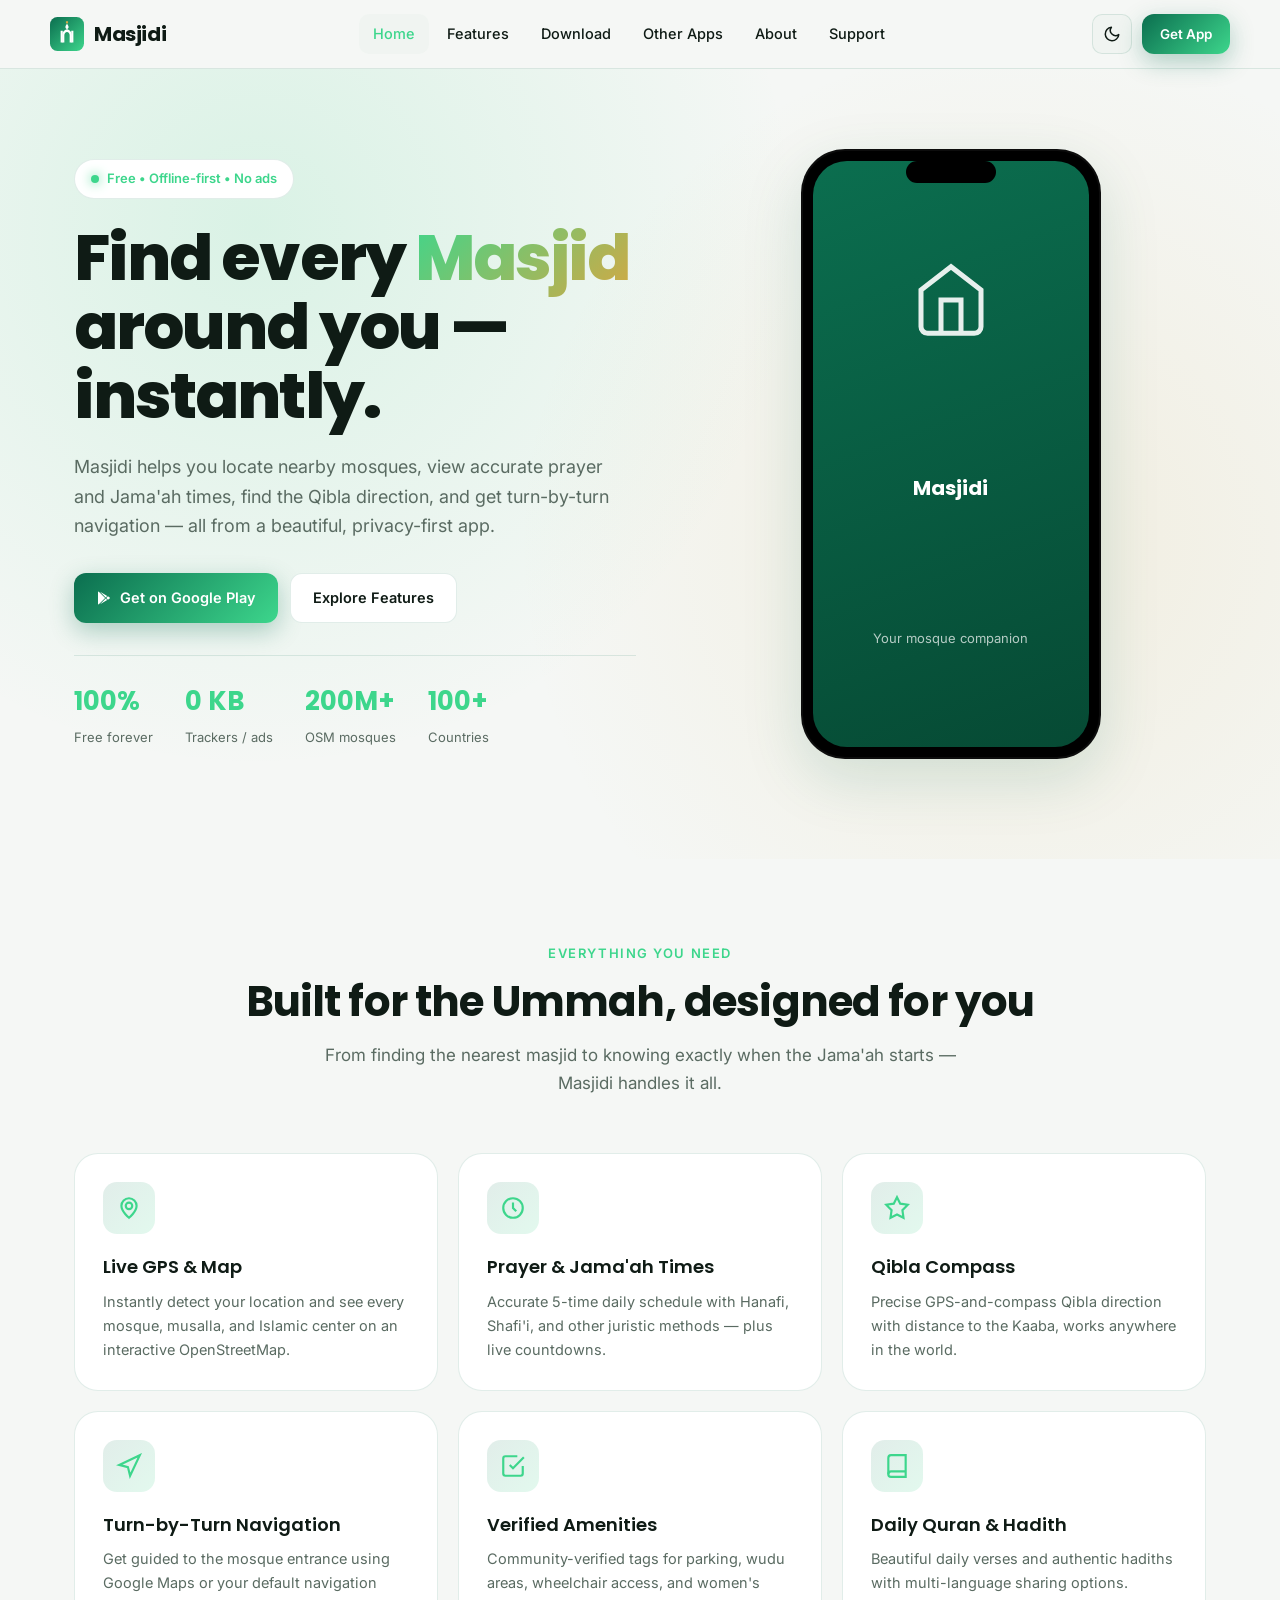
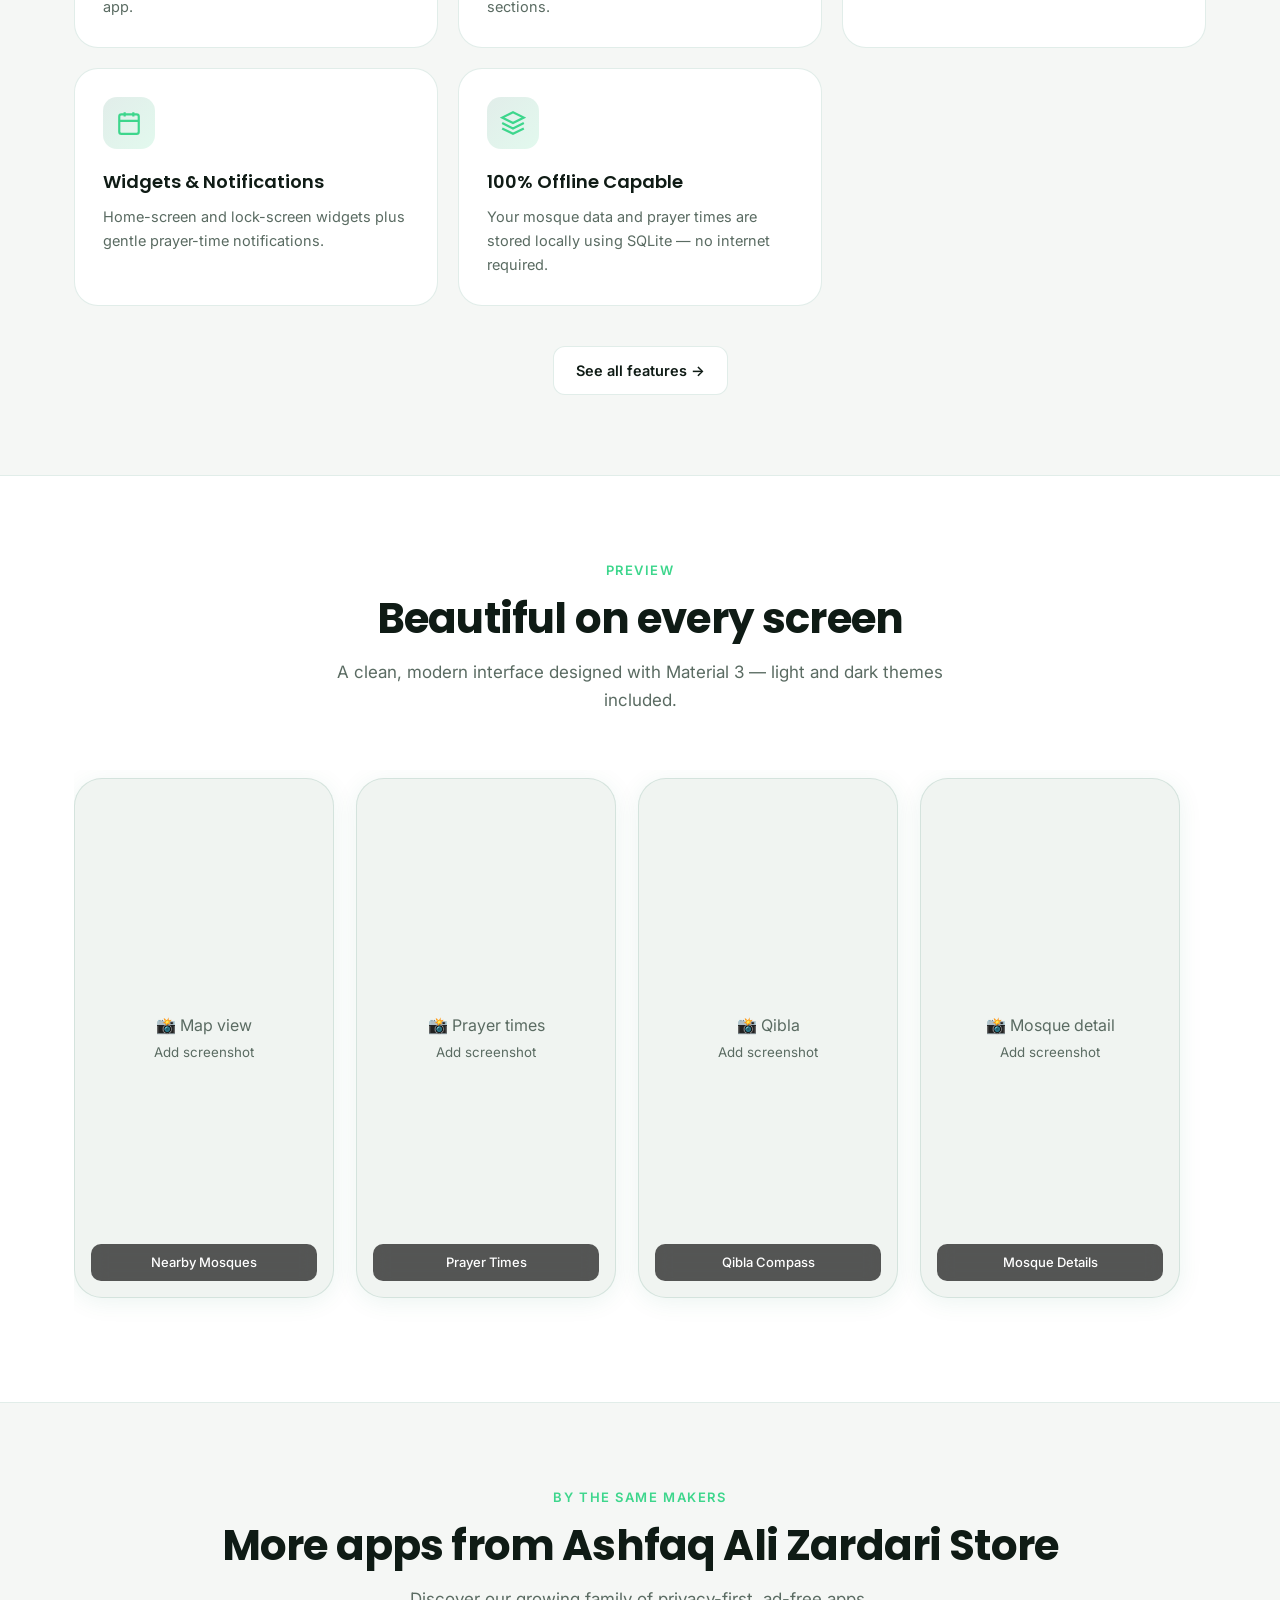
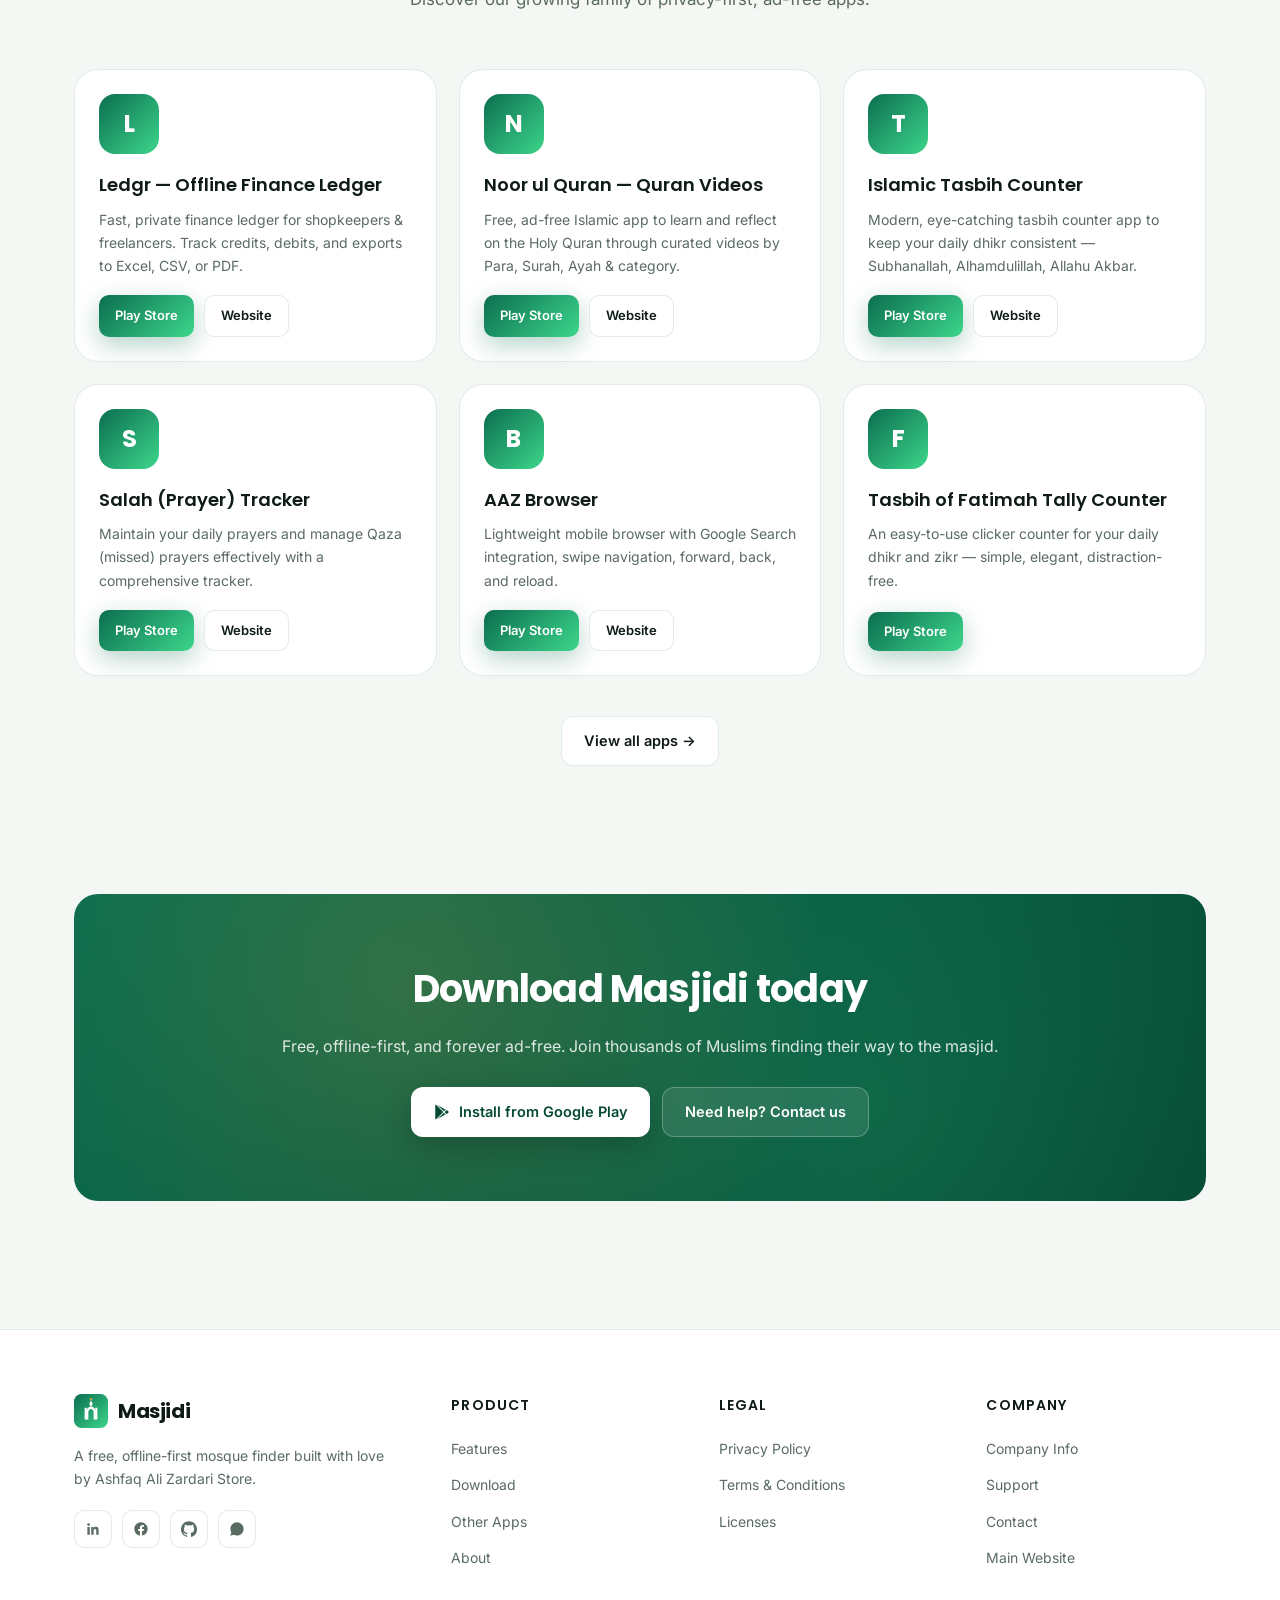
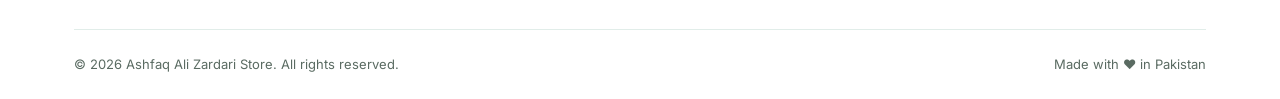
<file: index.html>
<!DOCTYPE html>
<html lang="en" data-theme="light">
<head>
<meta charset="UTF-8">
<meta name="viewport" content="width=device-width, initial-scale=1.0">
<title>Masjidi — Find Nearby Mosques, Prayer Times & Qibla | Free App</title>
<meta name="description" content="Masjidi is a free, offline-first mosque finder app. Locate nearby masjids, view prayer & Jama'ah times, get Qibla direction, and navigate turn-by-turn. By Ashfaq Ali Zardari Store.">
<meta name="keywords" content="mosque finder, masjid app, prayer times, qibla direction, jamaah times, jumuah times, islamic app, offline mosque finder, nearby masjid, masjidi">
<meta name="author" content="Ashfaq Ali Zardari Store">
<meta name="theme-color" content="#0B6E4F">
<link rel="canonical" href="https://ashfaqalizardaristoreinc.github.io/masjidi/">

<!-- Favicons -->
<link rel="icon" type="image/svg+xml" href="assets/favicon.svg">
<link rel="alternate icon" href="assets/favicon.svg">
<link rel="apple-touch-icon" href="assets/apple-touch-icon.png">
<link rel="manifest" href="assets/site.webmanifest">
<meta name="msapplication-config" content="assets/browserconfig.xml">
<meta name="msapplication-TileColor" content="#0B6E4F">

<!-- Open Graph -->
<meta property="og:type" content="website">
<meta property="og:title" content="Masjidi — Find Nearby Mosques, Prayer Times & Qibla">
<meta property="og:description" content="Free offline-first mosque finder with prayer times, Jama'ah schedules, Qibla compass, and turn-by-turn navigation.">
<meta property="og:url" content="https://ashfaqalizardaristoreinc.github.io/masjidi/">
<meta property="og:image" content="https://ashfaqalizardaristoreinc.github.io/masjidi/assets/og-image.png">
<meta property="og:site_name" content="Masjidi">
<meta property="og:locale" content="en_US">

<!-- Twitter -->
<meta name="twitter:card" content="summary_large_image">
<meta name="twitter:title" content="Masjidi — Find Nearby Mosques, Prayer Times & Qibla">
<meta name="twitter:description" content="Free offline-first mosque finder with prayer times, Jama'ah schedules, Qibla compass, and turn-by-turn navigation.">
<meta name="twitter:image" content="https://ashfaqalizardaristoreinc.github.io/masjidi/assets/og-image.png">

<link rel="preconnect" href="https://fonts.googleapis.com">
<link rel="preconnect" href="https://fonts.gstatic.com" crossorigin>
<link href="https://fonts.googleapis.com/css2?family=Inter:wght@400;500;600;700&family=Poppins:wght@500;600;700;800&display=swap" rel="stylesheet">
<link rel="stylesheet" href="css/style.css">

<!-- Structured Data -->
<script type="application/ld+json">
{
  "@context": "https://schema.org",
  "@type": "MobileApplication",
  "name": "Masjidi — Mosque Finder",
  "operatingSystem": "Android, iOS",
  "applicationCategory": "LifestyleApplication",
  "applicationSubCategory": "Religion",
  "description": "Masjidi is an offline-first mosque finder app that locates nearby masjids, shows prayer and Jama'ah times, provides Qibla direction, and offers turn-by-turn navigation.",
  "url": "https://ashfaqalizardaristoreinc.github.io/masjidi/",
  "downloadUrl": "https://play.google.com/store/apps/details?id=co.ashfaqalizardaristore.masjidi",
  "softwareVersion": "1.0.0",
  "offers": { "@type": "Offer", "price": "0", "priceCurrency": "USD" },
  "author": {
    "@type": "Organization",
    "name": "Ashfaq Ali Zardari Store",
    "url": "https://ashfaqalizardaristore.co/"
  },
  "aggregateRating": {
    "@type": "AggregateRating",
    "ratingValue": "4.9",
    "ratingCount": "120"
  }
}
</script>
</head>
<body>

<!-- ============ HEADER ============ -->
<header class="site-header">
  <div class="container nav">
    <a href="index.html" class="brand" aria-label="Masjidi home">
      <svg viewBox="0 0 64 64" aria-hidden="true"><defs><linearGradient id="bg" x1="0" y1="0" x2="1" y2="1"><stop offset="0" stop-color="#0B6E4F"/><stop offset="1" stop-color="#3DD68C"/></linearGradient></defs><rect width="64" height="64" rx="14" fill="url(#bg)"/><path fill="#fff" d="M32 12c-1 3-3 4-3 7 0 2 1.3 3.5 3 4-5 1-9 5.5-9 11v14h4V34c0-3.3 2.2-6 5-6s5 2.7 5 6v14h4V34c0-5.5-4-10-9-11 1.7-.5 3-2 3-4 0-3-2-4-3-7z"/><path fill="#fff" d="M20 26h4v22h-4zM40 26h4v22h-4z"/><path fill="#D4A843" d="M30 8h4v4h-4z"/></svg>
      Masjidi
    </a>
    <nav class="nav-links" aria-label="Primary">
      <a href="index.html">Home</a>
      <a href="features.html">Features</a>
      <a href="download.html">Download</a>
      <a href="apps.html">Other Apps</a>
      <a href="about.html">About</a>
      <a href="support.html">Support</a>
    </nav>
    <div class="nav-actions">
      <button class="theme-toggle" type="button" aria-label="Toggle theme">
        <svg viewBox="0 0 24 24" fill="none" stroke="currentColor" stroke-width="2" stroke-linecap="round" stroke-linejoin="round"><path d="M21 12.79A9 9 0 1 1 11.21 3 7 7 0 0 0 21 12.79z"/></svg>
      </button>
      <a href="download.html" class="btn btn-primary" style="padding:9px 18px;font-size:13.5px">Get App</a>
      <button class="hamburger" type="button" aria-label="Menu" aria-expanded="false">
        <svg width="24" height="24" viewBox="0 0 24 24" fill="none" stroke="currentColor" stroke-width="2" stroke-linecap="round"><path d="M3 6h18M3 12h18M3 18h18"/></svg>
      </button>
    </div>
  </div>
</header>

<!-- ============ HERO ============ -->
<section class="hero">
  <div class="container hero-grid">
    <div>
      <span class="hero-badge"><span class="dot"></span> Free • Offline-first • No ads</span>
      <h1>Find every <span class="grad">Masjid</span> around you — instantly.</h1>
      <p class="lead">Masjidi helps you locate nearby mosques, view accurate prayer and Jama'ah times, find the Qibla direction, and get turn-by-turn navigation — all from a beautiful, privacy-first app.</p>
      <div class="hero-cta">
        <a href="https://play.google.com/store/apps/details?id=co.ashfaqalizardaristore.masjidi" class="btn btn-primary" target="_blank" rel="noopener">
          <svg viewBox="0 0 24 24" fill="currentColor"><path d="M3,20.5V3.5C3,2.91 3.34,2.39 3.84,2.15L13.69,12L3.84,21.85C3.34,21.6 3,21.09 3,20.5M16.81,15.12L6.05,21.34L14.54,12.85L16.81,15.12M20.16,10.81C20.5,11.08 20.75,11.5 20.75,12C20.75,12.5 20.53,12.9 20.18,13.18L17.89,14.5L15.39,12L17.89,9.5L20.16,10.81M6.05,2.66L16.81,8.88L14.54,11.15L6.05,2.66Z"/></svg>
          Get on Google Play
        </a>
        <a href="features.html" class="btn btn-ghost">Explore Features</a>
      </div>
      <div class="hero-stats">
        <div class="stat"><b>100%</b><span>Free forever</span></div>
        <div class="stat"><b>0 KB</b><span>Trackers / ads</span></div>
        <div class="stat"><b>200M+</b><span>OSM mosques</span></div>
        <div class="stat"><b>100+</b><span>Countries</span></div>
      </div>
    </div>
    <div class="phone-wrap">
      <div class="phone">
        <div class="phone-notch"></div>
        <div class="phone-screen">
          <div class="phone-placeholder">
            <svg viewBox="0 0 24 24" fill="none" stroke="#fff" stroke-width="1.5"><path d="M12 2L3 9v11a2 2 0 0 0 2 2h14a2 2 0 0 0 2-2V9l-9-7z"/><path d="M9 22V12h6v10"/></svg>
            <h3>Masjidi</h3>
            <p>Your mosque companion</p>
          </div>
        </div>
      </div>
    </div>
  </div>
</section>

<!-- ============ FEATURES ============ -->
<section class="section" id="features">
  <div class="container">
    <div class="section-head">
      <span class="eyebrow">Everything you need</span>
      <h2>Built for the Ummah, designed for you</h2>
      <p>From finding the nearest masjid to knowing exactly when the Jama'ah starts — Masjidi handles it all.</p>
    </div>
    <div class="features-grid">
      <div class="feature-card">
        <div class="feature-icon"><svg viewBox="0 0 24 24" fill="none" stroke="currentColor" stroke-width="2"><path d="M12 21s-7-5.5-7-11a7 7 0 1 1 14 0c0 5.5-7 11-7 11z"/><circle cx="12" cy="10" r="3"/></svg></div>
        <h3>Live GPS & Map</h3>
        <p>Instantly detect your location and see every mosque, musalla, and Islamic center on an interactive OpenStreetMap.</p>
      </div>
      <div class="feature-card">
        <div class="feature-icon"><svg viewBox="0 0 24 24" fill="none" stroke="currentColor" stroke-width="2"><circle cx="12" cy="12" r="9"/><path d="M12 7v5l3 3"/></svg></div>
        <h3>Prayer & Jama'ah Times</h3>
        <p>Accurate 5-time daily schedule with Hanafi, Shafi'i, and other juristic methods — plus live countdowns.</p>
      </div>
      <div class="feature-card">
        <div class="feature-icon"><svg viewBox="0 0 24 24" fill="none" stroke="currentColor" stroke-width="2"><path d="M12 2l3 6 7 1-5 5 1 7-6-3-6 3 1-7-5-5 7-1z"/></svg></div>
        <h3>Qibla Compass</h3>
        <p>Precise GPS-and-compass Qibla direction with distance to the Kaaba, works anywhere in the world.</p>
      </div>
      <div class="feature-card">
        <div class="feature-icon"><svg viewBox="0 0 24 24" fill="none" stroke="currentColor" stroke-width="2"><path d="M3 11l19-9-9 19-2-8-8-2z"/></svg></div>
        <h3>Turn-by-Turn Navigation</h3>
        <p>Get guided to the mosque entrance using Google Maps or your default navigation app.</p>
      </div>
      <div class="feature-card">
        <div class="feature-icon"><svg viewBox="0 0 24 24" fill="none" stroke="currentColor" stroke-width="2"><path d="M9 11l3 3L22 4M21 12v7a2 2 0 0 1-2 2H5a2 2 0 0 1-2-2V5a2 2 0 0 1 2-2h11"/></svg></div>
        <h3>Verified Amenities</h3>
        <p>Community-verified tags for parking, wudu areas, wheelchair access, and women's sections.</p>
      </div>
      <div class="feature-card">
        <div class="feature-icon"><svg viewBox="0 0 24 24" fill="none" stroke="currentColor" stroke-width="2"><path d="M4 19.5A2.5 2.5 0 0 1 6.5 17H20"/><path d="M6.5 2H20v20H6.5A2.5 2.5 0 0 1 4 19.5v-15A2.5 2.5 0 0 1 6.5 2z"/></svg></div>
        <h3>Daily Quran & Hadith</h3>
        <p>Beautiful daily verses and authentic hadiths with multi-language sharing options.</p>
      </div>
      <div class="feature-card">
        <div class="feature-icon"><svg viewBox="0 0 24 24" fill="none" stroke="currentColor" stroke-width="2"><rect x="3" y="4" width="18" height="18" rx="2"/><path d="M16 2v4M8 2v4M3 10h18"/></svg></div>
        <h3>Widgets & Notifications</h3>
        <p>Home-screen and lock-screen widgets plus gentle prayer-time notifications.</p>
      </div>
      <div class="feature-card">
        <div class="feature-icon"><svg viewBox="0 0 24 24" fill="none" stroke="currentColor" stroke-width="2"><path d="M12 2L2 7l10 5 10-5z"/><path d="M2 17l10 5 10-5M2 12l10 5 10-5"/></svg></div>
        <h3>100% Offline Capable</h3>
        <p>Your mosque data and prayer times are stored locally using SQLite — no internet required.</p>
      </div>
    </div>
    <div style="text-align:center;margin-top:40px">
      <a href="features.html" class="btn btn-ghost">See all features →</a>
    </div>
  </div>
</section>

<!-- ============ SCREENSHOTS ============ -->
<section class="section" style="background:var(--bg-alt);border-top:1px solid var(--border);border-bottom:1px solid var(--border)">
  <div class="container">
    <div class="section-head">
      <span class="eyebrow">Preview</span>
      <h2>Beautiful on every screen</h2>
      <p>A clean, modern interface designed with Material 3 — light and dark themes included.</p>
    </div>
    <div class="shots-scroll">
      <div class="shot"><div class="shot-placeholder"><p>📸 Map view<br><small>Add screenshot</small></p></div><span class="shot-label">Nearby Mosques</span></div>
      <div class="shot"><div class="shot-placeholder"><p>📸 Prayer times<br><small>Add screenshot</small></p></div><span class="shot-label">Prayer Times</span></div>
      <div class="shot"><div class="shot-placeholder"><p>📸 Qibla<br><small>Add screenshot</small></p></div><span class="shot-label">Qibla Compass</span></div>
      <div class="shot"><div class="shot-placeholder"><p>📸 Mosque detail<br><small>Add screenshot</small></p></div><span class="shot-label">Mosque Details</span></div>
      <div class="shot"><div class="shot-placeholder"><p>📸 Quran<br><small>Add screenshot</small></p></div><span class="shot-label">Daily Quran</span></div>
      <div class="shot"><div class="shot-placeholder"><p>📸 Dark mode<br><small>Add screenshot</small></p></div><span class="shot-label">Dark Theme</span></div>
    </div>
  </div>
</section>

<!-- ============ OTHER APPS ============ -->
<section class="section">
  <div class="container">
    <div class="section-head">
      <span class="eyebrow">By the same makers</span>
      <h2>More apps from Ashfaq Ali Zardari Store</h2>
      <p>Discover our growing family of privacy-first, ad-free apps.</p>
    </div>
    <div class="apps-grid">
      <div class="app-card">
        <div class="app-icon">L</div>
        <h3>Ledgr — Offline Finance Ledger</h3>
        <p>Fast, private finance ledger for shopkeepers & freelancers. Track credits, debits, and exports to Excel, CSV, or PDF.</p>
        <div class="app-links">
          <a href="https://play.google.com/store/apps/details?id=io.github.ashfaqalizardaristoreinc.ledgr" class="btn btn-primary" target="_blank" rel="noopener">Play Store</a>
          <a href="https://ashfaqalizardaristoreinc.github.io/Ledgr/" class="btn btn-ghost" target="_blank" rel="noopener">Website</a>
        </div>
      </div>
      <div class="app-card">
        <div class="app-icon">N</div>
        <h3>Noor ul Quran — Quran Videos</h3>
        <p>Free, ad-free Islamic app to learn and reflect on the Holy Quran through curated videos by Para, Surah, Ayah & category.</p>
        <div class="app-links">
          <a href="https://play.google.com/store/apps/details?id=io.github.ashfaqalizardaristoreinc.idla" class="btn btn-primary" target="_blank" rel="noopener">Play Store</a>
          <a href="https://ashfaqalizardaristoreinc.github.io/IDLA/" class="btn btn-ghost" target="_blank" rel="noopener">Website</a>
        </div>
      </div>
      <div class="app-card">
        <div class="app-icon">T</div>
        <h3>Islamic Tasbih Counter</h3>
        <p>Modern, eye-catching tasbih counter app to keep your daily dhikr consistent — Subhanallah, Alhamdulillah, Allahu Akbar.</p>
        <div class="app-links">
          <a href="https://play.google.com/store/apps/details?id=io.github.ashfaqalizardaristoreinc.tasbihapp" class="btn btn-primary" target="_blank" rel="noopener">Play Store</a>
          <a href="https://ashfaqalizardaristoreinc.github.io/tasbihapp/" class="btn btn-ghost" target="_blank" rel="noopener">Website</a>
        </div>
      </div>
      <div class="app-card">
        <div class="app-icon">S</div>
        <h3>Salah (Prayer) Tracker</h3>
        <p>Maintain your daily prayers and manage Qaza (missed) prayers effectively with a comprehensive tracker.</p>
        <div class="app-links">
          <a href="https://play.google.com/store/apps/details?id=io.github.ashfaqalizardaristoreinc.salah_prayer.salahprayerapp" class="btn btn-primary" target="_blank" rel="noopener">Play Store</a>
          <a href="https://ashfaqalizardaristoreinc.github.io/Salah_Prayer/" class="btn btn-ghost" target="_blank" rel="noopener">Website</a>
        </div>
      </div>
      <div class="app-card">
        <div class="app-icon">B</div>
        <h3>AAZ Browser</h3>
        <p>Lightweight mobile browser with Google Search integration, swipe navigation, forward, back, and reload.</p>
        <div class="app-links">
          <a href="https://play.google.com/store/apps/details?id=com.ashfaqalizardaristore.aazbrowserapp" class="btn btn-primary" target="_blank" rel="noopener">Play Store</a>
          <a href="https://ashfaqalizardaristoreinc.github.io/aazbrowserapp/" class="btn btn-ghost" target="_blank" rel="noopener">Website</a>
        </div>
      </div>
      <div class="app-card">
        <div class="app-icon">F</div>
        <h3>Tasbih of Fatimah Tally Counter</h3>
        <p>An easy-to-use clicker counter for your daily dhikr and zikr — simple, elegant, distraction-free.</p>
        <div class="app-links">
          <a href="https://play.google.com/store/apps/details?id=com.ashfaqalizardaristore.tasbihoffatimahapp.v2" class="btn btn-primary" target="_blank" rel="noopener">Play Store</a>
        </div>
      </div>
    </div>
    <div style="text-align:center;margin-top:40px">
      <a href="apps.html" class="btn btn-ghost">View all apps →</a>
    </div>
  </div>
</section>

<!-- ============ CTA ============ -->
<section class="section-sm">
  <div class="container">
    <div class="cta">
      <h2>Download Masjidi today</h2>
      <p>Free, offline-first, and forever ad-free. Join thousands of Muslims finding their way to the masjid.</p>
      <div style="display:flex;gap:12px;justify-content:center;flex-wrap:wrap">
        <a href="https://play.google.com/store/apps/details?id=co.ashfaqalizardaristore.masjidi" class="btn btn-primary" target="_blank" rel="noopener">
          <svg viewBox="0 0 24 24" fill="currentColor" style="width:18px;height:18px"><path d="M3,20.5V3.5C3,2.91 3.34,2.39 3.84,2.15L13.69,12L3.84,21.85C3.34,21.6 3,21.09 3,20.5M16.81,15.12L6.05,21.34L14.54,12.85L16.81,15.12M20.16,10.81C20.5,11.08 20.75,11.5 20.75,12C20.75,12.5 20.53,12.9 20.18,13.18L17.89,14.5L15.39,12L17.89,9.5L20.16,10.81M6.05,2.66L16.81,8.88L14.54,11.15L6.05,2.66Z"/></svg>
          Install from Google Play
        </a>
        <a href="support.html" class="btn btn-ghost">Need help? Contact us</a>
      </div>
    </div>
  </div>
</section>

<!-- ============ FOOTER ============ -->
<footer class="site-footer">
  <div class="container">
    <div class="footer-grid">
      <div class="footer-brand">
        <a href="index.html" class="brand">
          <svg viewBox="0 0 64 64" aria-hidden="true"><defs><linearGradient id="fg" x1="0" y1="0" x2="1" y2="1"><stop offset="0" stop-color="#0B6E4F"/><stop offset="1" stop-color="#3DD68C"/></linearGradient></defs><rect width="64" height="64" rx="14" fill="url(#fg)"/><path fill="#fff" d="M32 12c-1 3-3 4-3 7 0 2 1.3 3.5 3 4-5 1-9 5.5-9 11v14h4V34c0-3.3 2.2-6 5-6s5 2.7 5 6v14h4V34c0-5.5-4-10-9-11 1.7-.5 3-2 3-4 0-3-2-4-3-7z"/><path fill="#fff" d="M20 26h4v22h-4zM40 26h4v22h-4z"/><path fill="#D4A843" d="M30 8h4v4h-4z"/></svg>
          Masjidi
        </a>
        <p>A free, offline-first mosque finder built with love by Ashfaq Ali Zardari Store.</p>
        <div class="social">
          <a href="https://www.linkedin.com/in/AshfaqAliZardariStore" target="_blank" rel="noopener" aria-label="LinkedIn"><svg viewBox="0 0 24 24" fill="currentColor"><path d="M20.45 20.45h-3.55v-5.57c0-1.33-.02-3.04-1.85-3.04-1.85 0-2.14 1.45-2.14 2.95v5.66H9.36V9h3.41v1.56h.05c.48-.9 1.63-1.85 3.36-1.85 3.59 0 4.25 2.36 4.25 5.44v6.3zM5.34 7.43a2.06 2.06 0 1 1 0-4.13 2.06 2.06 0 0 1 0 4.13zM7.12 20.45H3.56V9h3.56v11.45z"/></svg></a>
          <a href="https://www.facebook.com/AshfaqAliZardariStoreLLP" target="_blank" rel="noopener" aria-label="Facebook"><svg viewBox="0 0 24 24" fill="currentColor"><path d="M22 12.06C22 6.5 17.52 2 12 2S2 6.5 2 12.06c0 5.02 3.66 9.18 8.44 9.94v-7.03H7.9v-2.9h2.54V9.85c0-2.52 1.5-3.91 3.78-3.91 1.1 0 2.24.2 2.24.2v2.47h-1.26c-1.24 0-1.63.78-1.63 1.57v1.88h2.78l-.45 2.9h-2.33v7.03C18.34 21.24 22 17.08 22 12.06z"/></svg></a>
          <a href="https://github.com/AshfaqAliZardariStoreInc" target="_blank" rel="noopener" aria-label="GitHub"><svg viewBox="0 0 24 24" fill="currentColor"><path d="M12 .5C5.37.5 0 5.87 0 12.5c0 5.3 3.44 9.8 8.21 11.39.6.11.82-.26.82-.58v-2.02c-3.34.72-4.04-1.6-4.04-1.6-.55-1.4-1.34-1.77-1.34-1.77-1.1-.75.08-.73.08-.73 1.21.09 1.85 1.25 1.85 1.25 1.08 1.84 2.83 1.31 3.52 1 .11-.78.42-1.31.77-1.61-2.67-.3-5.47-1.34-5.47-5.94 0-1.31.47-2.38 1.24-3.22-.12-.3-.54-1.52.12-3.17 0 0 1.01-.32 3.3 1.23a11.46 11.46 0 0 1 6 0c2.29-1.55 3.3-1.23 3.3-1.23.66 1.65.24 2.87.12 3.17.77.84 1.24 1.91 1.24 3.22 0 4.61-2.81 5.63-5.48 5.93.43.37.81 1.1.81 2.22v3.29c0 .32.22.7.82.58A12 12 0 0 0 24 12.5C24 5.87 18.63.5 12 .5z"/></svg></a>
          <a href="https://api.whatsapp.com/send?phone=923308060604" target="_blank" rel="noopener" aria-label="WhatsApp"><svg viewBox="0 0 24 24" fill="currentColor"><path d="M17.47 14.38c-.3-.15-1.77-.87-2.04-.97-.27-.1-.47-.15-.67.15-.2.3-.77.97-.95 1.17-.17.2-.35.22-.65.07-.3-.15-1.26-.46-2.4-1.48-.89-.79-1.49-1.77-1.66-2.07-.17-.3-.02-.46.13-.61.13-.13.3-.35.45-.52.15-.17.2-.3.3-.5.1-.2.05-.37-.02-.52-.07-.15-.67-1.62-.92-2.22-.24-.58-.49-.5-.67-.51h-.57c-.2 0-.52.07-.8.37-.27.3-1.04 1.02-1.04 2.48s1.07 2.88 1.22 3.08c.15.2 2.11 3.22 5.11 4.51.71.31 1.27.49 1.7.62.72.23 1.37.2 1.88.12.57-.08 1.77-.72 2.02-1.42.25-.7.25-1.29.17-1.42-.07-.13-.27-.2-.57-.35zM12.04 2C6.58 2 2.13 6.45 2.13 11.91c0 1.75.46 3.46 1.32 4.96L2 22l5.25-1.38c1.45.79 3.08 1.21 4.79 1.21 5.46 0 9.91-4.45 9.91-9.91S17.5 2 12.04 2z"/></svg></a>
        </div>
      </div>
      <div class="footer-col">
        <h4>Product</h4>
        <ul>
          <li><a href="features.html">Features</a></li>
          <li><a href="download.html">Download</a></li>
          <li><a href="apps.html">Other Apps</a></li>
          <li><a href="about.html">About</a></li>
        </ul>
      </div>
      <div class="footer-col">
        <h4>Legal</h4>
        <ul>
          <li><a href="privacy.html">Privacy Policy</a></li>
          <li><a href="terms.html">Terms & Conditions</a></li>
          <li><a href="license.html">Licenses</a></li>
        </ul>
      </div>
      <div class="footer-col">
        <h4>Company</h4>
        <ul>
          <li><a href="company.html">Company Info</a></li>
          <li><a href="support.html">Support</a></li>
          <li><a href="contact.html">Contact</a></li>
          <li><a href="https://ashfaqalizardaristore.co/" target="_blank" rel="noopener">Main Website</a></li>
        </ul>
      </div>
    </div>
    <div class="footer-bottom">
      <span>© <span id="year">2026</span> Ashfaq Ali Zardari Store. All rights reserved.</span>
      <span>Made with ❤️ in Pakistan</span>
    </div>
  </div>
</footer>

<script src="js/main.js"></script>
<script>document.getElementById('year').textContent = new Date().getFullYear();</script>
</body>
</html>
</file>
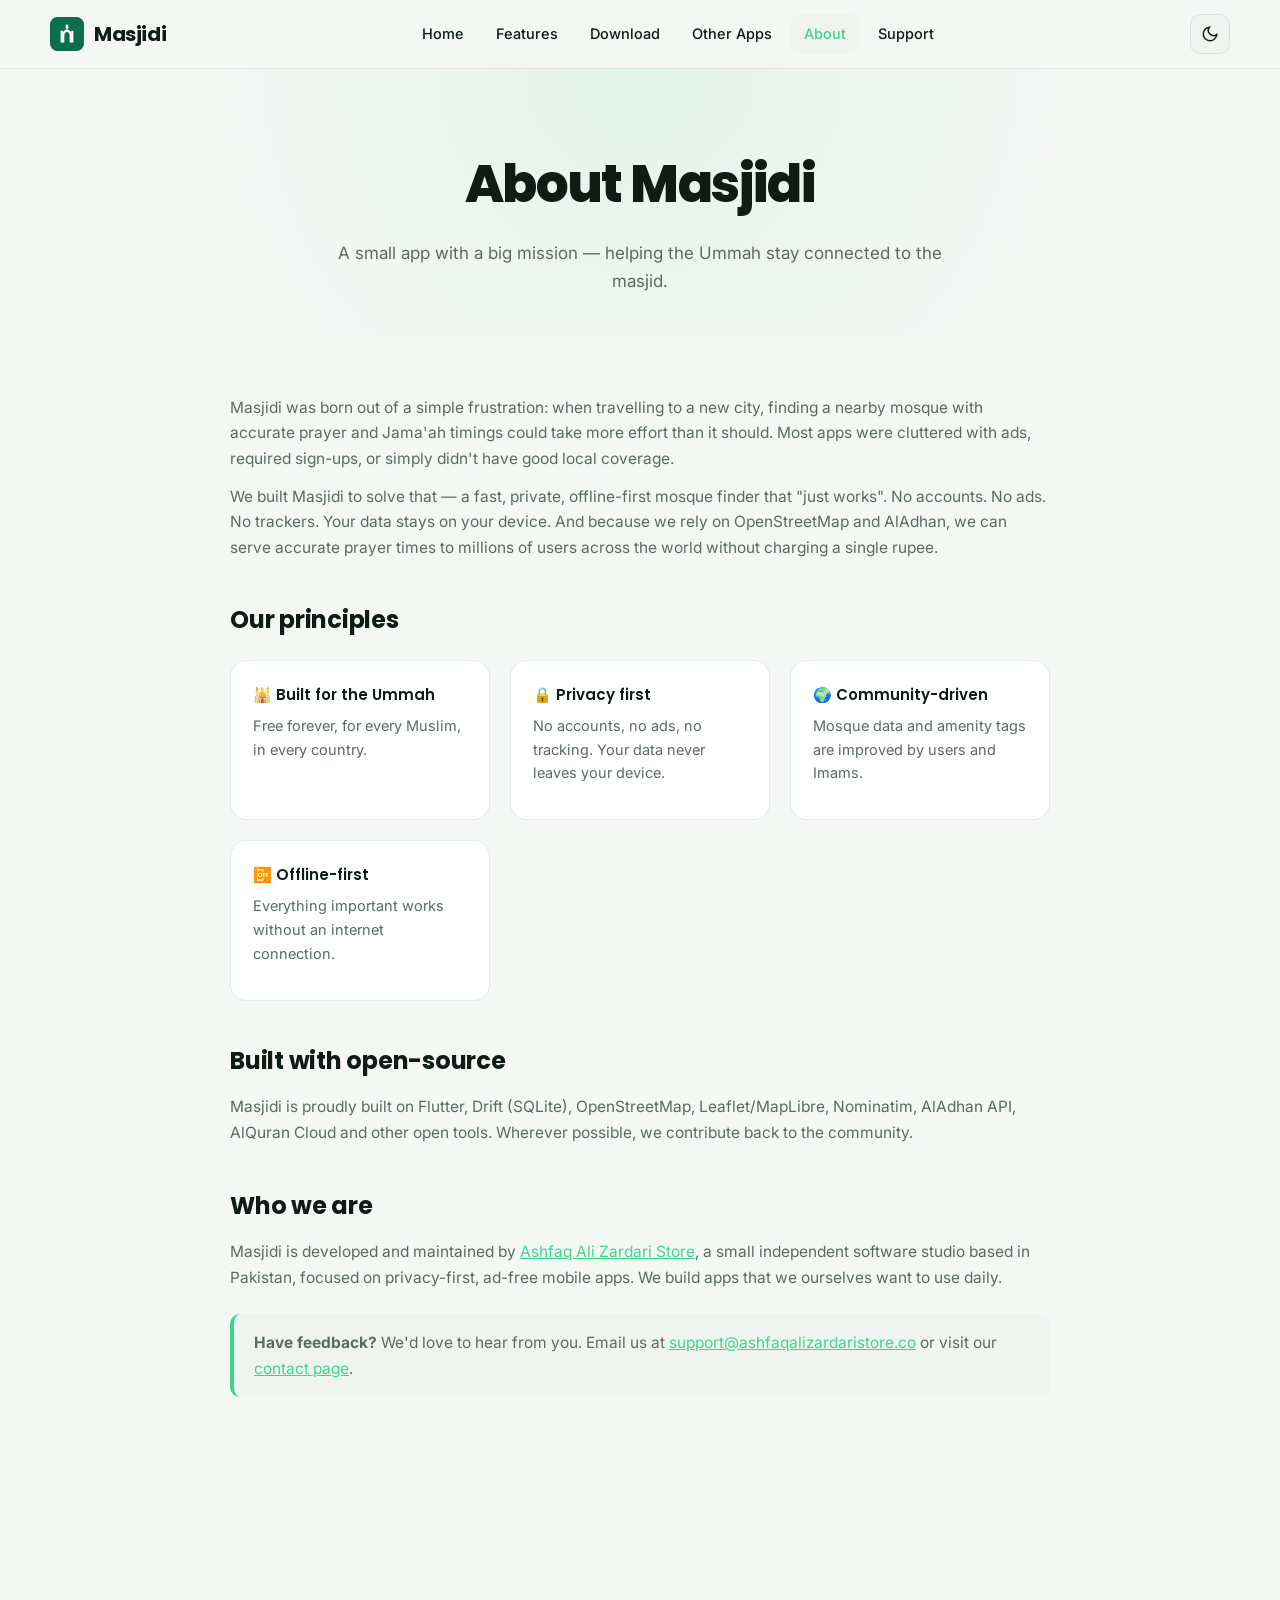
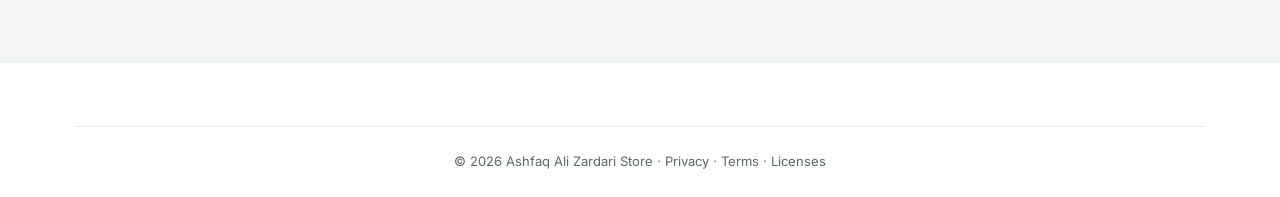
<file: about.html>
<!DOCTYPE html>
<html lang="en" data-theme="light">
<head>
<meta charset="UTF-8">
<meta name="viewport" content="width=device-width, initial-scale=1.0">
<title>About Masjidi — A Free Mosque Finder by Ashfaq Ali Zardari Store</title>
<meta name="description" content="Learn about Masjidi, the free offline-first mosque finder app, and the mission behind it — built by Ashfaq Ali Zardari Store in Pakistan.">
<meta name="keywords" content="about masjidi, mosque finder story, ashfaq ali zardari store, islamic app developer pakistan">
<meta name="theme-color" content="#0B6E4F">
<link rel="canonical" href="https://ashfaqalizardaristoreinc.github.io/masjidi/about.html">
<link rel="icon" type="image/svg+xml" href="assets/favicon.svg">
<link rel="manifest" href="assets/site.webmanifest">
<meta property="og:type" content="website">
<meta property="og:title" content="About Masjidi — Free Mosque Finder App">
<meta property="og:url" content="https://ashfaqalizardaristoreinc.github.io/masjidi/about.html">
<link rel="preconnect" href="https://fonts.googleapis.com">
<link href="https://fonts.googleapis.com/css2?family=Inter:wght@400;500;600;700&family=Poppins:wght@500;600;700;800&display=swap" rel="stylesheet">
<link rel="stylesheet" href="css/style.css">
</head>
<body>
<header class="site-header">
  <div class="container nav">
    <a href="index.html" class="brand"><svg viewBox="0 0 64 64"><rect width="64" height="64" rx="14" fill="#0B6E4F"/><path fill="#fff" d="M32 12c-1 3-3 4-3 7 0 2 1.3 3.5 3 4-5 1-9 5.5-9 11v14h4V34c0-3.3 2.2-6 5-6s5 2.7 5 6v14h4V34c0-5.5-4-10-9-11 1.7-.5 3-2 3-4 0-3-2-4-3-7z"/><path fill="#fff" d="M20 26h4v22h-4zM40 26h4v22h-4z"/></svg>Masjidi</a>
    <nav class="nav-links"><a href="index.html">Home</a><a href="features.html">Features</a><a href="download.html">Download</a><a href="apps.html">Other Apps</a><a href="about.html">About</a><a href="support.html">Support</a></nav>
    <div class="nav-actions">
      <button class="theme-toggle" type="button" aria-label="Toggle theme"><svg viewBox="0 0 24 24" fill="none" stroke="currentColor" stroke-width="2"><path d="M21 12.79A9 9 0 1 1 11.21 3 7 7 0 0 0 21 12.79z"/></svg></button>
      <button class="hamburger" type="button" aria-label="Menu" aria-expanded="false"><svg width="24" height="24" viewBox="0 0 24 24" fill="none" stroke="currentColor" stroke-width="2"><path d="M3 6h18M3 12h18M3 18h18"/></svg></button>
    </div>
  </div>
</header>

<section class="page-head">
  <div class="container">
    <h1>About Masjidi</h1>
    <p>A small app with a big mission — helping the Ummah stay connected to the masjid.</p>
  </div>
</section>

<section class="section" style="padding-top:20px">
  <div class="container content">
    <p>Masjidi was born out of a simple frustration: when travelling to a new city, finding a nearby mosque with accurate prayer and Jama'ah timings could take more effort than it should. Most apps were cluttered with ads, required sign-ups, or simply didn't have good local coverage.</p>

    <p>We built Masjidi to solve that — a fast, private, offline-first mosque finder that "just works". No accounts. No ads. No trackers. Your data stays on your device. And because we rely on OpenStreetMap and AlAdhan, we can serve accurate prayer times to millions of users across the world without charging a single rupee.</p>

    <h2>Our principles</h2>
    <div class="info-grid" style="margin-top:20px">
      <div class="info-card"><h4>🕌 Built for the Ummah</h4><p>Free forever, for every Muslim, in every country.</p></div>
      <div class="info-card"><h4>🔒 Privacy first</h4><p>No accounts, no ads, no tracking. Your data never leaves your device.</p></div>
      <div class="info-card"><h4>🌍 Community-driven</h4><p>Mosque data and amenity tags are improved by users and Imams.</p></div>
      <div class="info-card"><h4>📴 Offline-first</h4><p>Everything important works without an internet connection.</p></div>
    </div>

    <h2>Built with open-source</h2>
    <p>Masjidi is proudly built on Flutter, Drift (SQLite), OpenStreetMap, Leaflet/MapLibre, Nominatim, AlAdhan API, AlQuran Cloud and other open tools. Wherever possible, we contribute back to the community.</p>

    <h2>Who we are</h2>
    <p>Masjidi is developed and maintained by <a href="company.html">Ashfaq Ali Zardari Store</a>, a small independent software studio based in Pakistan, focused on privacy-first, ad-free mobile apps. We build apps that we ourselves want to use daily.</p>

    <div class="callout">
      <p><strong>Have feedback?</strong> We'd love to hear from you. Email us at <a href="mailto:support@ashfaqalizardaristore.co">support@ashfaqalizardaristore.co</a> or visit our <a href="contact.html">contact page</a>.</p>
    </div>
  </div>
</section>

<footer class="site-footer">
  <div class="container"><div class="footer-bottom" style="justify-content:center;text-align:center">
    <span>© <span id="year"></span> Ashfaq Ali Zardari Store · <a href="privacy.html">Privacy</a> · <a href="terms.html">Terms</a> · <a href="license.html">Licenses</a></span>
  </div></div>
</footer>
<script src="js/main.js"></script><script>document.getElementById('year').textContent=new Date().getFullYear();</script>
</body>
</html>
</file>
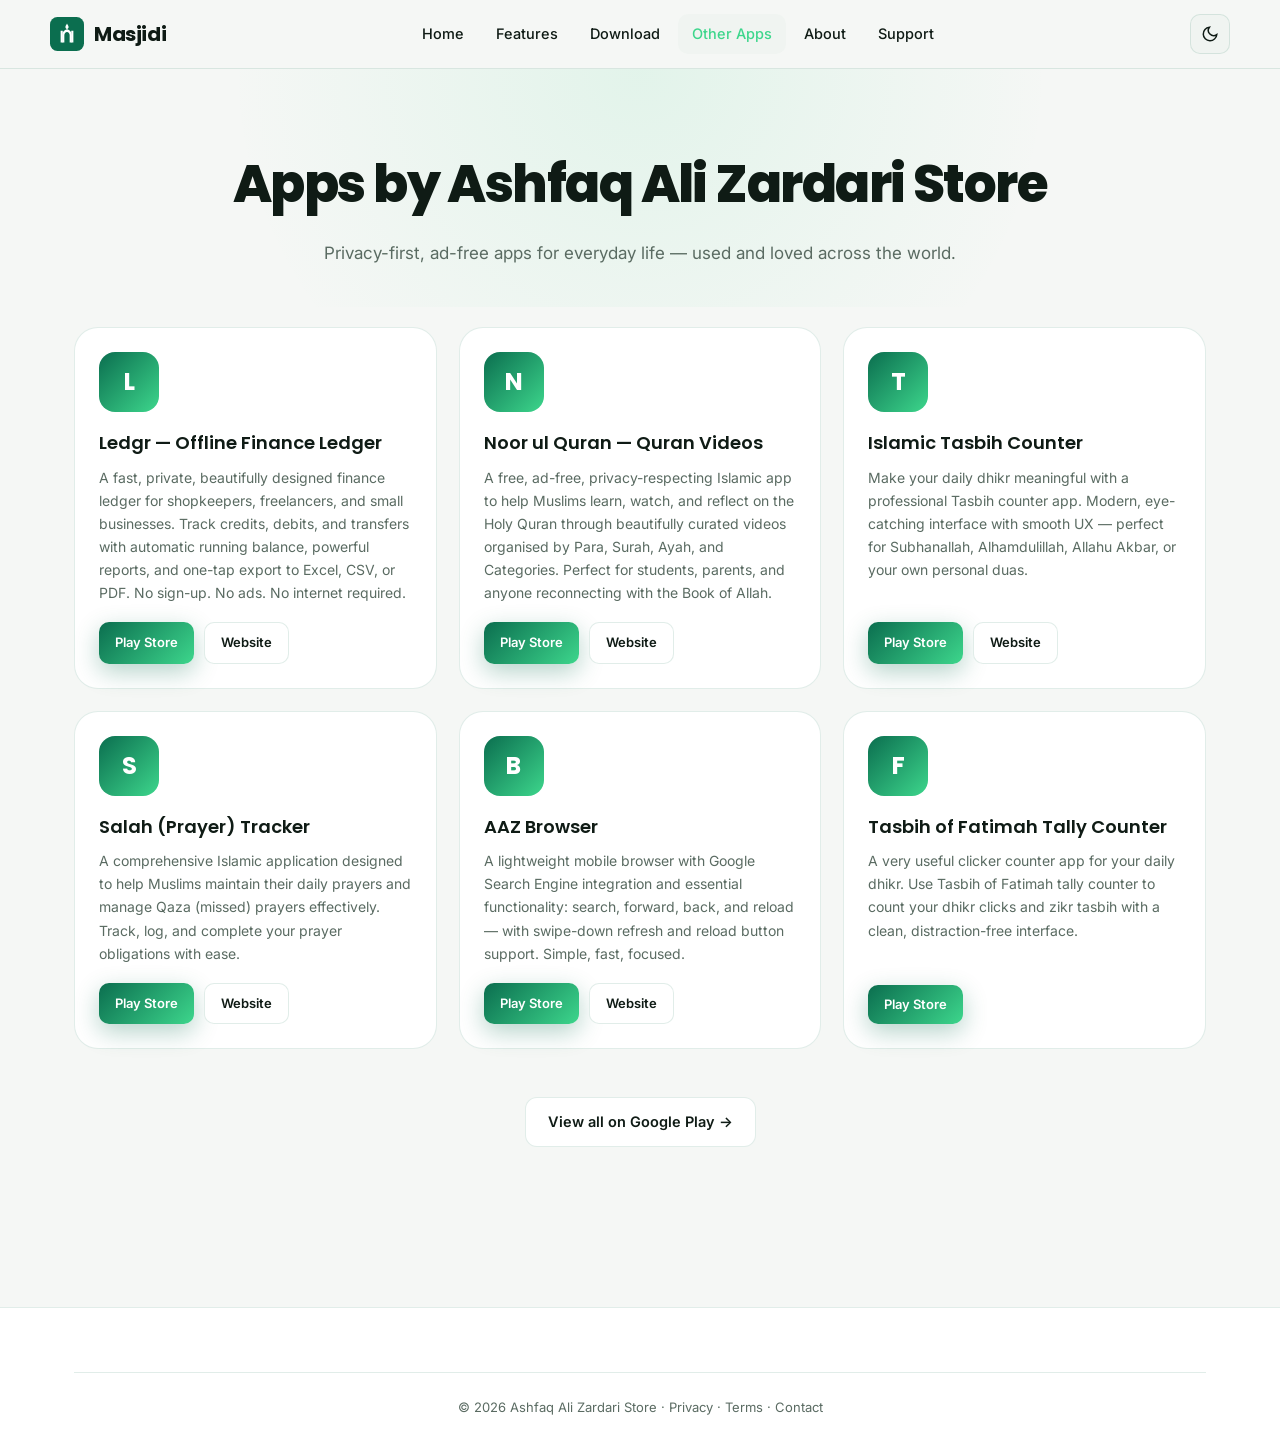
<file: apps.html>
<!DOCTYPE html>
<html lang="en" data-theme="light">
<head>
<meta charset="UTF-8">
<meta name="viewport" content="width=device-width, initial-scale=1.0">
<title>Other Apps by Ashfaq Ali Zardari Store — Ledgr, Noor ul Quran, Tasbih</title>
<meta name="description" content="Discover all apps by Ashfaq Ali Zardari Store: Ledgr finance ledger, Noor ul Quran videos, Islamic Tasbih Counter, Salah prayer tracker, and AAZ Browser.">
<meta name="keywords" content="ashfaq ali zardari store apps, ledgr app, noor ul quran, islamic tasbih counter, salah tracker, aaz browser">
<meta name="theme-color" content="#0B6E4F">
<link rel="canonical" href="https://ashfaqalizardaristoreinc.github.io/masjidi/apps.html">
<link rel="icon" type="image/svg+xml" href="assets/favicon.svg">
<link rel="manifest" href="assets/site.webmanifest">
<meta property="og:type" content="website">
<meta property="og:title" content="Other Apps by Ashfaq Ali Zardari Store">
<meta property="og:description" content="Ledgr, Noor ul Quran, Islamic Tasbih Counter, Salah Prayer, AAZ Browser and more.">
<meta property="og:url" content="https://ashfaqalizardaristoreinc.github.io/masjidi/apps.html">
<meta property="og:image" content="https://ashfaqalizardaristoreinc.github.io/masjidi/assets/og-image.png">
<link rel="preconnect" href="https://fonts.googleapis.com">
<link href="https://fonts.googleapis.com/css2?family=Inter:wght@400;500;600;700&family=Poppins:wght@500;600;700;800&display=swap" rel="stylesheet">
<link rel="stylesheet" href="css/style.css">
</head>
<body>
<header class="site-header">
  <div class="container nav">
    <a href="index.html" class="brand"><svg viewBox="0 0 64 64"><rect width="64" height="64" rx="14" fill="#0B6E4F"/><path fill="#fff" d="M32 12c-1 3-3 4-3 7 0 2 1.3 3.5 3 4-5 1-9 5.5-9 11v14h4V34c0-3.3 2.2-6 5-6s5 2.7 5 6v14h4V34c0-5.5-4-10-9-11 1.7-.5 3-2 3-4 0-3-2-4-3-7z"/><path fill="#fff" d="M20 26h4v22h-4zM40 26h4v22h-4z"/></svg>Masjidi</a>
    <nav class="nav-links"><a href="index.html">Home</a><a href="features.html">Features</a><a href="download.html">Download</a><a href="apps.html">Other Apps</a><a href="about.html">About</a><a href="support.html">Support</a></nav>
    <div class="nav-actions">
      <button class="theme-toggle" type="button" aria-label="Toggle theme"><svg viewBox="0 0 24 24" fill="none" stroke="currentColor" stroke-width="2"><path d="M21 12.79A9 9 0 1 1 11.21 3 7 7 0 0 0 21 12.79z"/></svg></button>
      <button class="hamburger" type="button" aria-label="Menu" aria-expanded="false"><svg width="24" height="24" viewBox="0 0 24 24" fill="none" stroke="currentColor" stroke-width="2"><path d="M3 6h18M3 12h18M3 18h18"/></svg></button>
    </div>
  </div>
</header>

<section class="page-head">
  <div class="container">
    <h1>Apps by Ashfaq Ali Zardari Store</h1>
    <p>Privacy-first, ad-free apps for everyday life — used and loved across the world.</p>
  </div>
</section>

<section class="section" style="padding-top:20px">
  <div class="container">
    <div class="apps-grid">

      <div class="app-card">
        <div class="app-icon">L</div>
        <h3>Ledgr — Offline Finance Ledger</h3>
        <p>A fast, private, beautifully designed finance ledger for shopkeepers, freelancers, and small businesses. Track credits, debits, and transfers with automatic running balance, powerful reports, and one-tap export to Excel, CSV, or PDF. No sign-up. No ads. No internet required.</p>
        <div class="app-links">
          <a href="https://play.google.com/store/apps/details?id=io.github.ashfaqalizardaristoreinc.ledgr" class="btn btn-primary" target="_blank" rel="noopener">Play Store</a>
          <a href="https://ashfaqalizardaristoreinc.github.io/Ledgr/" class="btn btn-ghost" target="_blank" rel="noopener">Website</a>
        </div>
      </div>

      <div class="app-card">
        <div class="app-icon">N</div>
        <h3>Noor ul Quran — Quran Videos</h3>
        <p>A free, ad-free, privacy-respecting Islamic app to help Muslims learn, watch, and reflect on the Holy Quran through beautifully curated videos organised by Para, Surah, Ayah, and Categories. Perfect for students, parents, and anyone reconnecting with the Book of Allah.</p>
        <div class="app-links">
          <a href="https://play.google.com/store/apps/details?id=io.github.ashfaqalizardaristoreinc.idla" class="btn btn-primary" target="_blank" rel="noopener">Play Store</a>
          <a href="https://ashfaqalizardaristoreinc.github.io/IDLA/" class="btn btn-ghost" target="_blank" rel="noopener">Website</a>
        </div>
      </div>

      <div class="app-card">
        <div class="app-icon">T</div>
        <h3>Islamic Tasbih Counter</h3>
        <p>Make your daily dhikr meaningful with a professional Tasbih counter app. Modern, eye-catching interface with smooth UX — perfect for Subhanallah, Alhamdulillah, Allahu Akbar, or your own personal duas.</p>
        <div class="app-links">
          <a href="https://play.google.com/store/apps/details?id=io.github.ashfaqalizardaristoreinc.tasbihapp" class="btn btn-primary" target="_blank" rel="noopener">Play Store</a>
          <a href="https://ashfaqalizardaristoreinc.github.io/tasbihapp/" class="btn btn-ghost" target="_blank" rel="noopener">Website</a>
        </div>
      </div>

      <div class="app-card">
        <div class="app-icon">S</div>
        <h3>Salah (Prayer) Tracker</h3>
        <p>A comprehensive Islamic application designed to help Muslims maintain their daily prayers and manage Qaza (missed) prayers effectively. Track, log, and complete your prayer obligations with ease.</p>
        <div class="app-links">
          <a href="https://play.google.com/store/apps/details?id=io.github.ashfaqalizardaristoreinc.salah_prayer.salahprayerapp" class="btn btn-primary" target="_blank" rel="noopener">Play Store</a>
          <a href="https://ashfaqalizardaristoreinc.github.io/Salah_Prayer/" class="btn btn-ghost" target="_blank" rel="noopener">Website</a>
        </div>
      </div>

      <div class="app-card">
        <div class="app-icon">B</div>
        <h3>AAZ Browser</h3>
        <p>A lightweight mobile browser with Google Search Engine integration and essential functionality: search, forward, back, and reload — with swipe-down refresh and reload button support. Simple, fast, focused.</p>
        <div class="app-links">
          <a href="https://play.google.com/store/apps/details?id=com.ashfaqalizardaristore.aazbrowserapp" class="btn btn-primary" target="_blank" rel="noopener">Play Store</a>
          <a href="https://ashfaqalizardaristoreinc.github.io/aazbrowserapp/" class="btn btn-ghost" target="_blank" rel="noopener">Website</a>
        </div>
      </div>

      <div class="app-card">
        <div class="app-icon">F</div>
        <h3>Tasbih of Fatimah Tally Counter</h3>
        <p>A very useful clicker counter app for your daily dhikr. Use Tasbih of Fatimah tally counter to count your dhikr clicks and zikr tasbih with a clean, distraction-free interface.</p>
        <div class="app-links">
          <a href="https://play.google.com/store/apps/details?id=com.ashfaqalizardaristore.tasbihoffatimahapp.v2" class="btn btn-primary" target="_blank" rel="noopener">Play Store</a>
        </div>
      </div>

    </div>

    <div style="text-align:center;margin-top:48px">
      <a href="https://play.google.com/store/apps/dev?id=6198903737643851620" class="btn btn-ghost" target="_blank" rel="noopener">View all on Google Play →</a>
    </div>
  </div>
</section>

<footer class="site-footer">
  <div class="container"><div class="footer-bottom" style="justify-content:center;text-align:center">
    <span>© <span id="year"></span> Ashfaq Ali Zardari Store · <a href="privacy.html">Privacy</a> · <a href="terms.html">Terms</a> · <a href="contact.html">Contact</a></span>
  </div></div>
</footer>
<script src="js/main.js"></script><script>document.getElementById('year').textContent=new Date().getFullYear();</script>
</body>
</html>
</file>
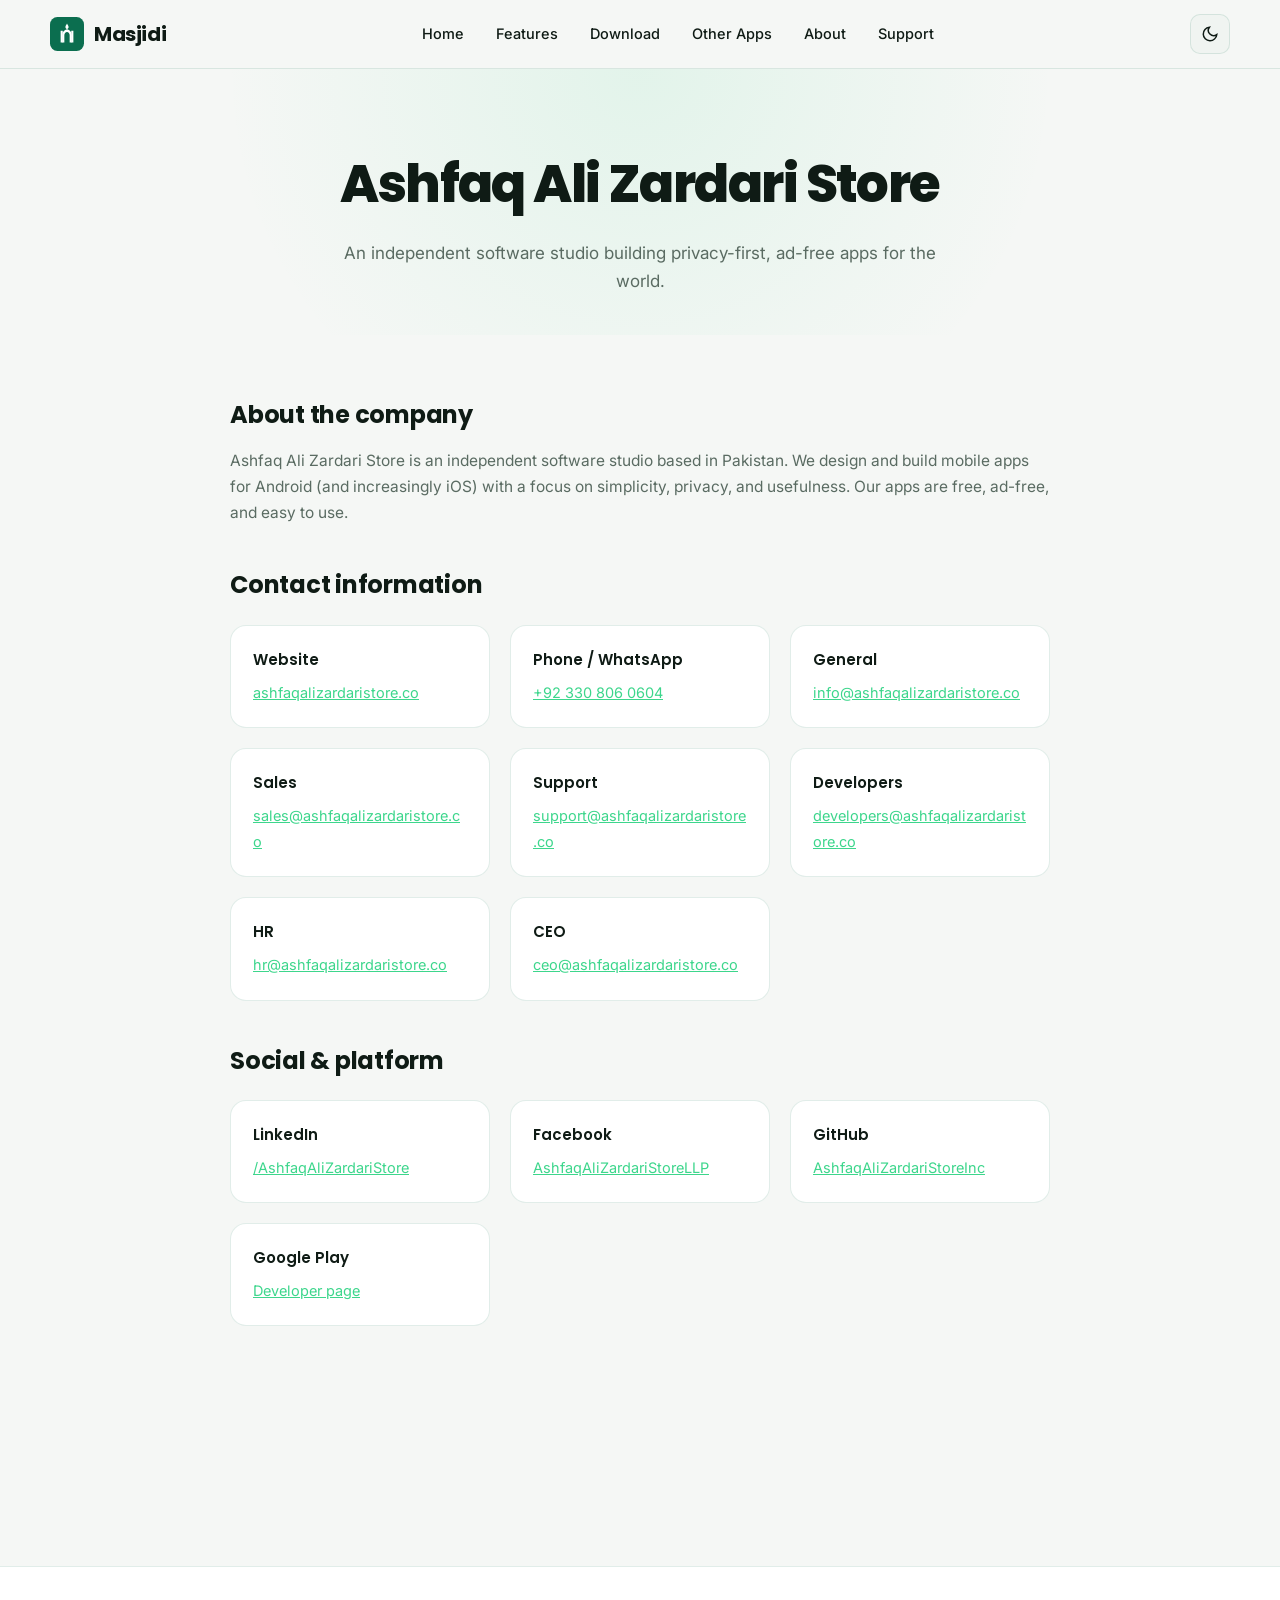
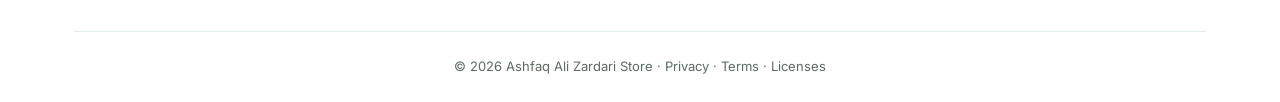
<file: company.html>
<!DOCTYPE html>
<html lang="en" data-theme="light">
<head>
<meta charset="UTF-8">
<meta name="viewport" content="width=device-width, initial-scale=1.0">
<title>Ashfaq Ali Zardari Store — Company Information & Contact</title>
<meta name="description" content="Ashfaq Ali Zardari Store — an independent software studio building privacy-first, ad-free apps. Company information, contact details, and social links.">
<meta name="keywords" content="ashfaq ali zardari store, company, software studio pakistan, app developer">
<meta name="theme-color" content="#0B6E4F">
<link rel="canonical" href="https://ashfaqalizardaristoreinc.github.io/masjidi/company.html">
<link rel="icon" type="image/svg+xml" href="assets/favicon.svg">
<link rel="manifest" href="assets/site.webmanifest">
<meta property="og:type" content="website">
<meta property="og:title" content="Ashfaq Ali Zardari Store — Company">
<meta property="og:url" content="https://ashfaqalizardaristoreinc.github.io/masjidi/company.html">
<link rel="preconnect" href="https://fonts.googleapis.com">
<link href="https://fonts.googleapis.com/css2?family=Inter:wght@400;500;600;700&family=Poppins:wght@500;600;700;800&display=swap" rel="stylesheet">
<link rel="stylesheet" href="css/style.css">
<script type="application/ld+json">
{"@context":"https://schema.org","@type":"Organization","name":"Ashfaq Ali Zardari Store","url":"https://ashfaqalizardaristore.co/","logo":"https://ashfaqalizardaristoreinc.github.io/masjidi/assets/favicon.svg","sameAs":["https://www.linkedin.com/in/AshfaqAliZardariStore","https://www.facebook.com/AshfaqAliZardariStoreLLP","https://github.com/AshfaqAliZardariStoreInc","https://play.google.com/store/apps/dev?id=6198903737643851620"],"email":"info@ashfaqalizardaristore.co","telephone":"+92 330 806 0604","address":{"@type":"PostalAddress","addressCountry":"PK"}}
</script>
</head>
<body>
<header class="site-header">
  <div class="container nav">
    <a href="index.html" class="brand"><svg viewBox="0 0 64 64"><rect width="64" height="64" rx="14" fill="#0B6E4F"/><path fill="#fff" d="M32 12c-1 3-3 4-3 7 0 2 1.3 3.5 3 4-5 1-9 5.5-9 11v14h4V34c0-3.3 2.2-6 5-6s5 2.7 5 6v14h4V34c0-5.5-4-10-9-11 1.7-.5 3-2 3-4 0-3-2-4-3-7z"/><path fill="#fff" d="M20 26h4v22h-4zM40 26h4v22h-4z"/></svg>Masjidi</a>
    <nav class="nav-links"><a href="index.html">Home</a><a href="features.html">Features</a><a href="download.html">Download</a><a href="apps.html">Other Apps</a><a href="about.html">About</a><a href="support.html">Support</a></nav>
    <div class="nav-actions">
      <button class="theme-toggle" type="button" aria-label="Toggle theme"><svg viewBox="0 0 24 24" fill="none" stroke="currentColor" stroke-width="2"><path d="M21 12.79A9 9 0 1 1 11.21 3 7 7 0 0 0 21 12.79z"/></svg></button>
      <button class="hamburger" type="button" aria-label="Menu" aria-expanded="false"><svg width="24" height="24" viewBox="0 0 24 24" fill="none" stroke="currentColor" stroke-width="2"><path d="M3 6h18M3 12h18M3 18h18"/></svg></button>
    </div>
  </div>
</header>

<section class="page-head">
  <div class="container">
    <h1>Ashfaq Ali Zardari Store</h1>
    <p>An independent software studio building privacy-first, ad-free apps for the world.</p>
  </div>
</section>

<section class="section" style="padding-top:20px">
  <div class="container content">
    <h2>About the company</h2>
    <p>Ashfaq Ali Zardari Store is an independent software studio based in Pakistan. We design and build mobile apps for Android (and increasingly iOS) with a focus on simplicity, privacy, and usefulness. Our apps are free, ad-free, and easy to use.</p>

    <h2>Contact information</h2>
    <div class="info-grid" style="margin-top:20px">
      <div class="info-card"><h4>Website</h4><a href="https://ashfaqalizardaristore.co/" target="_blank" rel="noopener">ashfaqalizardaristore.co</a></div>
      <div class="info-card"><h4>Phone / WhatsApp</h4><a href="tel:+923308060604">+92 330 806 0604</a></div>
      <div class="info-card"><h4>General</h4><a href="mailto:info@ashfaqalizardaristore.co">info@ashfaqalizardaristore.co</a></div>
      <div class="info-card"><h4>Sales</h4><a href="mailto:sales@ashfaqalizardaristore.co">sales@ashfaqalizardaristore.co</a></div>
      <div class="info-card"><h4>Support</h4><a href="mailto:support@ashfaqalizardaristore.co">support@ashfaqalizardaristore.co</a></div>
      <div class="info-card"><h4>Developers</h4><a href="mailto:developers@ashfaqalizardaristore.co">developers@ashfaqalizardaristore.co</a></div>
      <div class="info-card"><h4>HR</h4><a href="mailto:hr@ashfaqalizardaristore.co">hr@ashfaqalizardaristore.co</a></div>
      <div class="info-card"><h4>CEO</h4><a href="mailto:ceo@ashfaqalizardaristore.co">ceo@ashfaqalizardaristore.co</a></div>
    </div>

    <h2>Social & platform</h2>
    <div class="info-grid" style="margin-top:20px">
      <div class="info-card"><h4>LinkedIn</h4><a href="https://www.linkedin.com/in/AshfaqAliZardariStore" target="_blank" rel="noopener">/AshfaqAliZardariStore</a></div>
      <div class="info-card"><h4>Facebook</h4><a href="https://www.facebook.com/AshfaqAliZardariStoreLLP" target="_blank" rel="noopener">AshfaqAliZardariStoreLLP</a></div>
      <div class="info-card"><h4>GitHub</h4><a href="https://github.com/AshfaqAliZardariStoreInc" target="_blank" rel="noopener">AshfaqAliZardariStoreInc</a></div>
      <div class="info-card"><h4>Google Play</h4><a href="https://play.google.com/store/apps/dev?id=6198903737643851620" target="_blank" rel="noopener">Developer page</a></div>
    </div>
  </div>
</section>

<footer class="site-footer">
  <div class="container"><div class="footer-bottom" style="justify-content:center;text-align:center">
    <span>© <span id="year"></span> Ashfaq Ali Zardari Store · <a href="privacy.html">Privacy</a> · <a href="terms.html">Terms</a> · <a href="license.html">Licenses</a></span>
  </div></div>
</footer>
<script src="js/main.js"></script><script>document.getElementById('year').textContent=new Date().getFullYear();</script>
</body>
</html>
</file>
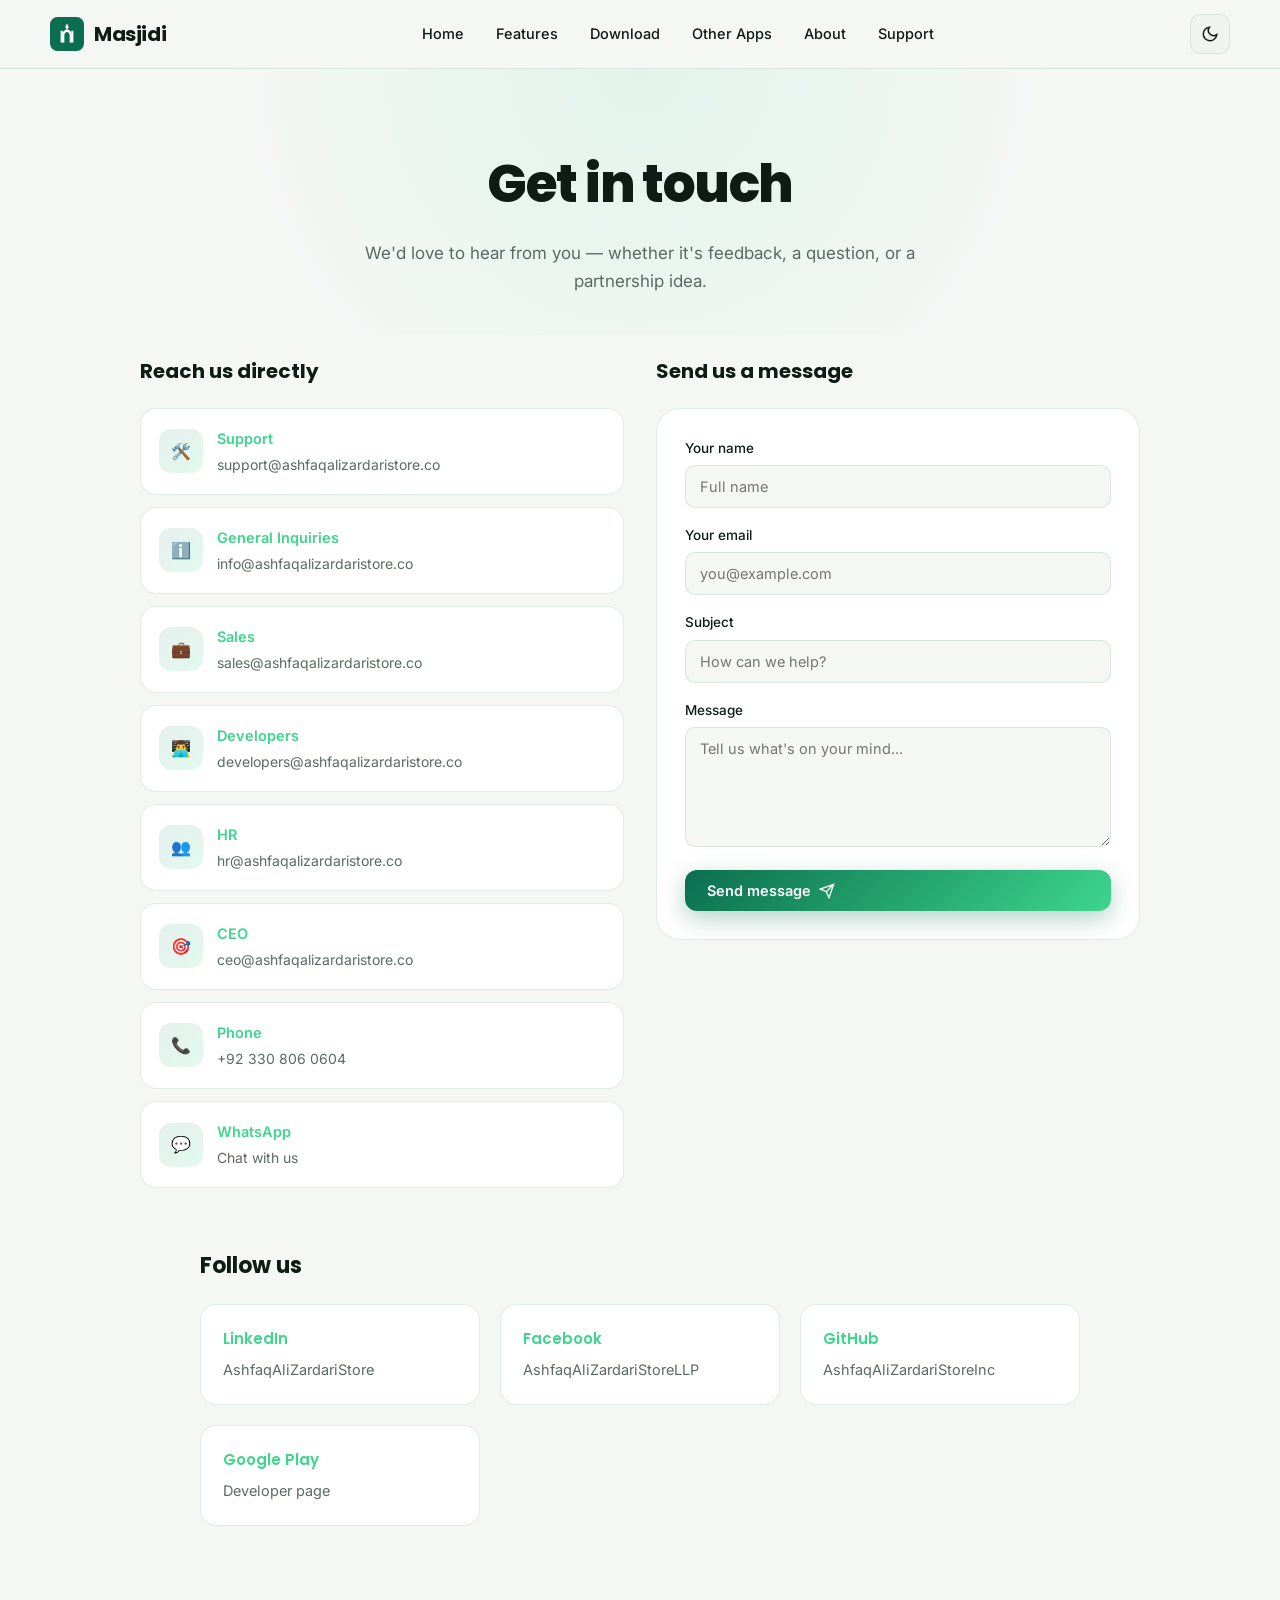
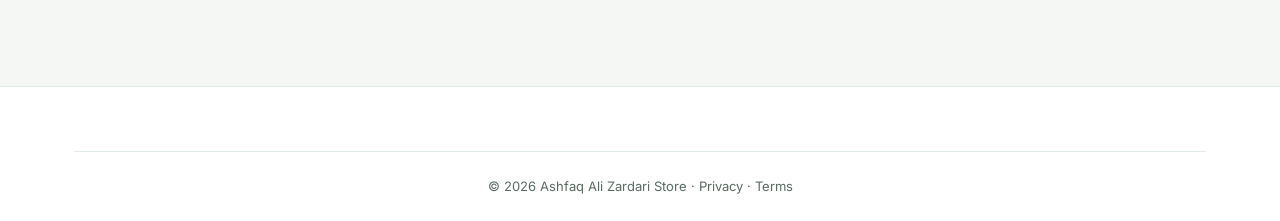
<file: contact.html>
<!DOCTYPE html>
<html lang="en" data-theme="light">
<head>
<meta charset="UTF-8">
<meta name="viewport" content="width=device-width, initial-scale=1.0">
<title>Contact Masjidi — Support, Sales, Developers & Press</title>
<meta name="description" content="Contact the Masjidi team at Ashfaq Ali Zardari Store. Support, sales, and developer contact information.">
<meta name="keywords" content="contact masjidi, masjidi email, ashfaq ali zardari contact">
<meta name="theme-color" content="#0B6E4F">
<link rel="canonical" href="https://ashfaqalizardaristoreinc.github.io/masjidi/contact.html">
<link rel="icon" type="image/svg+xml" href="assets/favicon.svg">
<link rel="manifest" href="assets/site.webmanifest">
<meta property="og:type" content="website">
<meta property="og:title" content="Contact Masjidi">
<meta property="og:url" content="https://ashfaqalizardaristoreinc.github.io/masjidi/contact.html">
<link rel="preconnect" href="https://fonts.googleapis.com">
<link href="https://fonts.googleapis.com/css2?family=Inter:wght@400;500;600;700&family=Poppins:wght@500;600;700;800&display=swap" rel="stylesheet">
<link rel="stylesheet" href="css/style.css">
</head>
<body>
<header class="site-header">
  <div class="container nav">
    <a href="index.html" class="brand"><svg viewBox="0 0 64 64"><rect width="64" height="64" rx="14" fill="#0B6E4F"/><path fill="#fff" d="M32 12c-1 3-3 4-3 7 0 2 1.3 3.5 3 4-5 1-9 5.5-9 11v14h4V34c0-3.3 2.2-6 5-6s5 2.7 5 6v14h4V34c0-5.5-4-10-9-11 1.7-.5 3-2 3-4 0-3-2-4-3-7z"/><path fill="#fff" d="M20 26h4v22h-4zM40 26h4v22h-4z"/></svg>Masjidi</a>
    <nav class="nav-links"><a href="index.html">Home</a><a href="features.html">Features</a><a href="download.html">Download</a><a href="apps.html">Other Apps</a><a href="about.html">About</a><a href="support.html">Support</a></nav>
    <div class="nav-actions">
      <button class="theme-toggle" type="button" aria-label="Toggle theme"><svg viewBox="0 0 24 24" fill="none" stroke="currentColor" stroke-width="2"><path d="M21 12.79A9 9 0 1 1 11.21 3 7 7 0 0 0 21 12.79z"/></svg></button>
      <button class="hamburger" type="button" aria-label="Menu" aria-expanded="false"><svg width="24" height="24" viewBox="0 0 24 24" fill="none" stroke="currentColor" stroke-width="2"><path d="M3 6h18M3 12h18M3 18h18"/></svg></button>
    </div>
  </div>
</header>

<section class="page-head">
  <div class="container"><h1>Get in touch</h1><p>We'd love to hear from you — whether it's feedback, a question, or a partnership idea.</p></div>
</section>

<section class="section" style="padding-top:20px">
  <div class="container">
    <div class="contact-grid">
      <div>
        <h3 style="font-family:var(--font-display);font-size:20px;margin-bottom:20px">Reach us directly</h3>
        <div class="contact-cards">
          <a href="mailto:support@ashfaqalizardaristore.co" class="contact-card">
            <div class="ico">🛠️</div>
            <div><h4>Support</h4><p>support@ashfaqalizardaristore.co</p></div>
          </a>
          <a href="mailto:info@ashfaqalizardaristore.co" class="contact-card">
            <div class="ico">ℹ️</div>
            <div><h4>General Inquiries</h4><p>info@ashfaqalizardaristore.co</p></div>
          </a>
          <a href="mailto:sales@ashfaqalizardaristore.co" class="contact-card">
            <div class="ico">💼</div>
            <div><h4>Sales</h4><p>sales@ashfaqalizardaristore.co</p></div>
          </a>
          <a href="mailto:developers@ashfaqalizardaristore.co" class="contact-card">
            <div class="ico">👨‍💻</div>
            <div><h4>Developers</h4><p>developers@ashfaqalizardaristore.co</p></div>
          </a>
          <a href="mailto:hr@ashfaqalizardaristore.co" class="contact-card">
            <div class="ico">👥</div>
            <div><h4>HR</h4><p>hr@ashfaqalizardaristore.co</p></div>
          </a>
          <a href="mailto:ceo@ashfaqalizardaristore.co" class="contact-card">
            <div class="ico">🎯</div>
            <div><h4>CEO</h4><p>ceo@ashfaqalizardaristore.co</p></div>
          </a>
          <a href="tel:+923308060604" class="contact-card">
            <div class="ico">📞</div>
            <div><h4>Phone</h4><p>+92 330 806 0604</p></div>
          </a>
          <a href="https://api.whatsapp.com/send?phone=923308060604" target="_blank" rel="noopener" class="contact-card">
            <div class="ico">💬</div>
            <div><h4>WhatsApp</h4><p>Chat with us</p></div>
          </a>
        </div>
      </div>

      <div>
        <h3 style="font-family:var(--font-display);font-size:20px;margin-bottom:20px">Send us a message</h3>
        <form class="contact-form" action="mailto:info@ashfaqalizardaristore.co" method="post" enctype="text/plain">
          <label for="name">Your name</label>
          <input id="name" name="name" type="text" placeholder="Full name" required>

          <label for="email">Your email</label>
          <input id="email" name="email" type="email" placeholder="you@example.com" required>

          <label for="subject">Subject</label>
          <input id="subject" name="subject" type="text" placeholder="How can we help?" required>

          <label for="message">Message</label>
          <textarea id="message" name="message" placeholder="Tell us what's on your mind..." required></textarea>

          <button type="submit" class="btn btn-primary" style="width:100%">
            Send message
            <svg viewBox="0 0 24 24" fill="none" stroke="currentColor" stroke-width="2" style="width:16px;height:16px"><path d="M22 2L11 13M22 2l-7 20-4-9-9-4 20-7z"/></svg>
          </button>
        </form>
      </div>
    </div>

    <div style="max-width:880px;margin:60px auto 0">
      <h2 style="font-family:var(--font-display);font-size:22px;margin-bottom:20px">Follow us</h2>
      <div class="info-grid">
        <a href="https://www.linkedin.com/in/AshfaqAliZardariStore" target="_blank" rel="noopener" class="info-card"><h4>LinkedIn</h4><p>AshfaqAliZardariStore</p></a>
        <a href="https://www.facebook.com/AshfaqAliZardariStoreLLP" target="_blank" rel="noopener" class="info-card"><h4>Facebook</h4><p>AshfaqAliZardariStoreLLP</p></a>
        <a href="https://github.com/AshfaqAliZardariStoreInc" target="_blank" rel="noopener" class="info-card"><h4>GitHub</h4><p>AshfaqAliZardariStoreInc</p></a>
        <a href="https://play.google.com/store/apps/dev?id=6198903737643851620" target="_blank" rel="noopener" class="info-card"><h4>Google Play</h4><p>Developer page</p></a>
      </div>
    </div>
  </div>
</section>

<footer class="site-footer">
  <div class="container"><div class="footer-bottom" style="justify-content:center;text-align:center">
    <span>© <span id="year"></span> Ashfaq Ali Zardari Store · <a href="privacy.html">Privacy</a> · <a href="terms.html">Terms</a></span>
  </div></div>
</footer>
<script src="js/main.js"></script><script>document.getElementById('year').textContent=new Date().getFullYear();</script>
</body>
</html>
</file>
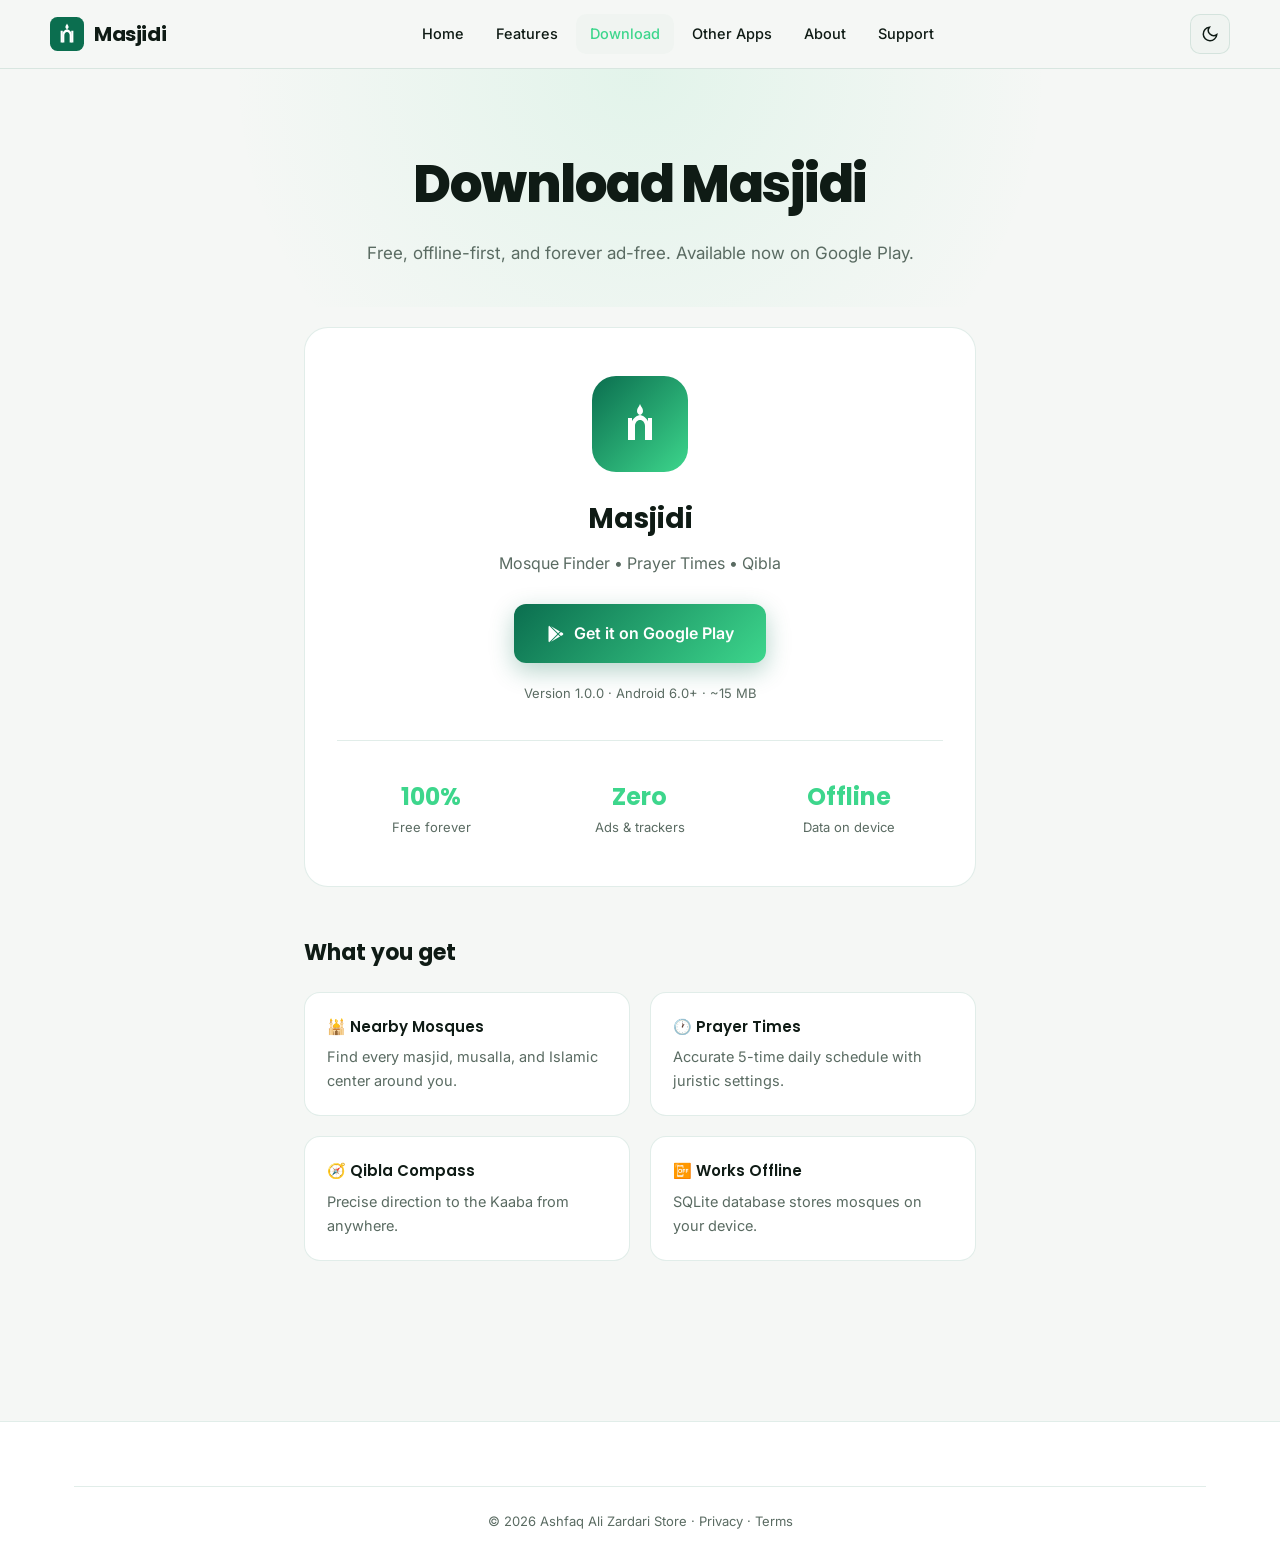
<file: download.html>
<!DOCTYPE html>
<html lang="en" data-theme="light">
<head>
<meta charset="UTF-8">
<meta name="viewport" content="width=device-width, initial-scale=1.0">
<title>Download Masjidi — Free Mosque Finder App for Android</title>
<meta name="description" content="Download Masjidi for free on Google Play. Offline-first mosque finder with prayer times, Qibla direction, and turn-by-turn navigation. No ads, no sign-up.">
<meta name="keywords" content="download masjidi, masjidi apk, mosque finder download, islamic app google play">
<meta name="theme-color" content="#0B6E4F">
<link rel="canonical" href="https://ashfaqalizardaristoreinc.github.io/masjidi/download.html">
<link rel="icon" type="image/svg+xml" href="assets/favicon.svg">
<link rel="apple-touch-icon" href="assets/apple-touch-icon.png">
<link rel="manifest" href="assets/site.webmanifest">
<meta property="og:type" content="website">
<meta property="og:title" content="Download Masjidi — Free Mosque Finder App">
<meta property="og:url" content="https://ashfaqalizardaristoreinc.github.io/masjidi/download.html">
<meta property="og:image" content="https://ashfaqalizardaristoreinc.github.io/masjidi/assets/og-image.png">
<link rel="preconnect" href="https://fonts.googleapis.com">
<link href="https://fonts.googleapis.com/css2?family=Inter:wght@400;500;600;700&family=Poppins:wght@500;600;700;800&display=swap" rel="stylesheet">
<link rel="stylesheet" href="css/style.css">
</head>
<body>
<header class="site-header">
  <div class="container nav">
    <a href="index.html" class="brand"><svg viewBox="0 0 64 64"><rect width="64" height="64" rx="14" fill="#0B6E4F"/><path fill="#fff" d="M32 12c-1 3-3 4-3 7 0 2 1.3 3.5 3 4-5 1-9 5.5-9 11v14h4V34c0-3.3 2.2-6 5-6s5 2.7 5 6v14h4V34c0-5.5-4-10-9-11 1.7-.5 3-2 3-4 0-3-2-4-3-7z"/><path fill="#fff" d="M20 26h4v22h-4zM40 26h4v22h-4z"/></svg>Masjidi</a>
    <nav class="nav-links">
      <a href="index.html">Home</a><a href="features.html">Features</a><a href="download.html">Download</a><a href="apps.html">Other Apps</a><a href="about.html">About</a><a href="support.html">Support</a>
    </nav>
    <div class="nav-actions">
      <button class="theme-toggle" type="button" aria-label="Toggle theme"><svg viewBox="0 0 24 24" fill="none" stroke="currentColor" stroke-width="2"><path d="M21 12.79A9 9 0 1 1 11.21 3 7 7 0 0 0 21 12.79z"/></svg></button>
      <button class="hamburger" type="button" aria-label="Menu" aria-expanded="false"><svg width="24" height="24" viewBox="0 0 24 24" fill="none" stroke="currentColor" stroke-width="2"><path d="M3 6h18M3 12h18M3 18h18"/></svg></button>
    </div>
  </div>
</header>

<section class="page-head">
  <div class="container">
    <h1>Download Masjidi</h1>
    <p>Free, offline-first, and forever ad-free. Available now on Google Play.</p>
  </div>
</section>

<section class="section" style="padding-top:20px">
  <div class="container" style="max-width:720px;text-align:center">
    <div style="background:var(--surface);border:1px solid var(--border);border-radius:var(--radius-lg);padding:48px 32px">
      <div style="width:96px;height:96px;margin:0 auto 24px;border-radius:24px;background:linear-gradient(135deg,var(--primary),var(--primary-light));display:grid;place-items:center">
        <svg viewBox="0 0 64 64" width="64" height="64"><path fill="#fff" d="M32 12c-1 3-3 4-3 7 0 2 1.3 3.5 3 4-5 1-9 5.5-9 11v14h4V34c0-3.3 2.2-6 5-6s5 2.7 5 6v14h4V34c0-5.5-4-10-9-11 1.7-.5 3-2 3-4 0-3-2-4-3-7z"/><path fill="#fff" d="M20 26h4v22h-4zM40 26h4v22h-4z"/></svg>
      </div>
      <h2 style="font-family:var(--font-display);font-size:28px;margin-bottom:8px">Masjidi</h2>
      <p style="color:var(--text-muted);margin-bottom:28px">Mosque Finder • Prayer Times • Qibla</p>
      <a href="https://play.google.com/store/apps/details?id=co.ashfaqalizardaristore.masjidi" class="btn btn-primary" target="_blank" rel="noopener" style="padding:16px 32px;font-size:16px">
        <svg viewBox="0 0 24 24" fill="currentColor" style="width:20px;height:20px"><path d="M3,20.5V3.5C3,2.91 3.34,2.39 3.84,2.15L13.69,12L3.84,21.85C3.34,21.6 3,21.09 3,20.5M16.81,15.12L6.05,21.34L14.54,12.85L16.81,15.12M20.16,10.81C20.5,11.08 20.75,11.5 20.75,12C20.75,12.5 20.53,12.9 20.18,13.18L17.89,14.5L15.39,12L17.89,9.5L20.16,10.81M6.05,2.66L16.81,8.88L14.54,11.15L6.05,2.66Z"/></svg>
        Get it on Google Play
      </a>
      <p style="font-size:13px;color:var(--text-muted);margin-top:20px">Version 1.0.0 · Android 6.0+ · ~15 MB</p>

      <div style="margin-top:36px;padding-top:36px;border-top:1px solid var(--border);display:grid;grid-template-columns:repeat(auto-fit,minmax(160px,1fr));gap:20px">
        <div><div style="font-family:var(--font-display);font-size:24px;font-weight:700;color:var(--primary-light)">100%</div><div style="font-size:13px;color:var(--text-muted)">Free forever</div></div>
        <div><div style="font-family:var(--font-display);font-size:24px;font-weight:700;color:var(--primary-light)">Zero</div><div style="font-size:13px;color:var(--text-muted)">Ads & trackers</div></div>
        <div><div style="font-family:var(--font-display);font-size:24px;font-weight:700;color:var(--primary-light)">Offline</div><div style="font-size:13px;color:var(--text-muted)">Data on device</div></div>
      </div>
    </div>

    <div style="margin-top:48px;text-align:left">
      <h2 style="font-family:var(--font-display);font-size:22px;margin-bottom:20px">What you get</h2>
      <div class="info-grid">
        <div class="info-card"><h4>🕌 Nearby Mosques</h4><p>Find every masjid, musalla, and Islamic center around you.</p></div>
        <div class="info-card"><h4>🕐 Prayer Times</h4><p>Accurate 5-time daily schedule with juristic settings.</p></div>
        <div class="info-card"><h4>🧭 Qibla Compass</h4><p>Precise direction to the Kaaba from anywhere.</p></div>
        <div class="info-card"><h4>📴 Works Offline</h4><p>SQLite database stores mosques on your device.</p></div>
      </div>
    </div>
  </div>
</section>

<footer class="site-footer">
  <div class="container"><div class="footer-bottom" style="justify-content:center;text-align:center">
    <span>© <span id="year"></span> Ashfaq Ali Zardari Store · <a href="privacy.html">Privacy</a> · <a href="terms.html">Terms</a></span>
  </div></div>
</footer>
<script src="js/main.js"></script><script>document.getElementById('year').textContent=new Date().getFullYear();</script>
</body>
</html>
</file>
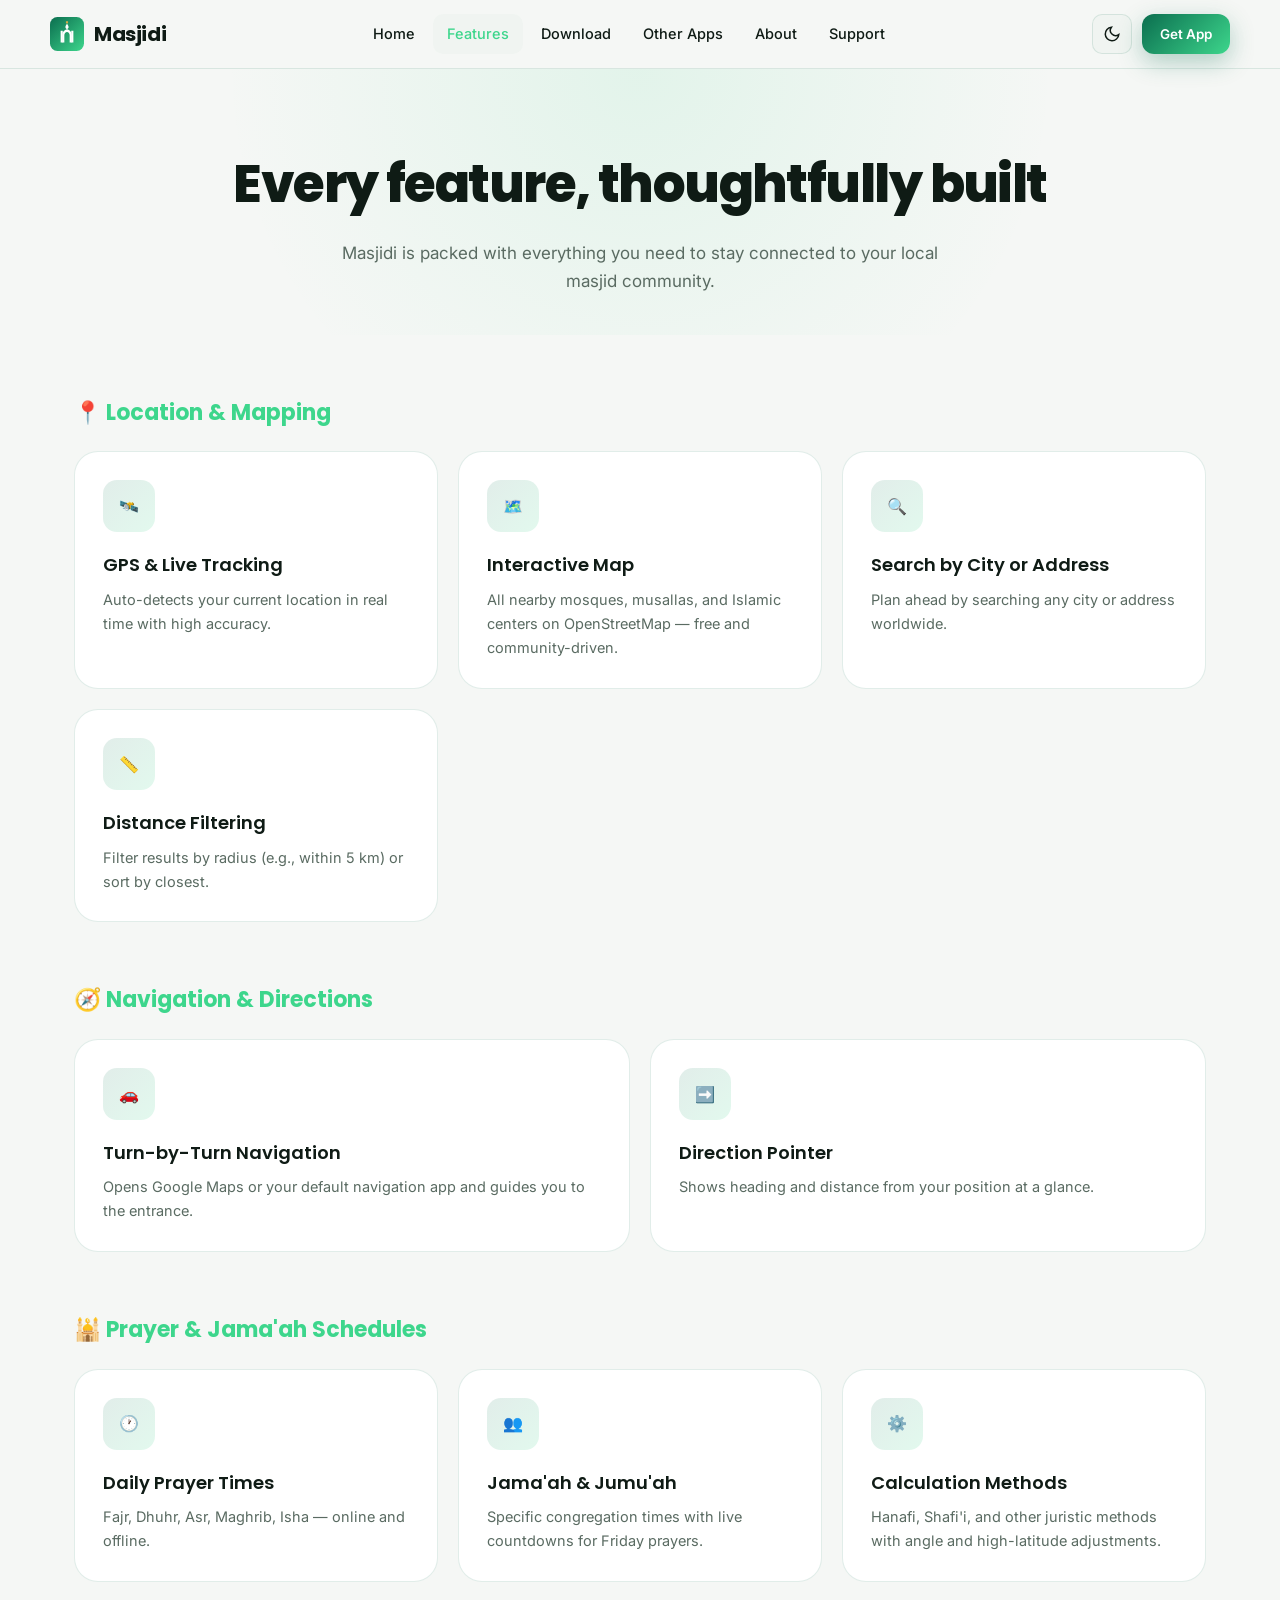
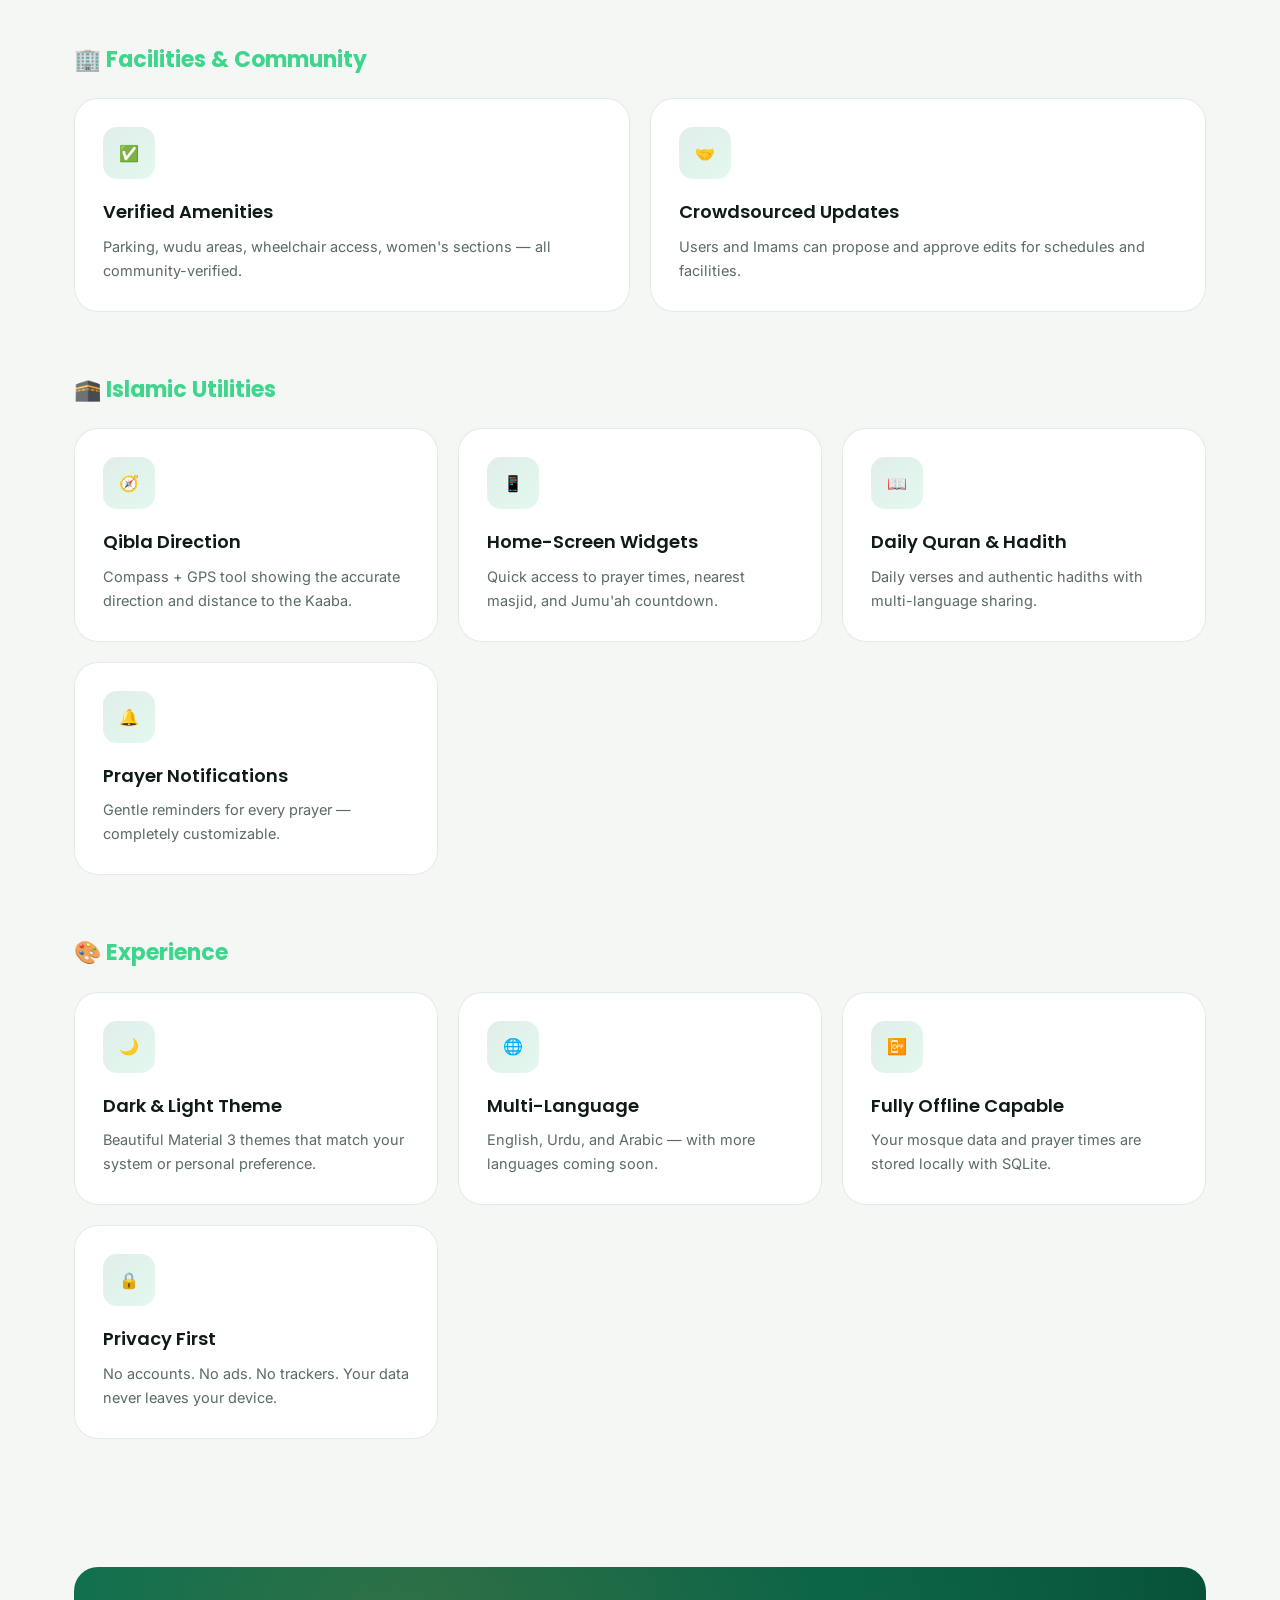
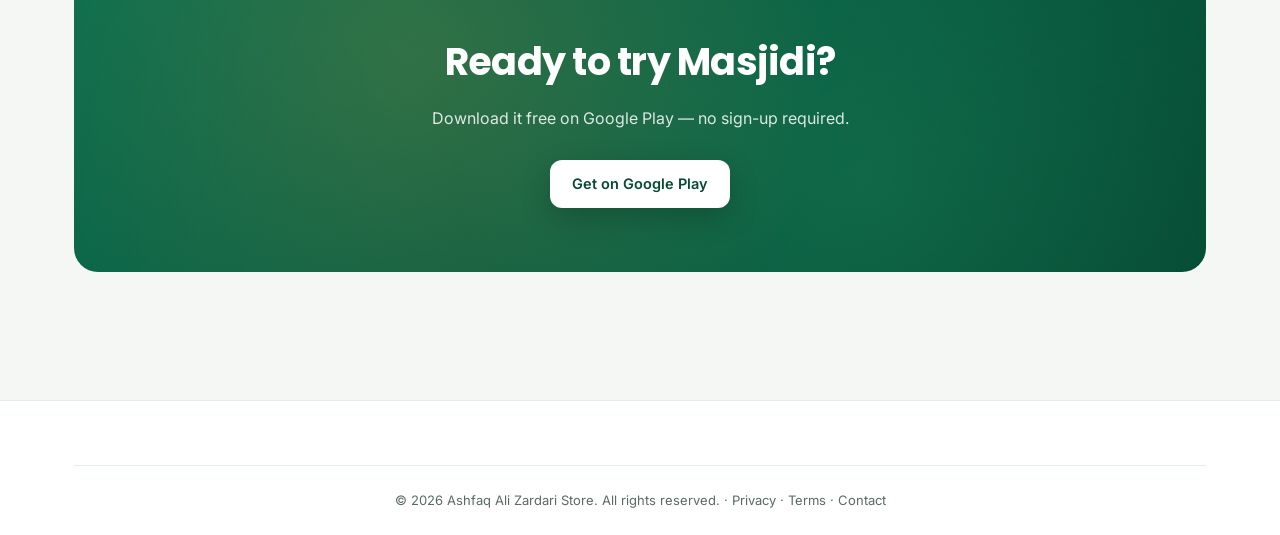
<file: features.html>
<!DOCTYPE html>
<html lang="en" data-theme="light">
<head>
<meta charset="UTF-8">
<meta name="viewport" content="width=device-width, initial-scale=1.0">
<title>Features — Masjidi Mosque Finder App | Prayer Times, Qibla, Map</title>
<meta name="description" content="Explore Masjidi's features: GPS mosque finder, live prayer times, Jama'ah schedules, Qibla compass, turn-by-turn navigation, widgets, offline support and more.">
<meta name="keywords" content="masjidi features, mosque finder features, prayer time app, qibla compass, jamaah times app, islamic app features">
<meta name="theme-color" content="#0B6E4F">
<link rel="canonical" href="https://ashfaqalizardaristoreinc.github.io/masjidi/features.html">
<link rel="icon" type="image/svg+xml" href="assets/favicon.svg">
<link rel="apple-touch-icon" href="assets/apple-touch-icon.png">
<link rel="manifest" href="assets/site.webmanifest">
<meta property="og:type" content="website">
<meta property="og:title" content="Masjidi Features — Everything you need in a Mosque Finder">
<meta property="og:description" content="GPS mosque finder, prayer times, Qibla compass, and turn-by-turn navigation.">
<meta property="og:url" content="https://ashfaqalizardaristoreinc.github.io/masjidi/features.html">
<meta property="og:image" content="https://ashfaqalizardaristoreinc.github.io/masjidi/assets/og-image.png">
<meta name="twitter:card" content="summary_large_image">
<link rel="preconnect" href="https://fonts.googleapis.com">
<link rel="preconnect" href="https://fonts.gstatic.com" crossorigin>
<link href="https://fonts.googleapis.com/css2?family=Inter:wght@400;500;600;700&family=Poppins:wght@500;600;700;800&display=swap" rel="stylesheet">
<link rel="stylesheet" href="css/style.css">
<script type="application/ld+json">
{"@context":"https://schema.org","@type":"BreadcrumbList","itemListElement":[
{"@type":"ListItem","position":1,"name":"Home","item":"https://ashfaqalizardaristoreinc.github.io/masjidi/"},
{"@type":"ListItem","position":2,"name":"Features","item":"https://ashfaqalizardaristoreinc.github.io/masjidi/features.html"}]}
</script>
</head>
<body>
<header class="site-header">
  <div class="container nav">
    <a href="index.html" class="brand"><svg viewBox="0 0 64 64"><defs><linearGradient id="b2" x1="0" y1="0" x2="1" y2="1"><stop offset="0" stop-color="#0B6E4F"/><stop offset="1" stop-color="#3DD68C"/></linearGradient></defs><rect width="64" height="64" rx="14" fill="url(#b2)"/><path fill="#fff" d="M32 12c-1 3-3 4-3 7 0 2 1.3 3.5 3 4-5 1-9 5.5-9 11v14h4V34c0-3.3 2.2-6 5-6s5 2.7 5 6v14h4V34c0-5.5-4-10-9-11 1.7-.5 3-2 3-4 0-3-2-4-3-7z"/><path fill="#fff" d="M20 26h4v22h-4zM40 26h4v22h-4z"/><path fill="#D4A843" d="M30 8h4v4h-4z"/></svg>Masjidi</a>
    <nav class="nav-links" aria-label="Primary">
      <a href="index.html">Home</a>
      <a href="features.html">Features</a>
      <a href="download.html">Download</a>
      <a href="apps.html">Other Apps</a>
      <a href="about.html">About</a>
      <a href="support.html">Support</a>
    </nav>
    <div class="nav-actions">
      <button class="theme-toggle" type="button" aria-label="Toggle theme"><svg viewBox="0 0 24 24" fill="none" stroke="currentColor" stroke-width="2"><path d="M21 12.79A9 9 0 1 1 11.21 3 7 7 0 0 0 21 12.79z"/></svg></button>
      <a href="download.html" class="btn btn-primary" style="padding:9px 18px;font-size:13.5px">Get App</a>
      <button class="hamburger" type="button" aria-label="Menu" aria-expanded="false"><svg width="24" height="24" viewBox="0 0 24 24" fill="none" stroke="currentColor" stroke-width="2"><path d="M3 6h18M3 12h18M3 18h18"/></svg></button>
    </div>
  </div>
</header>

<section class="page-head">
  <div class="container">
    <h1>Every feature, thoughtfully built</h1>
    <p>Masjidi is packed with everything you need to stay connected to your local masjid community.</p>
  </div>
</section>

<section class="section" style="padding-top:20px">
  <div class="container">
    <h2 style="font-family:var(--font-display);font-size:22px;margin:40px 0 20px;color:var(--primary-light)">📍 Location & Mapping</h2>
    <div class="features-grid">
      <div class="feature-card"><div class="feature-icon">🛰️</div><h3>GPS & Live Tracking</h3><p>Auto-detects your current location in real time with high accuracy.</p></div>
      <div class="feature-card"><div class="feature-icon">🗺️</div><h3>Interactive Map</h3><p>All nearby mosques, musallas, and Islamic centers on OpenStreetMap — free and community-driven.</p></div>
      <div class="feature-card"><div class="feature-icon">🔍</div><h3>Search by City or Address</h3><p>Plan ahead by searching any city or address worldwide.</p></div>
      <div class="feature-card"><div class="feature-icon">📏</div><h3>Distance Filtering</h3><p>Filter results by radius (e.g., within 5 km) or sort by closest.</p></div>
    </div>

    <h2 style="font-family:var(--font-display);font-size:22px;margin:60px 0 20px;color:var(--primary-light)">🧭 Navigation & Directions</h2>
    <div class="features-grid">
      <div class="feature-card"><div class="feature-icon">🚗</div><h3>Turn-by-Turn Navigation</h3><p>Opens Google Maps or your default navigation app and guides you to the entrance.</p></div>
      <div class="feature-card"><div class="feature-icon">➡️</div><h3>Direction Pointer</h3><p>Shows heading and distance from your position at a glance.</p></div>
    </div>

    <h2 style="font-family:var(--font-display);font-size:22px;margin:60px 0 20px;color:var(--primary-light)">🕌 Prayer & Jama'ah Schedules</h2>
    <div class="features-grid">
      <div class="feature-card"><div class="feature-icon">🕐</div><h3>Daily Prayer Times</h3><p>Fajr, Dhuhr, Asr, Maghrib, Isha — online and offline.</p></div>
      <div class="feature-card"><div class="feature-icon">👥</div><h3>Jama'ah & Jumu'ah</h3><p>Specific congregation times with live countdowns for Friday prayers.</p></div>
      <div class="feature-card"><div class="feature-icon">⚙️</div><h3>Calculation Methods</h3><p>Hanafi, Shafi'i, and other juristic methods with angle and high-latitude adjustments.</p></div>
    </div>

    <h2 style="font-family:var(--font-display);font-size:22px;margin:60px 0 20px;color:var(--primary-light)">🏢 Facilities & Community</h2>
    <div class="features-grid">
      <div class="feature-card"><div class="feature-icon">✅</div><h3>Verified Amenities</h3><p>Parking, wudu areas, wheelchair access, women's sections — all community-verified.</p></div>
      <div class="feature-card"><div class="feature-icon">🤝</div><h3>Crowdsourced Updates</h3><p>Users and Imams can propose and approve edits for schedules and facilities.</p></div>
    </div>

    <h2 style="font-family:var(--font-display);font-size:22px;margin:60px 0 20px;color:var(--primary-light)">🕋 Islamic Utilities</h2>
    <div class="features-grid">
      <div class="feature-card"><div class="feature-icon">🧭</div><h3>Qibla Direction</h3><p>Compass + GPS tool showing the accurate direction and distance to the Kaaba.</p></div>
      <div class="feature-card"><div class="feature-icon">📱</div><h3>Home-Screen Widgets</h3><p>Quick access to prayer times, nearest masjid, and Jumu'ah countdown.</p></div>
      <div class="feature-card"><div class="feature-icon">📖</div><h3>Daily Quran & Hadith</h3><p>Daily verses and authentic hadiths with multi-language sharing.</p></div>
      <div class="feature-card"><div class="feature-icon">🔔</div><h3>Prayer Notifications</h3><p>Gentle reminders for every prayer — completely customizable.</p></div>
    </div>

    <h2 style="font-family:var(--font-display);font-size:22px;margin:60px 0 20px;color:var(--primary-light)">🎨 Experience</h2>
    <div class="features-grid">
      <div class="feature-card"><div class="feature-icon">🌙</div><h3>Dark & Light Theme</h3><p>Beautiful Material 3 themes that match your system or personal preference.</p></div>
      <div class="feature-card"><div class="feature-icon">🌐</div><h3>Multi-Language</h3><p>English, Urdu, and Arabic — with more languages coming soon.</p></div>
      <div class="feature-card"><div class="feature-icon">📴</div><h3>Fully Offline Capable</h3><p>Your mosque data and prayer times are stored locally with SQLite.</p></div>
      <div class="feature-card"><div class="feature-icon">🔒</div><h3>Privacy First</h3><p>No accounts. No ads. No trackers. Your data never leaves your device.</p></div>
    </div>
  </div>
</section>

<section class="section-sm">
  <div class="container">
    <div class="cta">
      <h2>Ready to try Masjidi?</h2>
      <p>Download it free on Google Play — no sign-up required.</p>
      <a href="https://play.google.com/store/apps/details?id=co.ashfaqalizardaristore.masjidi" class="btn btn-primary" target="_blank" rel="noopener">Get on Google Play</a>
    </div>
  </div>
</section>

<footer class="site-footer">
  <div class="container">
    <div class="footer-bottom" style="justify-content:center;text-align:center">
      <span>© <span id="year">2026</span> Ashfaq Ali Zardari Store. All rights reserved. · <a href="privacy.html">Privacy</a> · <a href="terms.html">Terms</a> · <a href="contact.html">Contact</a></span>
    </div>
  </div>
</footer>
<script src="js/main.js"></script>
<script>document.getElementById('year').textContent = new Date().getFullYear();</script>
</body>
</html>
</file>
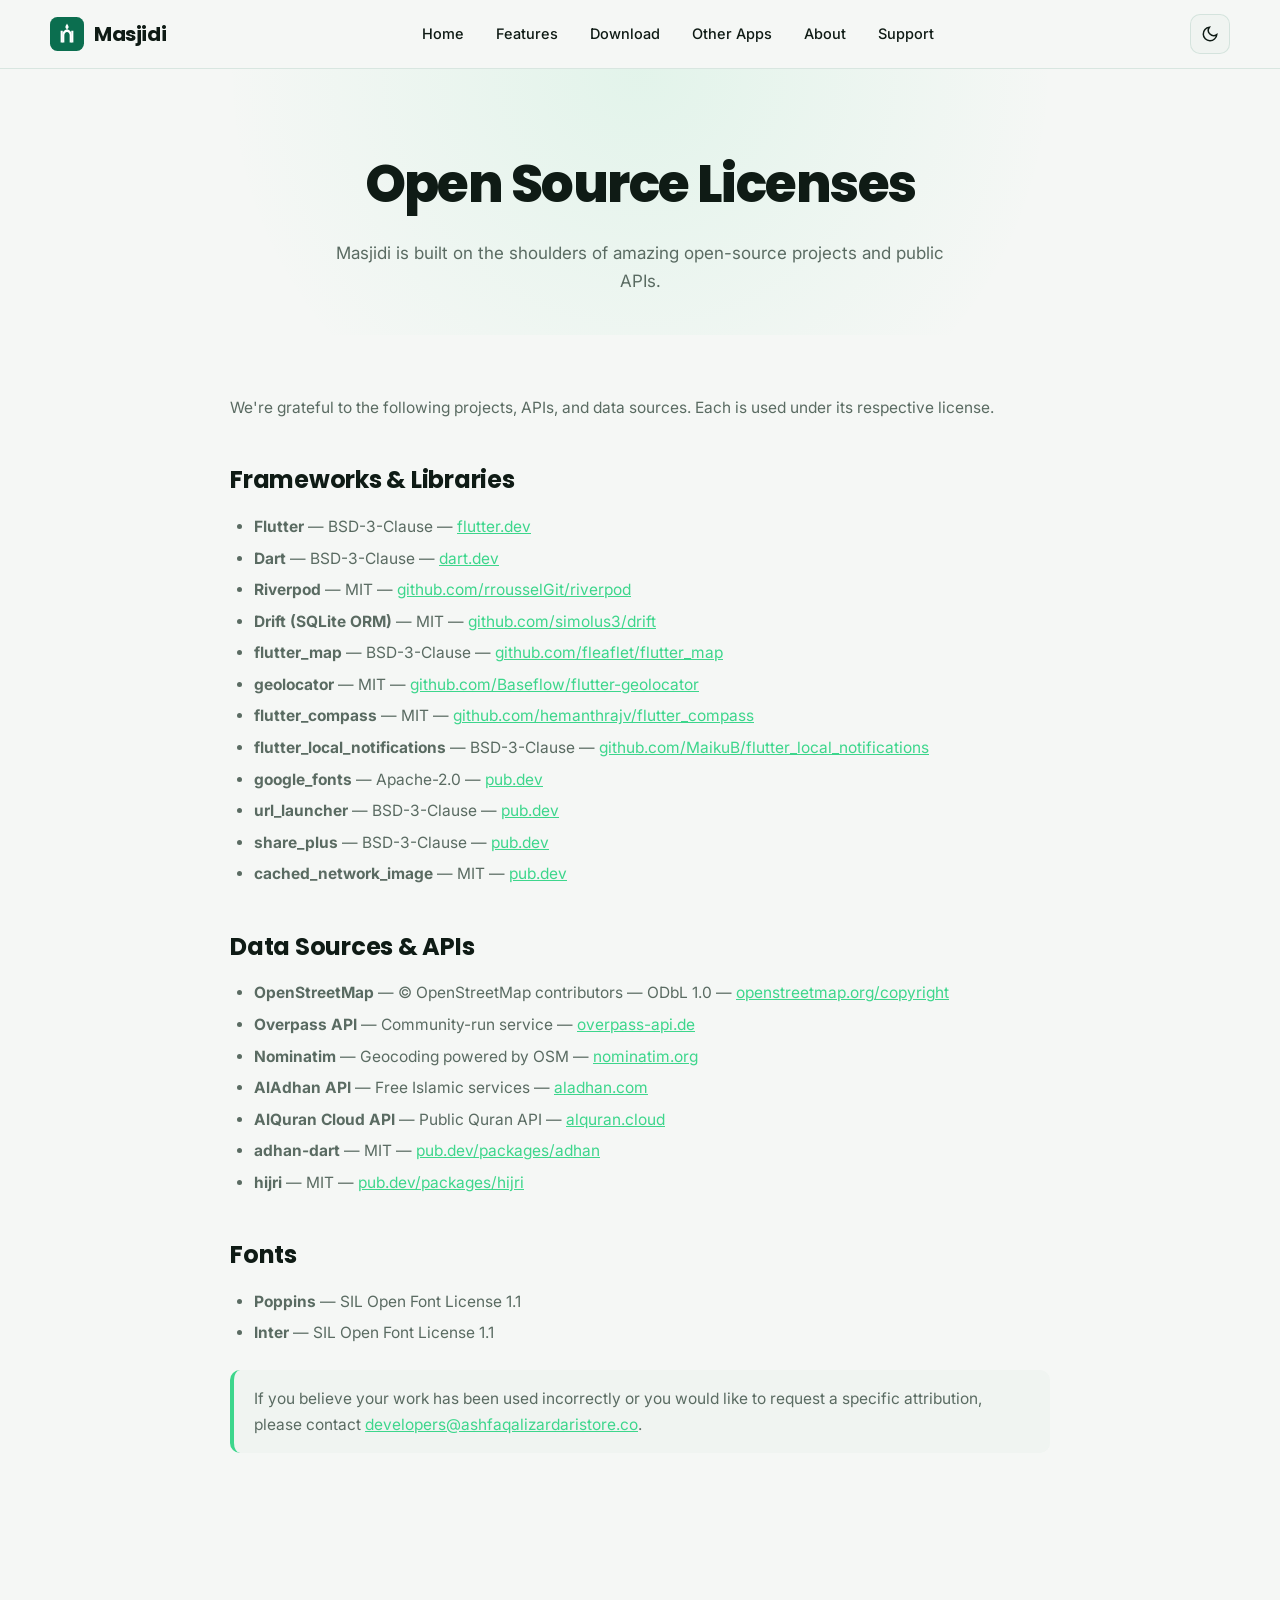
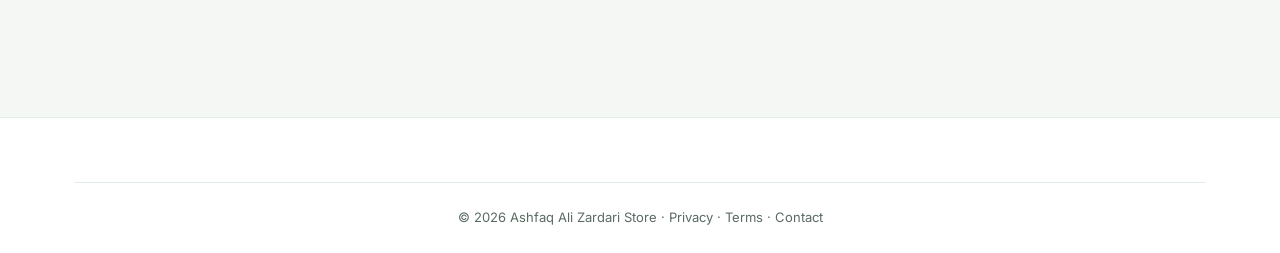
<file: license.html>
<!DOCTYPE html>
<html lang="en" data-theme="light">
<head>
<meta charset="UTF-8">
<meta name="viewport" content="width=device-width, initial-scale=1.0">
<title>Open Source Licenses — Masjidi Mosque Finder App</title>
<meta name="description" content="Open source licenses for the packages, APIs, and data sources used by Masjidi, the free mosque finder app.">
<meta name="keywords" content="masjidi licenses, open source, flutter licenses, mosque finder credits">
<meta name="theme-color" content="#0B6E4F">
<link rel="canonical" href="https://ashfaqalizardaristoreinc.github.io/masjidi/license.html">
<link rel="icon" type="image/svg+xml" href="assets/favicon.svg">
<link rel="manifest" href="assets/site.webmanifest">
<link rel="preconnect" href="https://fonts.googleapis.com">
<link href="https://fonts.googleapis.com/css2?family=Inter:wght@400;500;600;700&family=Poppins:wght@500;600;700;800&display=swap" rel="stylesheet">
<link rel="stylesheet" href="css/style.css">
</head>
<body>
<header class="site-header">
  <div class="container nav">
    <a href="index.html" class="brand"><svg viewBox="0 0 64 64"><rect width="64" height="64" rx="14" fill="#0B6E4F"/><path fill="#fff" d="M32 12c-1 3-3 4-3 7 0 2 1.3 3.5 3 4-5 1-9 5.5-9 11v14h4V34c0-3.3 2.2-6 5-6s5 2.7 5 6v14h4V34c0-5.5-4-10-9-11 1.7-.5 3-2 3-4 0-3-2-4-3-7z"/><path fill="#fff" d="M20 26h4v22h-4zM40 26h4v22h-4z"/></svg>Masjidi</a>
    <nav class="nav-links"><a href="index.html">Home</a><a href="features.html">Features</a><a href="download.html">Download</a><a href="apps.html">Other Apps</a><a href="about.html">About</a><a href="support.html">Support</a></nav>
    <div class="nav-actions">
      <button class="theme-toggle" type="button" aria-label="Toggle theme"><svg viewBox="0 0 24 24" fill="none" stroke="currentColor" stroke-width="2"><path d="M21 12.79A9 9 0 1 1 11.21 3 7 7 0 0 0 21 12.79z"/></svg></button>
      <button class="hamburger" type="button" aria-label="Menu" aria-expanded="false"><svg width="24" height="24" viewBox="0 0 24 24" fill="none" stroke="currentColor" stroke-width="2"><path d="M3 6h18M3 12h18M3 18h18"/></svg></button>
    </div>
  </div>
</header>

<section class="page-head">
  <div class="container"><h1>Open Source Licenses</h1><p>Masjidi is built on the shoulders of amazing open-source projects and public APIs.</p></div>
</section>

<section class="section" style="padding-top:20px">
  <div class="container content">
    <p>We're grateful to the following projects, APIs, and data sources. Each is used under its respective license.</p>

    <h2>Frameworks & Libraries</h2>
    <ul>
      <li><strong>Flutter</strong> — BSD-3-Clause — <a href="https://github.com/flutter/flutter" target="_blank" rel="noopener">flutter.dev</a></li>
      <li><strong>Dart</strong> — BSD-3-Clause — <a href="https://dart.dev" target="_blank" rel="noopener">dart.dev</a></li>
      <li><strong>Riverpod</strong> — MIT — <a href="https://github.com/rrousselGit/riverpod" target="_blank" rel="noopener">github.com/rrousselGit/riverpod</a></li>
      <li><strong>Drift (SQLite ORM)</strong> — MIT — <a href="https://github.com/simolus3/drift" target="_blank" rel="noopener">github.com/simolus3/drift</a></li>
      <li><strong>flutter_map</strong> — BSD-3-Clause — <a href="https://github.com/fleaflet/flutter_map" target="_blank" rel="noopener">github.com/fleaflet/flutter_map</a></li>
      <li><strong>geolocator</strong> — MIT — <a href="https://github.com/Baseflow/flutter-geolocator" target="_blank" rel="noopener">github.com/Baseflow/flutter-geolocator</a></li>
      <li><strong>flutter_compass</strong> — MIT — <a href="https://github.com/hemanthrajv/flutter_compass" target="_blank" rel="noopener">github.com/hemanthrajv/flutter_compass</a></li>
      <li><strong>flutter_local_notifications</strong> — BSD-3-Clause — <a href="https://github.com/MaikuB/flutter_local_notifications" target="_blank" rel="noopener">github.com/MaikuB/flutter_local_notifications</a></li>
      <li><strong>google_fonts</strong> — Apache-2.0 — <a href="https://pub.dev/packages/google_fonts" target="_blank" rel="noopener">pub.dev</a></li>
      <li><strong>url_launcher</strong> — BSD-3-Clause — <a href="https://pub.dev/packages/url_launcher" target="_blank" rel="noopener">pub.dev</a></li>
      <li><strong>share_plus</strong> — BSD-3-Clause — <a href="https://pub.dev/packages/share_plus" target="_blank" rel="noopener">pub.dev</a></li>
      <li><strong>cached_network_image</strong> — MIT — <a href="https://pub.dev/packages/cached_network_image" target="_blank" rel="noopener">pub.dev</a></li>
    </ul>

    <h2>Data Sources & APIs</h2>
    <ul>
      <li><strong>OpenStreetMap</strong> — © OpenStreetMap contributors — ODbL 1.0 — <a href="https://www.openstreetmap.org/copyright" target="_blank" rel="noopener">openstreetmap.org/copyright</a></li>
      <li><strong>Overpass API</strong> — Community-run service — <a href="https://overpass-api.de" target="_blank" rel="noopener">overpass-api.de</a></li>
      <li><strong>Nominatim</strong> — Geocoding powered by OSM — <a href="https://nominatim.org" target="_blank" rel="noopener">nominatim.org</a></li>
      <li><strong>AlAdhan API</strong> — Free Islamic services — <a href="https://aladhan.com" target="_blank" rel="noopener">aladhan.com</a></li>
      <li><strong>AlQuran Cloud API</strong> — Public Quran API — <a href="https://alquran.cloud" target="_blank" rel="noopener">alquran.cloud</a></li>
      <li><strong>adhan-dart</strong> — MIT — <a href="https://pub.dev/packages/adhan" target="_blank" rel="noopener">pub.dev/packages/adhan</a></li>
      <li><strong>hijri</strong> — MIT — <a href="https://pub.dev/packages/hijri" target="_blank" rel="noopener">pub.dev/packages/hijri</a></li>
    </ul>

    <h2>Fonts</h2>
    <ul>
      <li><strong>Poppins</strong> — SIL Open Font License 1.1</li>
      <li><strong>Inter</strong> — SIL Open Font License 1.1</li>
    </ul>

    <div class="callout">
      <p>If you believe your work has been used incorrectly or you would like to request a specific attribution, please contact <a href="mailto:developers@ashfaqalizardaristore.co">developers@ashfaqalizardaristore.co</a>.</p>
    </div>
  </div>
</section>

<footer class="site-footer">
  <div class="container"><div class="footer-bottom" style="justify-content:center;text-align:center">
    <span>© <span id="year"></span> Ashfaq Ali Zardari Store · <a href="privacy.html">Privacy</a> · <a href="terms.html">Terms</a> · <a href="contact.html">Contact</a></span>
  </div></div>
</footer>
<script src="js/main.js"></script><script>document.getElementById('year').textContent=new Date().getFullYear();</script>
</body>
</html>
</file>
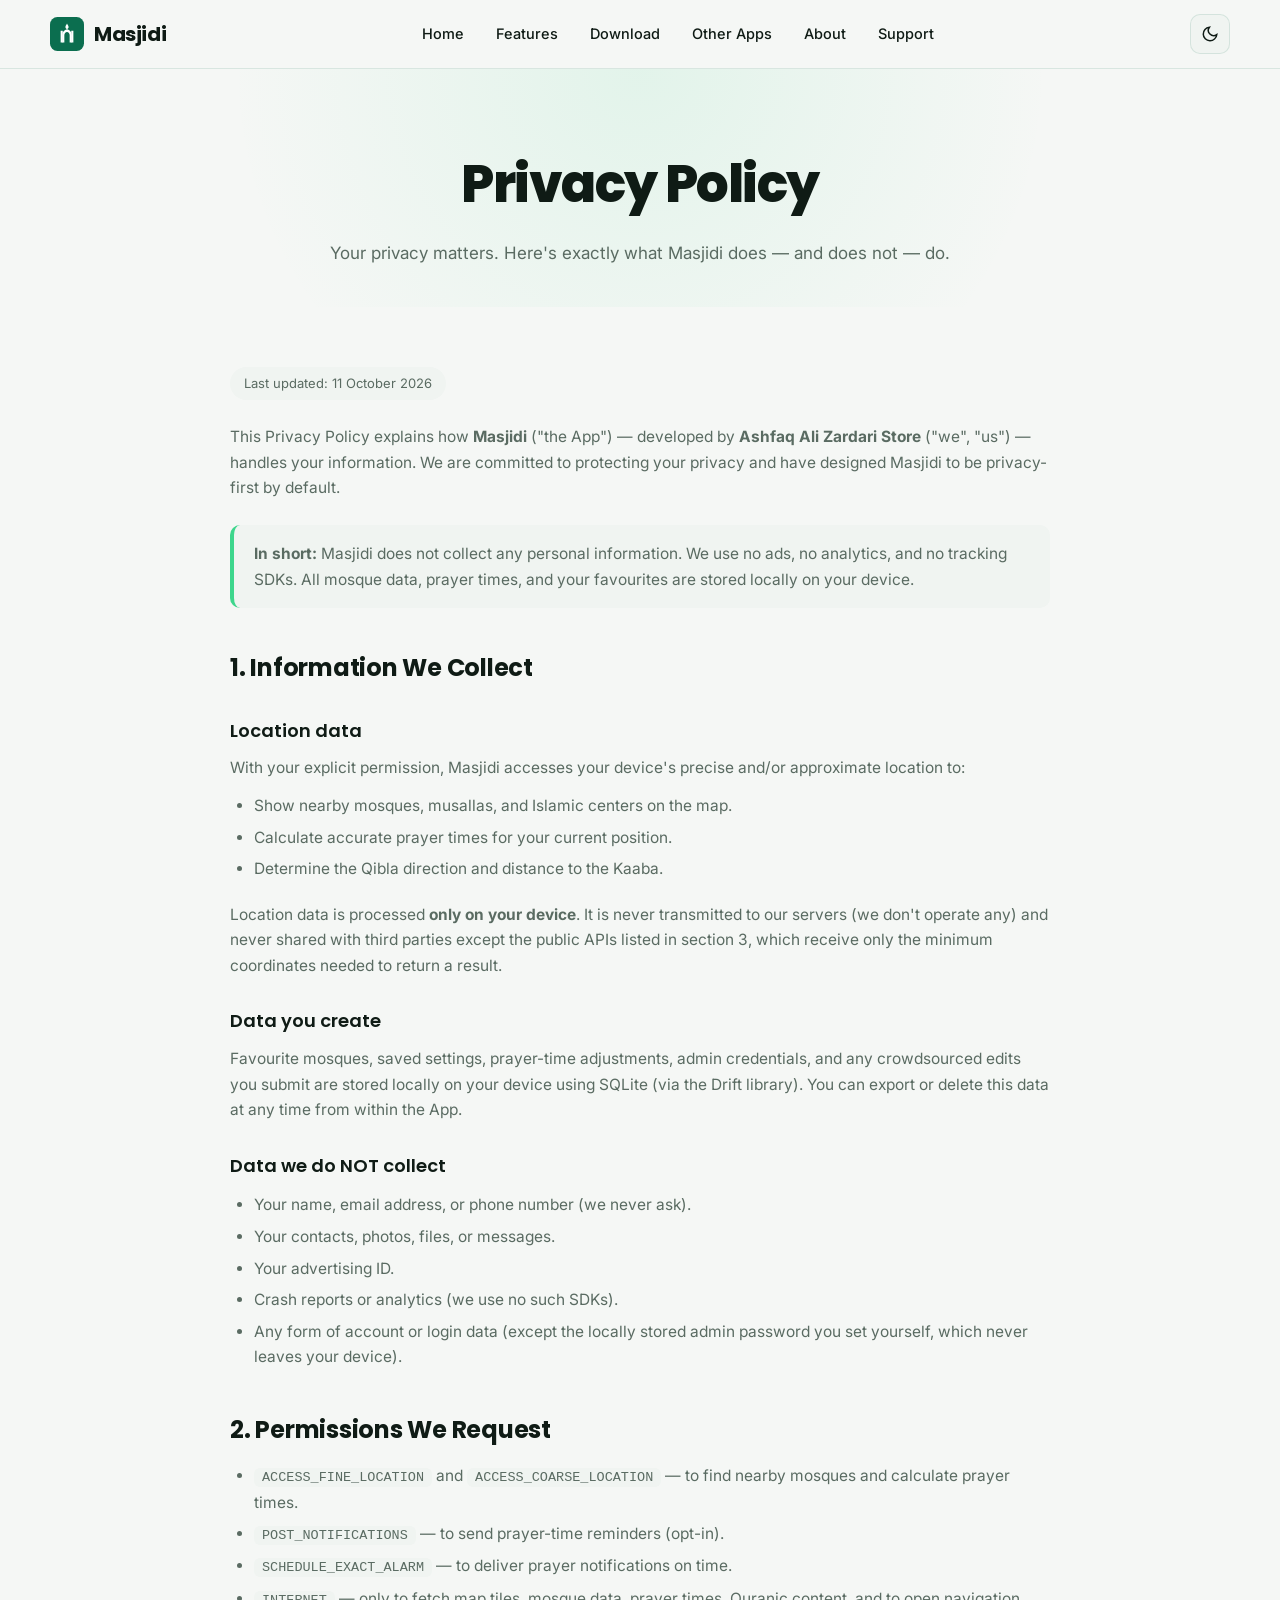
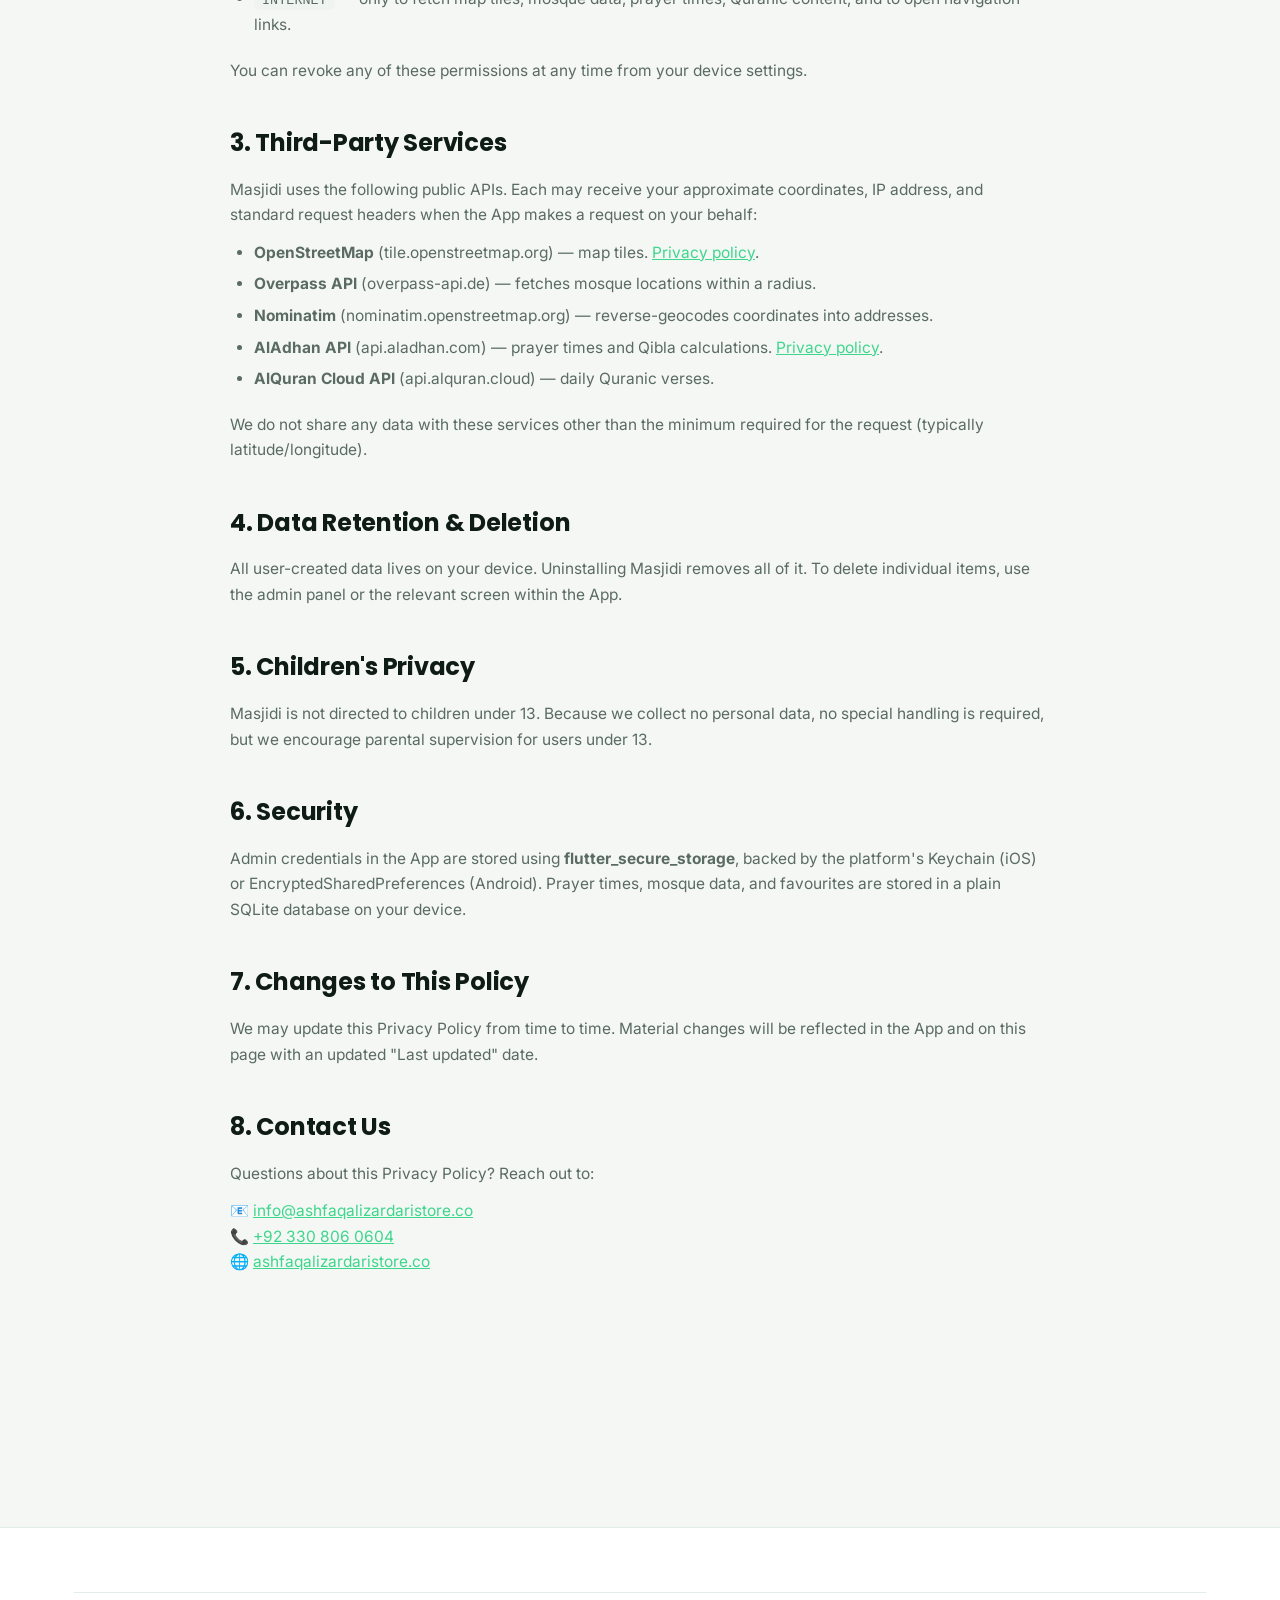
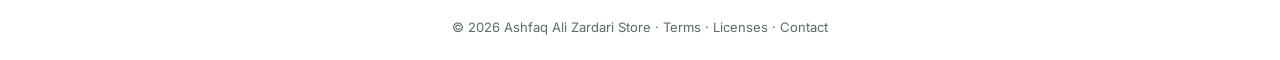
<file: privacy.html>
<!DOCTYPE html>
<html lang="en" data-theme="light">
<head>
<meta charset="UTF-8">
<meta name="viewport" content="width=device-width, initial-scale=1.0">
<title>Privacy Policy — Masjidi Mosque Finder App</title>
<meta name="description" content="Masjidi's privacy policy. We collect no personal data, use no ads, and store all mosque data locally on your device.">
<meta name="keywords" content="masjidi privacy policy, mosque finder privacy, islamic app privacy">
<meta name="theme-color" content="#0B6E4F">
<link rel="canonical" href="https://ashfaqalizardaristoreinc.github.io/masjidi/privacy.html">
<link rel="icon" type="image/svg+xml" href="assets/favicon.svg">
<link rel="manifest" href="assets/site.webmanifest">
<meta property="og:type" content="website">
<meta property="og:title" content="Privacy Policy — Masjidi">
<meta property="og:url" content="https://ashfaqalizardaristoreinc.github.io/masjidi/privacy.html">
<link rel="preconnect" href="https://fonts.googleapis.com">
<link href="https://fonts.googleapis.com/css2?family=Inter:wght@400;500;600;700&family=Poppins:wght@500;600;700;800&display=swap" rel="stylesheet">
<link rel="stylesheet" href="css/style.css">
</head>
<body>
<header class="site-header">
  <div class="container nav">
    <a href="index.html" class="brand"><svg viewBox="0 0 64 64"><rect width="64" height="64" rx="14" fill="#0B6E4F"/><path fill="#fff" d="M32 12c-1 3-3 4-3 7 0 2 1.3 3.5 3 4-5 1-9 5.5-9 11v14h4V34c0-3.3 2.2-6 5-6s5 2.7 5 6v14h4V34c0-5.5-4-10-9-11 1.7-.5 3-2 3-4 0-3-2-4-3-7z"/><path fill="#fff" d="M20 26h4v22h-4zM40 26h4v22h-4z"/></svg>Masjidi</a>
    <nav class="nav-links"><a href="index.html">Home</a><a href="features.html">Features</a><a href="download.html">Download</a><a href="apps.html">Other Apps</a><a href="about.html">About</a><a href="support.html">Support</a></nav>
    <div class="nav-actions">
      <button class="theme-toggle" type="button" aria-label="Toggle theme"><svg viewBox="0 0 24 24" fill="none" stroke="currentColor" stroke-width="2"><path d="M21 12.79A9 9 0 1 1 11.21 3 7 7 0 0 0 21 12.79z"/></svg></button>
      <button class="hamburger" type="button" aria-label="Menu" aria-expanded="false"><svg width="24" height="24" viewBox="0 0 24 24" fill="none" stroke="currentColor" stroke-width="2"><path d="M3 6h18M3 12h18M3 18h18"/></svg></button>
    </div>
  </div>
</header>

<section class="page-head">
  <div class="container"><h1>Privacy Policy</h1><p>Your privacy matters. Here's exactly what Masjidi does — and does not — do.</p></div>
</section>

<section class="section" style="padding-top:20px">
  <div class="container content">
    <span class="updated">Last updated: 11 October 2026</span>

    <p>This Privacy Policy explains how <strong>Masjidi</strong> ("the App") — developed by <strong>Ashfaq Ali Zardari Store</strong> ("we", "us") — handles your information. We are committed to protecting your privacy and have designed Masjidi to be privacy-first by default.</p>

    <div class="callout">
      <p><strong>In short:</strong> Masjidi does not collect any personal information. We use no ads, no analytics, and no tracking SDKs. All mosque data, prayer times, and your favourites are stored locally on your device.</p>
    </div>

    <h2>1. Information We Collect</h2>
    <h3>Location data</h3>
    <p>With your explicit permission, Masjidi accesses your device's precise and/or approximate location to:</p>
    <ul>
      <li>Show nearby mosques, musallas, and Islamic centers on the map.</li>
      <li>Calculate accurate prayer times for your current position.</li>
      <li>Determine the Qibla direction and distance to the Kaaba.</li>
    </ul>
    <p>Location data is processed <strong>only on your device</strong>. It is never transmitted to our servers (we don't operate any) and never shared with third parties except the public APIs listed in section 3, which receive only the minimum coordinates needed to return a result.</p>

    <h3>Data you create</h3>
    <p>Favourite mosques, saved settings, prayer-time adjustments, admin credentials, and any crowdsourced edits you submit are stored locally on your device using SQLite (via the Drift library). You can export or delete this data at any time from within the App.</p>

    <h3>Data we do NOT collect</h3>
    <ul>
      <li>Your name, email address, or phone number (we never ask).</li>
      <li>Your contacts, photos, files, or messages.</li>
      <li>Your advertising ID.</li>
      <li>Crash reports or analytics (we use no such SDKs).</li>
      <li>Any form of account or login data (except the locally stored admin password you set yourself, which never leaves your device).</li>
    </ul>

    <h2>2. Permissions We Request</h2>
    <ul>
      <li><code>ACCESS_FINE_LOCATION</code> and <code>ACCESS_COARSE_LOCATION</code> — to find nearby mosques and calculate prayer times.</li>
      <li><code>POST_NOTIFICATIONS</code> — to send prayer-time reminders (opt-in).</li>
      <li><code>SCHEDULE_EXACT_ALARM</code> — to deliver prayer notifications on time.</li>
      <li><code>INTERNET</code> — only to fetch map tiles, mosque data, prayer times, Quranic content, and to open navigation links.</li>
  </ul>
    <p>You can revoke any of these permissions at any time from your device settings.</p>

    <h2>3. Third-Party Services</h2>
    <p>Masjidi uses the following public APIs. Each may receive your approximate coordinates, IP address, and standard request headers when the App makes a request on your behalf:</p>
    <ul>
      <li><strong>OpenStreetMap</strong> (tile.openstreetmap.org) — map tiles. <a href="https://wiki.osmfoundation.org/wiki/Privacy_Policy" target="_blank" rel="noopener">Privacy policy</a>.</li>
      <li><strong>Overpass API</strong> (overpass-api.de) — fetches mosque locations within a radius.</li>
      <li><strong>Nominatim</strong> (nominatim.openstreetmap.org) — reverse-geocodes coordinates into addresses.</li>
      <li><strong>AlAdhan API</strong> (api.aladhan.com) — prayer times and Qibla calculations. <a href="https://aladhan.com/privacy-policy" target="_blank" rel="noopener">Privacy policy</a>.</li>
      <li><strong>AlQuran Cloud API</strong> (api.alquran.cloud) — daily Quranic verses.</li>
    </ul>
    <p>We do not share any data with these services other than the minimum required for the request (typically latitude/longitude).</p>

    <h2>4. Data Retention & Deletion</h2>
    <p>All user-created data lives on your device. Uninstalling Masjidi removes all of it. To delete individual items, use the admin panel or the relevant screen within the App.</p>

    <h2>5. Children's Privacy</h2>
    <p>Masjidi is not directed to children under 13. Because we collect no personal data, no special handling is required, but we encourage parental supervision for users under 13.</p>

    <h2>6. Security</h2>
    <p>Admin credentials in the App are stored using <strong>flutter_secure_storage</strong>, backed by the platform's Keychain (iOS) or EncryptedSharedPreferences (Android). Prayer times, mosque data, and favourites are stored in a plain SQLite database on your device.</p>

    <h2>7. Changes to This Policy</h2>
    <p>We may update this Privacy Policy from time to time. Material changes will be reflected in the App and on this page with an updated "Last updated" date.</p>

    <h2>8. Contact Us</h2>
    <p>Questions about this Privacy Policy? Reach out to:</p>
    <p>📧 <a href="mailto:info@ashfaqalizardaristore.co">info@ashfaqalizardaristore.co</a><br>
    📞 <a href="tel:+923308060604">+92 330 806 0604</a><br>
    🌐 <a href="https://ashfaqalizardaristore.co/" target="_blank" rel="noopener">ashfaqalizardaristore.co</a></p>
  </div>
</section>

<footer class="site-footer">
  <div class="container"><div class="footer-bottom" style="justify-content:center;text-align:center">
    <span>© <span id="year"></span> Ashfaq Ali Zardari Store · <a href="terms.html">Terms</a> · <a href="license.html">Licenses</a> · <a href="contact.html">Contact</a></span>
  </div></div>
</footer>
<script src="js/main.js"></script><script>document.getElementById('year').textContent=new Date().getFullYear();</script>
</body>
</html>
</file>
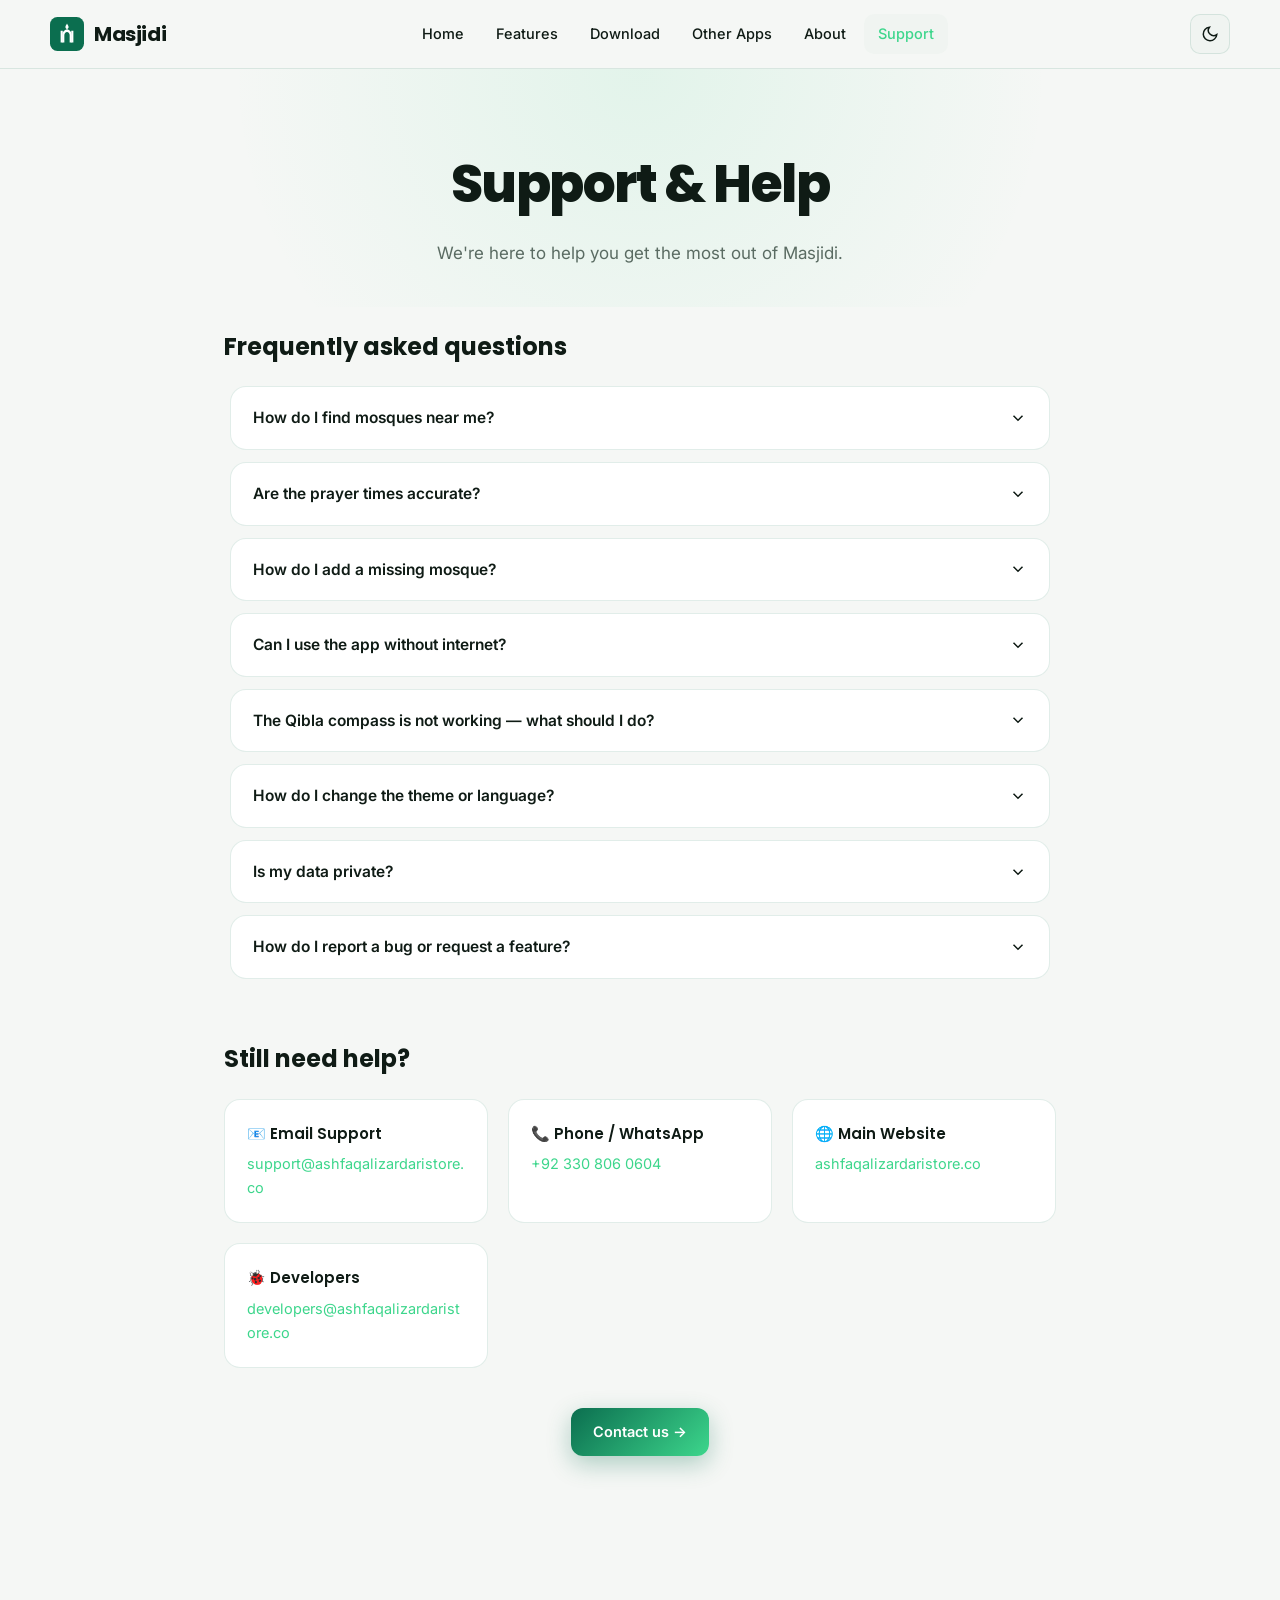
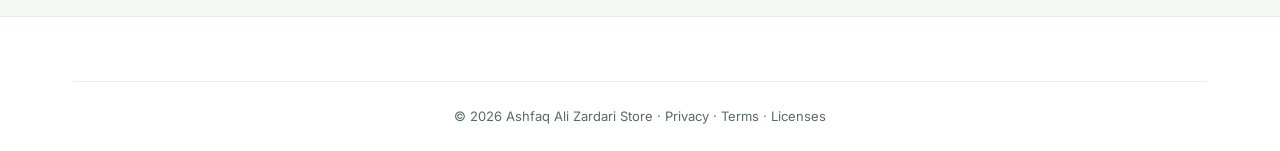
<file: support.html>
<!DOCTYPE html>
<html lang="en" data-theme="light">
<head>
<meta charset="UTF-8">
<meta name="viewport" content="width=device-width, initial-scale=1.0">
<title>Support — Masjidi Mosque Finder App | Help & FAQ</title>
<meta name="description" content="Get help with Masjidi. FAQs, troubleshooting, contact information, and support for the free mosque finder app.">
<meta name="keywords" content="masjidi support, mosque finder help, masjidi faq, contact masjidi">
<meta name="theme-color" content="#0B6E4F">
<link rel="canonical" href="https://ashfaqalizardaristoreinc.github.io/masjidi/support.html">
<link rel="icon" type="image/svg+xml" href="assets/favicon.svg">
<link rel="manifest" href="assets/site.webmanifest">
<link rel="preconnect" href="https://fonts.googleapis.com">
<link href="https://fonts.googleapis.com/css2?family=Inter:wght@400;500;600;700&family=Poppins:wght@500;600;700;800&display=swap" rel="stylesheet">
<link rel="stylesheet" href="css/style.css">
</head>
<body>
<header class="site-header">
  <div class="container nav">
    <a href="index.html" class="brand"><svg viewBox="0 0 64 64"><rect width="64" height="64" rx="14" fill="#0B6E4F"/><path fill="#fff" d="M32 12c-1 3-3 4-3 7 0 2 1.3 3.5 3 4-5 1-9 5.5-9 11v14h4V34c0-3.3 2.2-6 5-6s5 2.7 5 6v14h4V34c0-5.5-4-10-9-11 1.7-.5 3-2 3-4 0-3-2-4-3-7z"/><path fill="#fff" d="M20 26h4v22h-4zM40 26h4v22h-4z"/></svg>Masjidi</a>
    <nav class="nav-links"><a href="index.html">Home</a><a href="features.html">Features</a><a href="download.html">Download</a><a href="apps.html">Other Apps</a><a href="about.html">About</a><a href="support.html">Support</a></nav>
    <div class="nav-actions">
      <button class="theme-toggle" type="button" aria-label="Toggle theme"><svg viewBox="0 0 24 24" fill="none" stroke="currentColor" stroke-width="2"><path d="M21 12.79A9 9 0 1 1 11.21 3 7 7 0 0 0 21 12.79z"/></svg></button>
      <button class="hamburger" type="button" aria-label="Menu" aria-expanded="false"><svg width="24" height="24" viewBox="0 0 24 24" fill="none" stroke="currentColor" stroke-width="2"><path d="M3 6h18M3 12h18M3 18h18"/></svg></button>
    </div>
  </div>
</header>

<section class="page-head">
  <div class="container"><h1>Support & Help</h1><p>We're here to help you get the most out of Masjidi.</p></div>
</section>

<section class="section" style="padding-top:20px">
  <div class="container" style="max-width:880px">

    <h2 style="font-family:var(--font-display);font-size:24px;margin-bottom:20px">Frequently asked questions</h2>
    <div class="faq-list">
      <div class="faq-item"><div class="faq-q">How do I find mosques near me?<svg width="18" height="18" viewBox="0 0 24 24" fill="none" stroke="currentColor" stroke-width="2"><path d="M6 9l6 6 6-6"/></svg></div><div class="faq-a"><p>Open the app and allow location permission. The map will automatically show all nearby mosques within a 5 km radius. You can expand the radius or filter by distance in Settings.</p></div></div>

      <div class="faq-item"><div class="faq-q">Are the prayer times accurate?<svg width="18" height="18" viewBox="0 0 24 24" fill="none" stroke="currentColor" stroke-width="2"><path d="M6 9l6 6 6-6"/></svg></div><div class="faq-a"><p>Prayer times are calculated using the AlAdhan API, which is a widely trusted source. Times may differ slightly from your local mosque's announcements because of calculation methods and Juristic school settings. You can change these in Settings → Calculation Method.</p></div></div>

      <div class="faq-item"><div class="faq-q">How do I add a missing mosque?<svg width="18" height="18" viewBox="0 0 24 24" fill="none" stroke="currentColor" stroke-width="2"><path d="M6 9l6 6 6-6"/></svg></div><div class="faq-a"><p>From the map screen, tap the "+" button and fill in the mosque details. Logged-in admins can add directly; regular users can submit suggestions that will be reviewed.</p></div></div>

      <div class="faq-item"><div class="faq-q">Can I use the app without internet?<svg width="18" height="18" viewBox="0 0 24 24" fill="none" stroke="currentColor" stroke-width="2"><path d="M6 9l6 6 6-6"/></svg></div><div class="faq-a"><p>Yes! Mosque data and prayer times are stored locally using SQLite. Map tiles are cached for offline viewing. You'll need internet only for the initial mosque download and for live Qibla compass calibration.</p></div></div>

      <div class="faq-item"><div class="faq-q">The Qibla compass is not working — what should I do?<svg width="18" height="18" viewBox="0 0 24 24" fill="none" stroke="currentColor" stroke-width="2"><path d="M6 9l6 6 6-6"/></svg></div><div class="faq-a"><p>Your device likely needs to be calibrated. Move your phone in a figure-8 pattern a few times to calibrate the magnetometer, then re-open the Qibla screen. Some devices without a magnetometer won't support the compass — in that case, use the numerical degree value displayed.</p></div></div>

      <div class="faq-item"><div class="faq-q">How do I change the theme or language?<svg width="18" height="18" viewBox="0 0 24 24" fill="none" stroke="currentColor" stroke-width="2"><path d="M6 9l6 6 6-6"/></svg></div><div class="faq-a"><p>Go to Settings → Theme to pick Light, Dark, or System Default. Language options (English, Urdu, Arabic) are available in Settings → Language.</p></div></div>

      <div class="faq-item"><div class="faq-q">Is my data private?<svg width="18" height="18" viewBox="0 0 24 24" fill="none" stroke="currentColor" stroke-width="2"><path d="M6 9l6 6 6-6"/></svg></div><div class="faq-a"><p>Absolutely. Masjidi collects no personal data, uses no ads, and stores everything locally on your device. Read our full <a href="privacy.html">Privacy Policy</a>.</p></div></div>

      <div class="faq-item"><div class="faq-q">How do I report a bug or request a feature?<svg width="18" height="18" viewBox="0 0 24 24" fill="none" stroke="currentColor" stroke-width="2"><path d="M6 9l6 6 6-6"/></svg></div><div class="faq-a"><p>Email us at <a href="mailto:support@ashfaqalizardaristore.co">support@ashfaqalizardaristore.co</a> with a clear description (and screenshots if possible). We read every email.</p></div></div>
    </div>

    <h2 style="font-family:var(--font-display);font-size:24px;margin:60px 0 20px">Still need help?</h2>
    <div class="info-grid">
      <div class="info-card"><h4>📧 Email Support</h4><p><a href="mailto:support@ashfaqalizardaristore.co">support@ashfaqalizardaristore.co</a></p></div>
      <div class="info-card"><h4>📞 Phone / WhatsApp</h4><p><a href="tel:+923308060604">+92 330 806 0604</a></p></div>
      <div class="info-card"><h4>🌐 Main Website</h4><p><a href="https://ashfaqalizardaristore.co/" target="_blank" rel="noopener">ashfaqalizardaristore.co</a></p></div>
      <div class="info-card"><h4>🐞 Developers</h4><p><a href="mailto:developers@ashfaqalizardaristore.co">developers@ashfaqalizardaristore.co</a></p></div>
    </div>

    <div style="margin-top:40px;text-align:center">
      <a href="contact.html" class="btn btn-primary">Contact us →</a>
    </div>
  </div>
</section>

<footer class="site-footer">
  <div class="container"><div class="footer-bottom" style="justify-content:center;text-align:center">
    <span>© <span id="year"></span> Ashfaq Ali Zardari Store · <a href="privacy.html">Privacy</a> · <a href="terms.html">Terms</a> · <a href="license.html">Licenses</a></span>
  </div></div>
</footer>
<script src="js/main.js"></script><script>document.getElementById('year').textContent=new Date().getFullYear();</script>
</body>
</html>
</file>
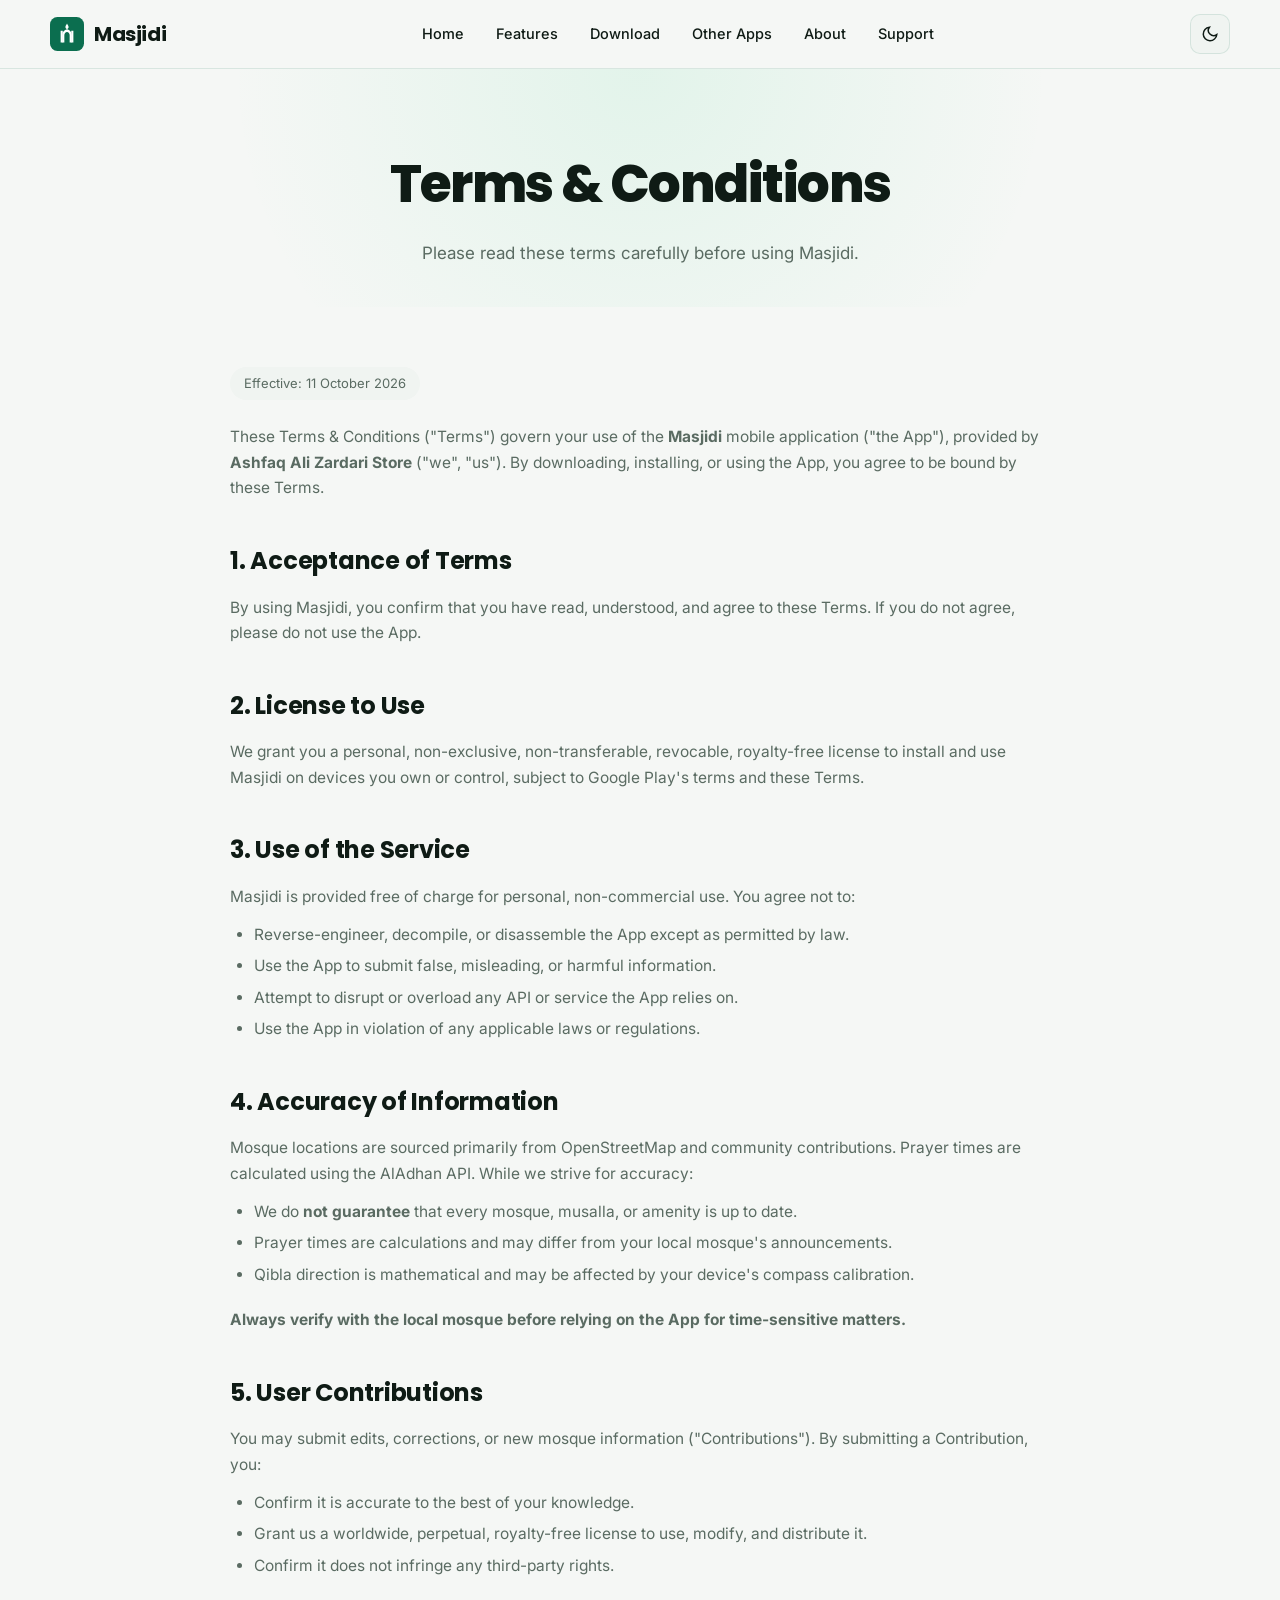
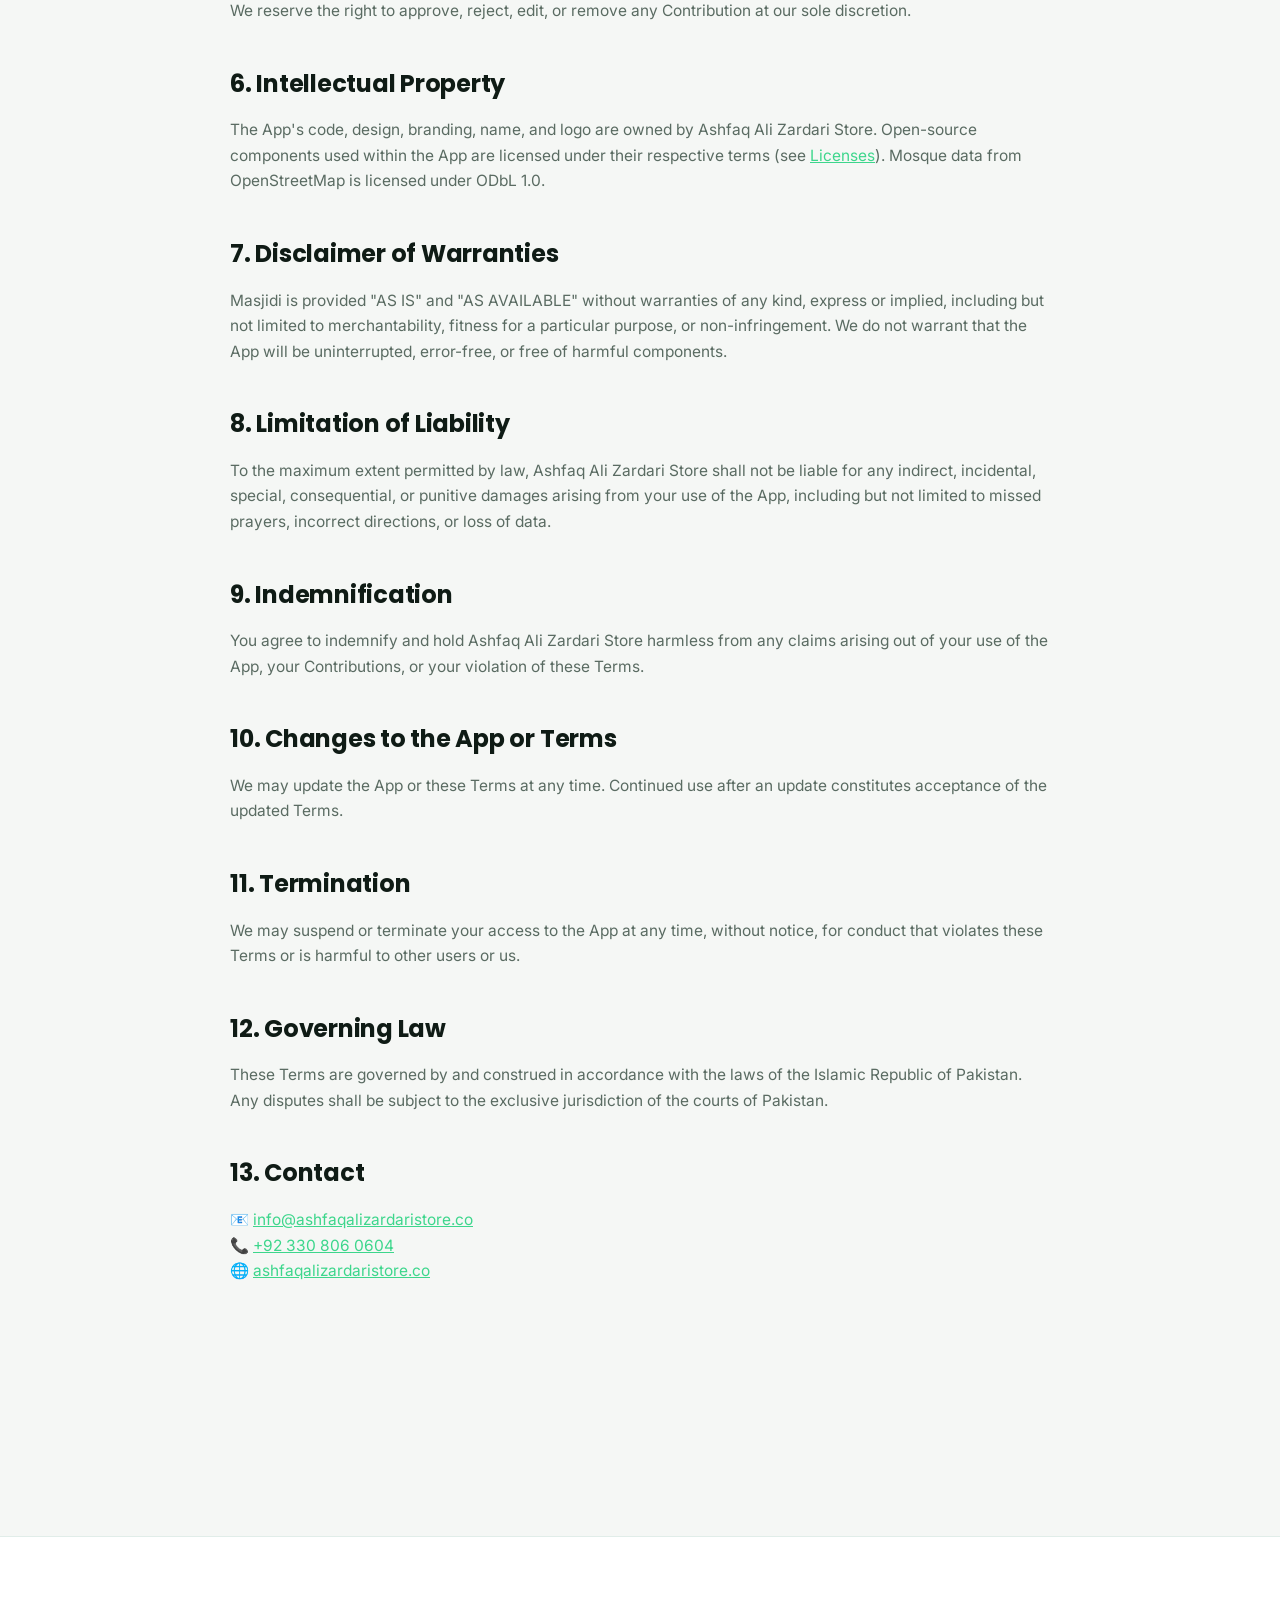
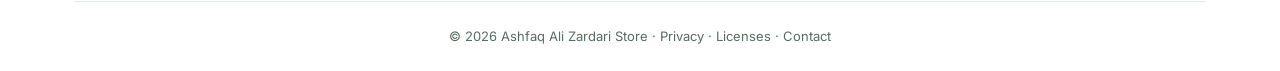
<file: terms.html>
<!DOCTYPE html>
<html lang="en" data-theme="light">
<head>
<meta charset="UTF-8">
<meta name="viewport" content="width=device-width, initial-scale=1.0">
<title>Terms & Conditions — Masjidi Mosque Finder App</title>
<meta name="description" content="Terms and Conditions for using Masjidi, the free offline-first mosque finder app by Ashfaq Ali Zardari Store.">
<meta name="keywords" content="masjidi terms, terms of service, mosque finder app terms">
<meta name="theme-color" content="#0B6E4F">
<link rel="canonical" href="https://ashfaqalizardaristoreinc.github.io/masjidi/terms.html">
<link rel="icon" type="image/svg+xml" href="assets/favicon.svg">
<link rel="manifest" href="assets/site.webmanifest">
<meta property="og:type" content="website">
<meta property="og:title" content="Terms & Conditions — Masjidi">
<meta property="og:url" content="https://ashfaqalizardaristoreinc.github.io/masjidi/terms.html">
<link rel="preconnect" href="https://fonts.googleapis.com">
<link href="https://fonts.googleapis.com/css2?family=Inter:wght@400;500;600;700&family=Poppins:wght@500;600;700;800&display=swap" rel="stylesheet">
<link rel="stylesheet" href="css/style.css">
</head>
<body>
<header class="site-header">
  <div class="container nav">
    <a href="index.html" class="brand"><svg viewBox="0 0 64 64"><rect width="64" height="64" rx="14" fill="#0B6E4F"/><path fill="#fff" d="M32 12c-1 3-3 4-3 7 0 2 1.3 3.5 3 4-5 1-9 5.5-9 11v14h4V34c0-3.3 2.2-6 5-6s5 2.7 5 6v14h4V34c0-5.5-4-10-9-11 1.7-.5 3-2 3-4 0-3-2-4-3-7z"/><path fill="#fff" d="M20 26h4v22h-4zM40 26h4v22h-4z"/></svg>Masjidi</a>
    <nav class="nav-links"><a href="index.html">Home</a><a href="features.html">Features</a><a href="download.html">Download</a><a href="apps.html">Other Apps</a><a href="about.html">About</a><a href="support.html">Support</a></nav>
    <div class="nav-actions">
      <button class="theme-toggle" type="button" aria-label="Toggle theme"><svg viewBox="0 0 24 24" fill="none" stroke="currentColor" stroke-width="2"><path d="M21 12.79A9 9 0 1 1 11.21 3 7 7 0 0 0 21 12.79z"/></svg></button>
      <button class="hamburger" type="button" aria-label="Menu" aria-expanded="false"><svg width="24" height="24" viewBox="0 0 24 24" fill="none" stroke="currentColor" stroke-width="2"><path d="M3 6h18M3 12h18M3 18h18"/></svg></button>
    </div>
  </div>
</header>

<section class="page-head">
  <div class="container"><h1>Terms & Conditions</h1><p>Please read these terms carefully before using Masjidi.</p></div>
</section>

<section class="section" style="padding-top:20px">
  <div class="container content">
    <span class="updated">Effective: 11 October 2026</span>

    <p>These Terms & Conditions ("Terms") govern your use of the <strong>Masjidi</strong> mobile application ("the App"), provided by <strong>Ashfaq Ali Zardari Store</strong> ("we", "us"). By downloading, installing, or using the App, you agree to be bound by these Terms.</p>

    <h2>1. Acceptance of Terms</h2>
    <p>By using Masjidi, you confirm that you have read, understood, and agree to these Terms. If you do not agree, please do not use the App.</p>

    <h2>2. License to Use</h2>
    <p>We grant you a personal, non-exclusive, non-transferable, revocable, royalty-free license to install and use Masjidi on devices you own or control, subject to Google Play's terms and these Terms.</p>

    <h2>3. Use of the Service</h2>
    <p>Masjidi is provided free of charge for personal, non-commercial use. You agree not to:</p>
    <ul>
      <li>Reverse-engineer, decompile, or disassemble the App except as permitted by law.</li>
      <li>Use the App to submit false, misleading, or harmful information.</li>
      <li>Attempt to disrupt or overload any API or service the App relies on.</li>
      <li>Use the App in violation of any applicable laws or regulations.</li>
    </ul>

    <h2>4. Accuracy of Information</h2>
    <p>Mosque locations are sourced primarily from OpenStreetMap and community contributions. Prayer times are calculated using the AlAdhan API. While we strive for accuracy:</p>
    <ul>
      <li>We do <strong>not guarantee</strong> that every mosque, musalla, or amenity is up to date.</li>
      <li>Prayer times are calculations and may differ from your local mosque's announcements.</li>
      <li>Qibla direction is mathematical and may be affected by your device's compass calibration.</li>
    </ul>
    <p><strong>Always verify with the local mosque before relying on the App for time-sensitive matters.</strong></p>

    <h2>5. User Contributions</h2>
    <p>You may submit edits, corrections, or new mosque information ("Contributions"). By submitting a Contribution, you:</p>
    <ul>
      <li>Confirm it is accurate to the best of your knowledge.</li>
      <li>Grant us a worldwide, perpetual, royalty-free license to use, modify, and distribute it.</li>
      <li>Confirm it does not infringe any third-party rights.</li>
    </ul>
    <p>We reserve the right to approve, reject, edit, or remove any Contribution at our sole discretion.</p>

    <h2>6. Intellectual Property</h2>
    <p>The App's code, design, branding, name, and logo are owned by Ashfaq Ali Zardari Store. Open-source components used within the App are licensed under their respective terms (see <a href="license.html">Licenses</a>). Mosque data from OpenStreetMap is licensed under ODbL 1.0.</p>

    <h2>7. Disclaimer of Warranties</h2>
    <p>Masjidi is provided "AS IS" and "AS AVAILABLE" without warranties of any kind, express or implied, including but not limited to merchantability, fitness for a particular purpose, or non-infringement. We do not warrant that the App will be uninterrupted, error-free, or free of harmful components.</p>

    <h2>8. Limitation of Liability</h2>
    <p>To the maximum extent permitted by law, Ashfaq Ali Zardari Store shall not be liable for any indirect, incidental, special, consequential, or punitive damages arising from your use of the App, including but not limited to missed prayers, incorrect directions, or loss of data.</p>

    <h2>9. Indemnification</h2>
    <p>You agree to indemnify and hold Ashfaq Ali Zardari Store harmless from any claims arising out of your use of the App, your Contributions, or your violation of these Terms.</p>

    <h2>10. Changes to the App or Terms</h2>
    <p>We may update the App or these Terms at any time. Continued use after an update constitutes acceptance of the updated Terms.</p>

    <h2>11. Termination</h2>
    <p>We may suspend or terminate your access to the App at any time, without notice, for conduct that violates these Terms or is harmful to other users or us.</p>

    <h2>12. Governing Law</h2>
    <p>These Terms are governed by and construed in accordance with the laws of the Islamic Republic of Pakistan. Any disputes shall be subject to the exclusive jurisdiction of the courts of Pakistan.</p>

    <h2>13. Contact</h2>
    <p>📧 <a href="mailto:info@ashfaqalizardaristore.co">info@ashfaqalizardaristore.co</a><br>
    📞 <a href="tel:+923308060604">+92 330 806 0604</a><br>
    🌐 <a href="https://ashfaqalizardaristore.co/" target="_blank" rel="noopener">ashfaqalizardaristore.co</a></p>
  </div>
</section>

<footer class="site-footer">
  <div class="container"><div class="footer-bottom" style="justify-content:center;text-align:center">
    <span>© <span id="year"></span> Ashfaq Ali Zardari Store · <a href="privacy.html">Privacy</a> · <a href="license.html">Licenses</a> · <a href="contact.html">Contact</a></span>
  </div></div>
</footer>
<script src="js/main.js"></script><script>document.getElementById('year').textContent=new Date().getFullYear();</script>
</body>
</html>
</file>
<file: css/style.css>
/* ============================================================
   Masjidi — Global Stylesheet
   Ashfaq Ali Zardari Store
   ============================================================ */

:root {
  --primary: #0B6E4F;
  --primary-light: #3DD68C;
  --primary-dark: #064A34;
  --accent: #D4A843;
  --accent-light: #F0C55E;

  --bg: #F5F7F5;
  --bg-alt: #FFFFFF;
  --surface: #FFFFFF;
  --surface-2: #F0F4F1;
  --border: rgba(11, 110, 79, 0.12);
  --text: #0F1B15;
  --text-muted: #5A6B62;
  --shadow: 0 4px 24px rgba(11, 110, 79, 0.08);
  --shadow-lg: 0 20px 60px rgba(11, 110, 79, 0.15);

  --radius: 16px;
  --radius-lg: 24px;
  --max-w: 1180px;

  --font: 'Inter', -apple-system, BlinkMacSystemFont, 'Segoe UI', Roboto, sans-serif;
  --font-display: 'Poppins', var(--font);
}

[data-theme="dark"] {
  --bg: #0A1410;
  --bg-alt: #0F1D18;
  --surface: #121F1A;
  --surface-2: #182923;
  --border: rgba(61, 214, 140, 0.15);
  --text: #EAF2EE;
  --text-muted: #9BB0A6;
  --shadow: 0 4px 24px rgba(0, 0, 0, 0.4);
  --shadow-lg: 0 20px 60px rgba(0, 0, 0, 0.55);
}

*, *::before, *::after { box-sizing: border-box; margin: 0; padding: 0; }

html { scroll-behavior: smooth; -webkit-text-size-adjust: 100%; }

body {
  font-family: var(--font);
  background: var(--bg);
  color: var(--text);
  line-height: 1.65;
  -webkit-font-smoothing: antialiased;
  transition: background-color 0.35s ease, color 0.35s ease;
  overflow-x: hidden;
}

a { color: var(--primary-light); text-decoration: none; transition: color 0.2s; }
a:hover { color: var(--accent); }

img, svg { max-width: 100%; display: block; }

/* ---------- Layout ---------- */
.container { max-width: var(--max-w); margin: 0 auto; padding: 0 24px; }

.section { padding: 80px 0; }
.section-sm { padding: 48px 0; }

.section-head { text-align: center; margin-bottom: 56px; }
.section-head .eyebrow {
  display: inline-block;
  font-size: 13px; font-weight: 600; letter-spacing: 0.12em;
  color: var(--primary-light); text-transform: uppercase;
  margin-bottom: 12px;
}
.section-head h2 {
  font-family: var(--font-display);
  font-size: clamp(28px, 4vw, 42px);
  font-weight: 700; line-height: 1.2;
  letter-spacing: -0.02em;
  margin-bottom: 14px;
}
.section-head p {
  color: var(--text-muted); font-size: 17px;
  max-width: 640px; margin: 0 auto;
}

/* ---------- Header ---------- */
.site-header {
  position: sticky; top: 0; z-index: 100;
  background: color-mix(in srgb, var(--bg) 85%, transparent);
  backdrop-filter: saturate(180%) blur(16px);
  -webkit-backdrop-filter: saturate(180%) blur(16px);
  border-bottom: 1px solid var(--border);
}
.nav {
  display: flex; align-items: center; justify-content: space-between;
  gap: 24px; padding: 14px 0;
}
.brand {
  display: flex; align-items: center; gap: 10px;
  font-family: var(--font-display);
  font-weight: 700; font-size: 20px;
  color: var(--text); letter-spacing: -0.02em;
}
.brand svg { width: 34px; height: 34px; }
.brand:hover { color: var(--primary-light); }

.nav-links { display: flex; gap: 4px; align-items: center; }
.nav-links a {
  color: var(--text); font-size: 14.5px; font-weight: 500;
  padding: 8px 14px; border-radius: 10px;
  transition: background 0.2s, color 0.2s;
}
.nav-links a:hover { background: var(--surface-2); color: var(--primary-light); }
.nav-links a.active { color: var(--primary-light); background: var(--surface-2); }

.nav-actions { display: flex; align-items: center; gap: 10px; }

.theme-toggle {
  background: var(--surface-2);
  border: 1px solid var(--border);
  width: 40px; height: 40px; border-radius: 10px;
  display: grid; place-items: center; cursor: pointer;
  color: var(--text); transition: all 0.2s;
}
.theme-toggle:hover { background: var(--surface); color: var(--primary-light); }
.theme-toggle svg { width: 18px; height: 18px; }

.hamburger {
  display: none; background: transparent; border: none;
  cursor: pointer; padding: 8px; color: var(--text);
}

.btn {
  display: inline-flex; align-items: center; gap: 8px;
  padding: 12px 22px; border-radius: 12px;
  font-family: var(--font); font-weight: 600; font-size: 14.5px;
  cursor: pointer; border: none;
  transition: transform 0.15s, box-shadow 0.2s, background 0.2s;
  text-align: center; white-space: nowrap;
}
.btn-primary {
  background: linear-gradient(135deg, var(--primary) 0%, var(--primary-light) 100%);
  color: #fff; box-shadow: 0 8px 24px rgba(11, 110, 79, 0.3);
}
.btn-primary:hover { transform: translateY(-2px); box-shadow: 0 12px 32px rgba(11, 110, 79, 0.4); color: #fff; }
.btn-ghost {
  background: var(--surface); color: var(--text);
  border: 1px solid var(--border);
}
.btn-ghost:hover { background: var(--surface-2); color: var(--primary-light); }
.btn svg { width: 16px; height: 16px; }

/* ---------- Hero ---------- */
.hero {
  position: relative; overflow: hidden;
  padding: 80px 0 100px;
  background:
    radial-gradient(circle at 20% 20%, rgba(61, 214, 140, 0.15), transparent 45%),
    radial-gradient(circle at 80% 60%, rgba(212, 168, 67, 0.12), transparent 45%);
}
.hero-grid {
  display: grid; grid-template-columns: 1.1fr 1fr;
  gap: 60px; align-items: center;
}
.hero-badge {
  display: inline-flex; align-items: center; gap: 8px;
  padding: 8px 16px; border-radius: 999px;
  background: var(--surface); border: 1px solid var(--border);
  font-size: 13px; font-weight: 600; color: var(--primary-light);
  margin-bottom: 24px;
}
.hero-badge .dot {
  width: 8px; height: 8px; border-radius: 50%;
  background: var(--primary-light);
  box-shadow: 0 0 12px var(--primary-light);
  animation: pulse 2s infinite;
}
@keyframes pulse { 0%, 100% { opacity: 1; } 50% { opacity: 0.4; } }

.hero h1 {
  font-family: var(--font-display);
  font-size: clamp(36px, 5.5vw, 64px);
  font-weight: 800; line-height: 1.08;
  letter-spacing: -0.03em; margin-bottom: 22px;
}
.hero h1 .grad {
  background: linear-gradient(135deg, var(--primary-light), var(--accent));
  -webkit-background-clip: text; background-clip: text;
  color: transparent;
}
.hero p.lead {
  font-size: 18px; color: var(--text-muted);
  margin-bottom: 32px; max-width: 540px;
}
.hero-cta { display: flex; flex-wrap: wrap; gap: 12px; margin-bottom: 32px; }
.hero-stats {
  display: flex; gap: 32px; flex-wrap: wrap;
  padding-top: 24px; border-top: 1px solid var(--border);
}
.hero-stats .stat b {
  display: block; font-family: var(--font-display);
  font-size: 26px; font-weight: 700; color: var(--primary-light);
}
.hero-stats .stat span { font-size: 13px; color: var(--text-muted); }

/* Phone mockup */
.phone-wrap { display: flex; justify-content: center; position: relative; }
.phone {
  width: 300px; height: 610px;
  border-radius: 44px;
  background: #000;
  padding: 12px;
  box-shadow: var(--shadow-lg), 0 0 0 2px rgba(255,255,255,0.05) inset;
  position: relative;
  animation: float 6s ease-in-out infinite;
}
@keyframes float { 0%, 100% { transform: translateY(0); } 50% { transform: translateY(-14px); } }
.phone-screen {
  width: 100%; height: 100%;
  border-radius: 34px; overflow: hidden;
  background: linear-gradient(160deg, #0B6E4F 0%, #064A34 100%);
  position: relative;
}
.phone-notch {
  position: absolute; top: 12px; left: 50%;
  transform: translateX(-50%);
  width: 90px; height: 22px; border-radius: 999px;
  background: #000; z-index: 3;
}
.phone-screen img { width: 100%; height: 100%; object-fit: cover; }
.phone-placeholder {
  position: absolute; inset: 0;
  display: grid; place-items: center;
  color: #fff; text-align: center; padding: 40px 20px;
}
.phone-placeholder svg { width: 80px; height: 80px; margin-bottom: 16px; opacity: 0.9; }
.phone-placeholder h3 { font-family: var(--font-display); font-size: 20px; margin-bottom: 6px; }
.phone-placeholder p { font-size: 13px; opacity: 0.7; }

/* ---------- Features Grid ---------- */
.features-grid {
  display: grid;
  grid-template-columns: repeat(auto-fit, minmax(280px, 1fr));
  gap: 20px;
}
.feature-card {
  background: var(--surface);
  border: 1px solid var(--border);
  border-radius: var(--radius-lg);
  padding: 28px;
  transition: transform 0.3s, box-shadow 0.3s, border-color 0.3s;
}
.feature-card:hover {
  transform: translateY(-6px);
  box-shadow: var(--shadow-lg);
  border-color: var(--primary-light);
}
.feature-icon {
  width: 52px; height: 52px; border-radius: 14px;
  display: grid; place-items: center;
  background: linear-gradient(135deg, rgba(11,110,79,0.12), rgba(61,214,140,0.15));
  color: var(--primary-light);
  margin-bottom: 18px;
}
.feature-icon svg { width: 26px; height: 26px; }
.feature-card h3 {
  font-family: var(--font-display);
  font-size: 18px; font-weight: 600; margin-bottom: 8px;
}
.feature-card p { font-size: 14.5px; color: var(--text-muted); }

/* ---------- Screenshots ---------- */
.shots-scroll {
  display: flex; gap: 22px; overflow-x: auto;
  padding: 8px 4px 24px;
  scroll-snap-type: x mandatory;
  scrollbar-width: thin;
}
.shots-scroll::-webkit-scrollbar { height: 8px; }
.shots-scroll::-webkit-scrollbar-thumb {
  background: var(--border); border-radius: 4px;
}
.shot {
  flex: 0 0 260px;
  height: 520px; border-radius: 28px;
  background: var(--surface-2);
  border: 1px solid var(--border);
  scroll-snap-align: start;
  overflow: hidden; position: relative;
  box-shadow: var(--shadow);
  transition: transform 0.3s;
}
.shot:hover { transform: translateY(-6px); }
.shot img { width: 100%; height: 100%; object-fit: cover; }
.shot-label {
  position: absolute; bottom: 16px; left: 16px; right: 16px;
  background: rgba(0,0,0,0.65); backdrop-filter: blur(8px);
  color: #fff; padding: 8px 14px; border-radius: 10px;
  font-size: 13px; font-weight: 500; text-align: center;
}
.shot-placeholder {
  position: absolute; inset: 0;
  display: grid; place-items: center; padding: 24px;
  text-align: center; color: var(--text-muted);
}

/* ---------- Apps Grid (other apps) ---------- */
.apps-grid {
  display: grid;
  grid-template-columns: repeat(auto-fit, minmax(280px, 1fr));
  gap: 22px;
}
.app-card {
  background: var(--surface);
  border: 1px solid var(--border);
  border-radius: var(--radius-lg);
  padding: 24px;
  display: flex; flex-direction: column;
  transition: transform 0.3s, box-shadow 0.3s;
}
.app-card:hover { transform: translateY(-6px); box-shadow: var(--shadow-lg); }
.app-icon {
  width: 60px; height: 60px; border-radius: 16px;
  background: linear-gradient(135deg, var(--primary), var(--primary-light));
  display: grid; place-items: center;
  color: #fff; margin-bottom: 16px;
  font-family: var(--font-display); font-weight: 700; font-size: 24px;
}
.app-card h3 {
  font-family: var(--font-display); font-size: 18px;
  font-weight: 600; margin-bottom: 8px;
}
.app-card p {
  font-size: 14px; color: var(--text-muted);
  margin-bottom: 18px; flex: 1;
}
.app-card .app-links { display: flex; gap: 10px; flex-wrap: wrap; }
.app-card .btn { padding: 9px 16px; font-size: 13px; border-radius: 10px; }

/* ---------- CTA Section ---------- */
.cta {
  background: linear-gradient(135deg, var(--primary) 0%, var(--primary-dark) 100%);
  border-radius: var(--radius-lg);
  padding: 64px 40px;
  text-align: center; color: #fff;
  position: relative; overflow: hidden;
}
.cta::before {
  content: ''; position: absolute; inset: 0;
  background: radial-gradient(circle at 30% 30%, rgba(212,168,67,0.2), transparent 50%),
              radial-gradient(circle at 70% 70%, rgba(61,214,140,0.15), transparent 50%);
}
.cta > * { position: relative; }
.cta h2 {
  font-family: var(--font-display); font-size: clamp(26px, 4vw, 38px);
  font-weight: 700; margin-bottom: 12px; letter-spacing: -0.02em;
}
.cta p { opacity: 0.85; margin-bottom: 28px; font-size: 16px; }
.cta .btn-primary {
  background: #fff; color: var(--primary-dark);
  box-shadow: 0 10px 30px rgba(0,0,0,0.2);
}
.cta .btn-primary:hover { color: var(--primary-dark); }
.cta .btn-ghost { background: rgba(255,255,255,0.1); color: #fff; border-color: rgba(255,255,255,0.25); }
.cta .btn-ghost:hover { background: rgba(255,255,255,0.2); color: #fff; }

/* ---------- Footer ---------- */
.site-footer {
  background: var(--bg-alt);
  border-top: 1px solid var(--border);
  margin-top: 80px; padding: 64px 0 24px;
}
.footer-grid {
  display: grid;
  grid-template-columns: 1.5fr 1fr 1fr 1fr;
  gap: 48px; margin-bottom: 48px;
}
.footer-brand { max-width: 340px; }
.footer-brand .brand { margin-bottom: 16px; }
.footer-brand p { color: var(--text-muted); font-size: 14px; margin-bottom: 20px; }
.social { display: flex; gap: 10px; flex-wrap: wrap; }
.social a {
  width: 38px; height: 38px; border-radius: 10px;
  display: grid; place-items: center;
  background: var(--surface); border: 1px solid var(--border);
  color: var(--text-muted); transition: all 0.2s;
}
.social a:hover { background: var(--primary); color: #fff; border-color: var(--primary); transform: translateY(-2px); }
.social svg { width: 16px; height: 16px; }

.footer-col h4 {
  font-family: var(--font-display); font-size: 14px;
  font-weight: 600; text-transform: uppercase;
  letter-spacing: 0.08em; margin-bottom: 18px;
  color: var(--text);
}
.footer-col ul { list-style: none; }
.footer-col li { margin-bottom: 10px; }
.footer-col a {
  color: var(--text-muted); font-size: 14px;
}
.footer-col a:hover { color: var(--primary-light); }

.footer-bottom {
  padding-top: 24px; border-top: 1px solid var(--border);
  display: flex; justify-content: space-between; flex-wrap: wrap;
  gap: 12px; font-size: 13px; color: var(--text-muted);
}
.footer-bottom a { color: var(--text-muted); }

/* ---------- Page Header ---------- */
.page-head {
  padding: 72px 0 40px;
  text-align: center;
  background: radial-gradient(circle at 50% 0%, rgba(61, 214, 140, 0.1), transparent 60%);
}
.page-head h1 {
  font-family: var(--font-display);
  font-size: clamp(32px, 5vw, 52px);
  font-weight: 800; letter-spacing: -0.03em; margin-bottom: 12px;
}
.page-head p { color: var(--text-muted); font-size: 17px; max-width: 640px; margin: 0 auto; }

/* ---------- Content (Privacy/Terms/etc) ---------- */
.content {
  max-width: 820px; margin: 0 auto;
  padding: 40px 0 80px;
}
.content h2 {
  font-family: var(--font-display); font-size: 24px;
  font-weight: 700; margin: 40px 0 14px; letter-spacing: -0.01em;
}
.content h2:first-child { margin-top: 0; }
.content h3 {
  font-family: var(--font-display); font-size: 18px;
  font-weight: 600; margin: 28px 0 10px;
}
.content p, .content li {
  color: var(--text-muted); font-size: 15.5px;
  margin-bottom: 12px;
}
.content ul, .content ol { margin: 12px 0 20px 24px; }
.content li { margin-bottom: 6px; }
.content a { color: var(--primary-light); text-decoration: underline; }
.content code {
  background: var(--surface-2); padding: 2px 8px;
  border-radius: 6px; font-size: 13.5px;
  font-family: 'SF Mono', Menlo, Consolas, monospace;
}
.content .updated {
  display: inline-block; padding: 6px 14px;
  background: var(--surface-2); border-radius: 999px;
  font-size: 13px; color: var(--text-muted); margin-bottom: 24px;
}
.content .callout {
  background: var(--surface-2); border-left: 4px solid var(--primary-light);
  padding: 16px 20px; border-radius: 10px; margin: 24px 0;
}
.content .callout p:last-child { margin-bottom: 0; }

/* ---------- Contact ---------- */
.contact-grid {
  display: grid; grid-template-columns: 1fr 1fr;
  gap: 32px; max-width: 1000px; margin: 0 auto;
}
.contact-cards { display: flex; flex-direction: column; gap: 12px; }
.contact-card {
  display: flex; align-items: center; gap: 14px;
  padding: 18px; border-radius: var(--radius);
  background: var(--surface); border: 1px solid var(--border);
  transition: all 0.2s;
}
.contact-card:hover { border-color: var(--primary-light); transform: translateX(4px); }
.contact-card .ico {
  width: 44px; height: 44px; border-radius: 12px;
  display: grid; place-items: center; flex-shrink: 0;
  background: linear-gradient(135deg, rgba(11,110,79,0.1), rgba(61,214,140,0.15));
  color: var(--primary-light);
}
.contact-card .ico svg { width: 20px; height: 20px; }
.contact-card h4 { font-size: 14.5px; font-weight: 600; margin-bottom: 2px; }
.contact-card p { font-size: 14px; color: var(--text-muted); word-break: break-word; }

.contact-form {
  background: var(--surface); border: 1px solid var(--border);
  border-radius: var(--radius-lg); padding: 28px;
}
.contact-form label {
  display: block; font-size: 13.5px; font-weight: 500;
  margin-bottom: 6px; color: var(--text);
}
.contact-form input, .contact-form textarea {
  width: 100%; padding: 12px 14px; margin-bottom: 16px;
  border-radius: 10px; border: 1px solid var(--border);
  background: var(--bg); color: var(--text);
  font-family: var(--font); font-size: 14.5px;
  transition: border 0.2s, box-shadow 0.2s;
}
.contact-form input:focus, .contact-form textarea:focus {
  outline: none; border-color: var(--primary-light);
  box-shadow: 0 0 0 3px rgba(61, 214, 140, 0.15);
}
.contact-form textarea { min-height: 120px; resize: vertical; }

/* ---------- FAQ ---------- */
.faq-list { max-width: 820px; margin: 0 auto; }
.faq-item {
  background: var(--surface); border: 1px solid var(--border);
  border-radius: var(--radius); margin-bottom: 12px;
  overflow: hidden;
}
.faq-q {
  padding: 18px 22px; cursor: pointer;
  display: flex; justify-content: space-between; align-items: center;
  font-weight: 600; font-size: 15.5px;
  user-select: none;
}
.faq-q:hover { background: var(--surface-2); }
.faq-q svg { transition: transform 0.25s; flex-shrink: 0; }
.faq-item.open .faq-q svg { transform: rotate(180deg); }
.faq-a {
  max-height: 0; overflow: hidden;
  transition: max-height 0.3s ease, padding 0.3s ease;
  padding: 0 22px;
  color: var(--text-muted); font-size: 14.5px;
}
.faq-item.open .faq-a { max-height: 400px; padding: 0 22px 18px; }

/* ---------- Info Grid (About/Company) ---------- */
.info-grid {
  display: grid; grid-template-columns: repeat(auto-fit, minmax(240px, 1fr));
  gap: 20px;
}
.info-card {
  background: var(--surface); border: 1px solid var(--border);
  border-radius: var(--radius); padding: 22px;
}
.info-card h4 {
  font-family: var(--font-display); font-size: 15px;
  font-weight: 600; margin-bottom: 6px;
}
.info-card p, .info-card a { font-size: 14.5px; color: var(--text-muted); word-break: break-word; }
.info-card a { color: var(--primary-light); }

/* ---------- Mobile ---------- */
@media (max-width: 900px) {
  .hero-grid { grid-template-columns: 1fr; gap: 48px; }
  .phone-wrap { order: -1; }
  .phone { width: 260px; height: 530px; }
  .footer-grid { grid-template-columns: 1fr 1fr; gap: 32px; }
  .contact-grid { grid-template-columns: 1fr; }
}

@media (max-width: 700px) {
  .nav-links {
    display: none; position: absolute;
    top: 100%; left: 0; right: 0;
    flex-direction: column; align-items: stretch;
    background: var(--bg-alt); border-bottom: 1px solid var(--border);
    padding: 12px; gap: 4px; box-shadow: var(--shadow);
  }
  .nav-links.open { display: flex; }
  .nav-links a { padding: 12px 16px; }
  .hamburger { display: grid; place-items: center; }
  .section { padding: 56px 0; }
  .hero { padding: 48px 0 64px; }
  .footer-grid { grid-template-columns: 1fr; gap: 32px; }
  .footer-bottom { flex-direction: column; text-align: center; }
  .cta { padding: 44px 24px; }
  .content h2 { font-size: 20px; }
}
</file>
